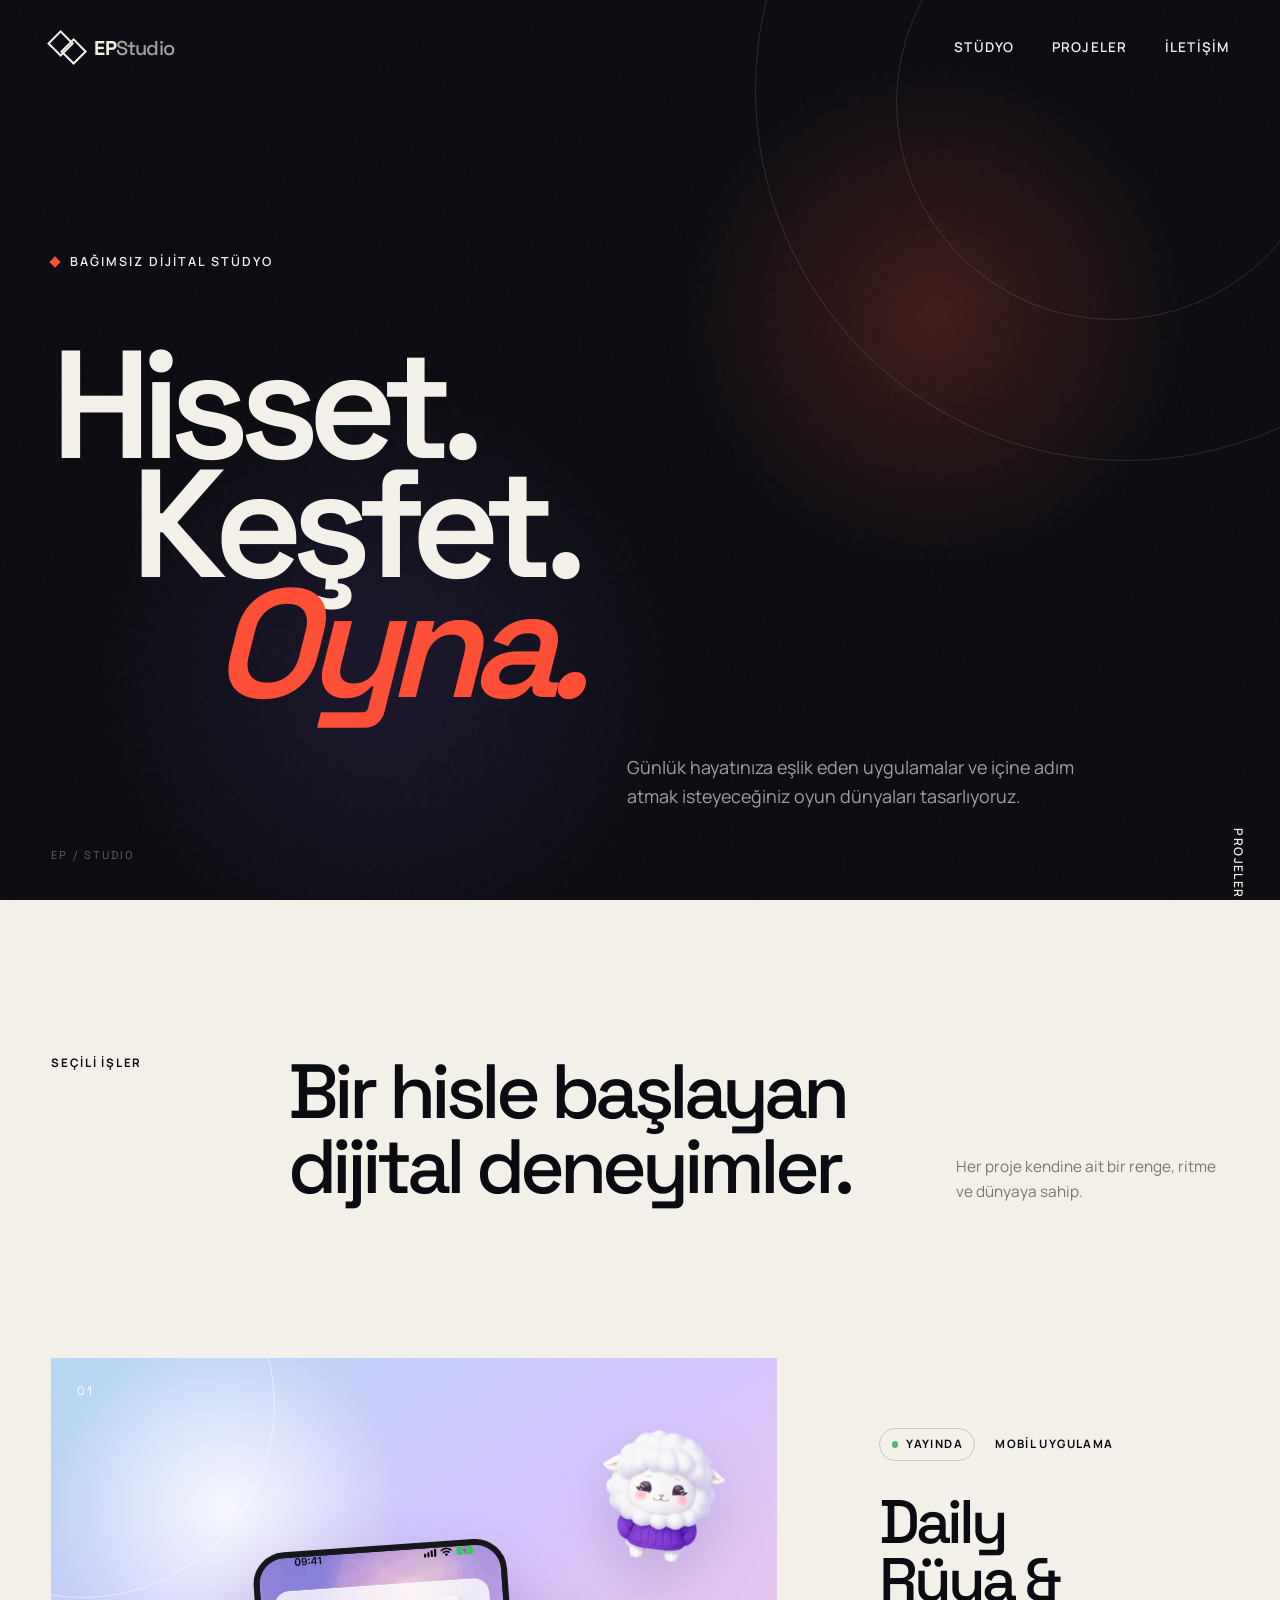
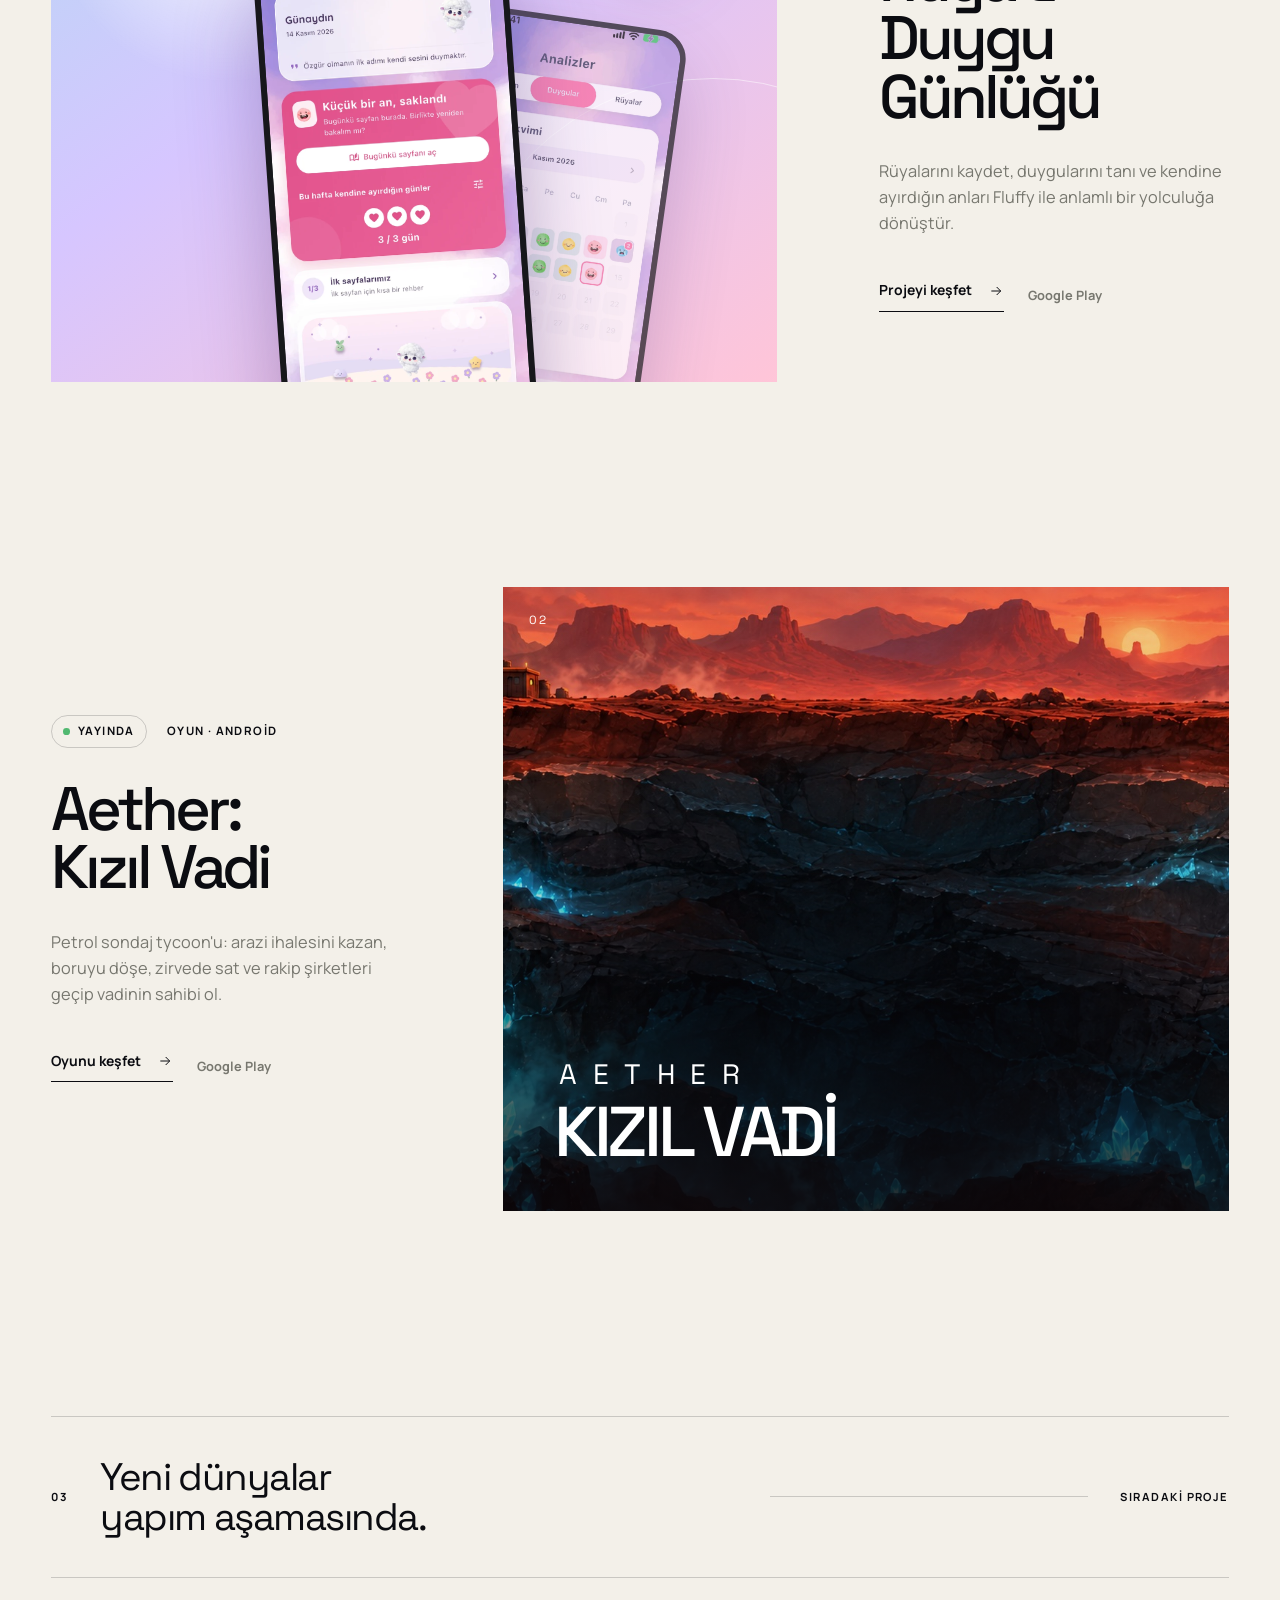
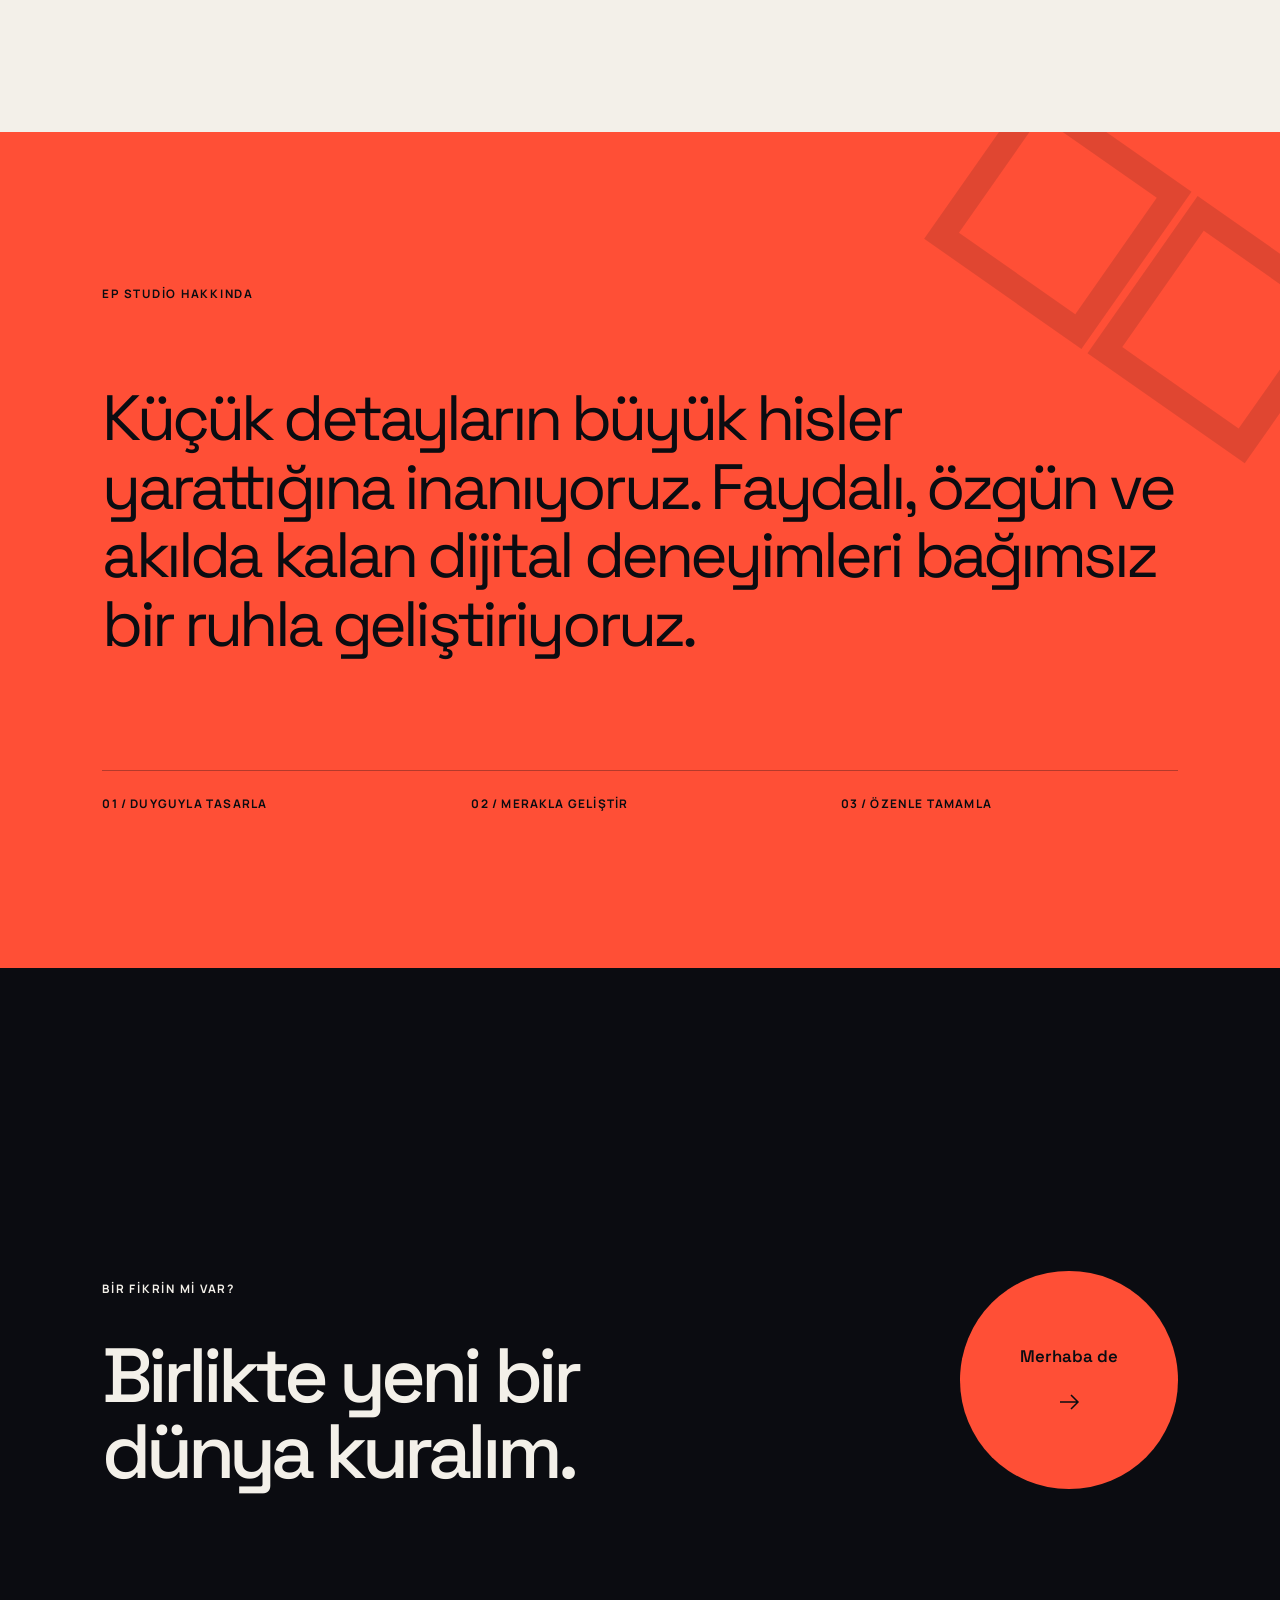
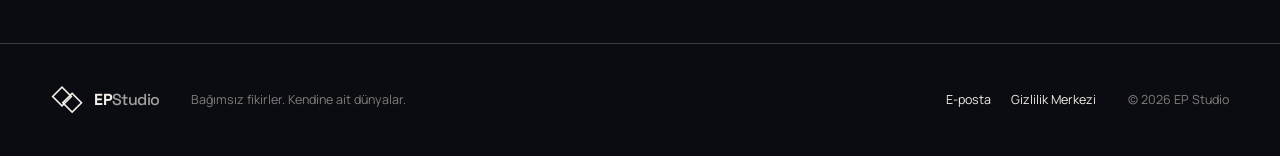
<file: index.html>
<!doctype html>
<html lang="tr">
  <head>
    <meta charset="UTF-8" />
    <meta name="viewport" content="width=device-width, initial-scale=1" />
    <meta name="theme-color" content="#08090d" />
    <meta name="description" content="EP Studio; duygulara dokunan uygulamalar ve keşfedilecek yeni dünyalar tasarlayan bağımsız bir dijital stüdyo." />
    <title>EP Studio — Hisset. Keşfet. Oyna.</title>
    <link rel="canonical" href="https://epstudios.com.tr/" />
    <meta property="og:type" content="website" />
    <meta property="og:site_name" content="EP Studio" />
    <meta property="og:locale" content="tr_TR" />
    <meta property="og:title" content="EP Studio — Hisset. Keşfet. Oyna." />
    <meta property="og:description" content="Duygulara dokunan uygulamalar ve keşfedilecek yeni dünyalar tasarlayan bağımsız bir dijital stüdyo." />
    <meta property="og:url" content="https://epstudios.com.tr/" />
    <meta property="og:image" content="https://epstudios.com.tr/images/daily/og-daily.jpg" />
    <meta name="twitter:card" content="summary_large_image" />
    <script type="application/ld+json">
      {"@context":"https://schema.org","@type":"Organization","name":"EP Studio","url":"https://epstudios.com.tr/","email":"epstudios.dev@gmail.com"}
    </script>
    <link rel="icon" type="image/svg+xml" href="./assets/favicon.svg" />
    <link rel="preconnect" href="https://fonts.googleapis.com" />
    <link rel="preconnect" href="https://fonts.gstatic.com" crossorigin />
    <link href="https://fonts.googleapis.com/css2?family=Manrope:wght@400;500;600;700;800&amp;family=Space+Grotesk:wght@500;600;700&amp;display=swap" rel="stylesheet" />
    <link rel="stylesheet" href="./assets/css/site.css?v=20261121" />
  </head>
  <body class="home-page">
    <a class="skip-link" href="#work">İçeriğe geç</a>

    <header class="site-header" data-header>
      <a class="brand" href="./" aria-label="EP Studio ana sayfa">
        <span class="brand-mark" aria-hidden="true"><i></i><i></i></span>
        <span>EP<span>Studio</span></span>
      </a>
      <button class="menu-button" type="button" aria-label="Menüyü aç" aria-expanded="false" data-menu-button>
        <span></span><span></span>
      </button>
      <nav class="site-nav" aria-label="Ana menü" data-nav>
        <a href="#studio">Stüdyo</a>
        <a href="#work">Projeler</a>
        <a href="#contact">İletişim</a>
      </nav>
    </header>

    <main>
      <section class="studio-hero" id="studio">
        <div class="hero-grain" aria-hidden="true"></div>
        <div class="hero-orbit orbit-one" aria-hidden="true"></div>
        <div class="hero-orbit orbit-two" aria-hidden="true"></div>
        <div class="hero-kicker reveal"><span></span>Bağımsız dijital stüdyo</div>

        <div class="hero-copy reveal">
          <h1>
            <span>Hisset.</span>
            <span>Keşfet.</span>
            <span class="accent-word">Oyna.</span>
          </h1>
          <p>Günlük hayatınıza eşlik eden uygulamalar ve içine adım atmak isteyeceğiniz oyun dünyaları tasarlıyoruz.</p>
        </div>

        <a class="scroll-cue" href="#work" aria-label="Projeleri gör">
          <span>Projelerimiz</span>
          <svg viewBox="0 0 24 24" aria-hidden="true"><path d="M12 4v15M6 13l6 6 6-6" /></svg>
        </a>
        <div class="hero-index" aria-hidden="true">EP / STUDIO</div>
      </section>

      <section class="work-section" id="work">
        <div class="section-intro reveal">
          <p class="eyebrow">Seçili işler</p>
          <h2>Bir hisle başlayan<br />dijital deneyimler.</h2>
          <p class="section-note">Her proje kendine ait bir renge, ritme ve dünyaya sahip.</p>
        </div>

        <div class="project-list">
          <article class="project project-dream reveal">
            <a class="project-visual" href="./uygulamalar/ruya-gunlugu/" aria-label="Daily — Rüya Günlüğü ve Duygu Takibi detaylarını gör">
              <div class="dream-backdrop"></div>
              <div class="dream-bloom dream-bloom-one"></div>
              <div class="dream-bloom dream-bloom-two"></div>
              <div class="phone-shell phone-back" aria-hidden="true"><img src="./images/daily/hero-analytics.webp" alt="" /></div>
              <div class="phone-shell phone-front"><img src="./images/daily/hero-home.webp" alt="Daily rüya ve duygu günlüğü uygulamasının ana ekranı" /></div>
              <img class="dream-mascot" src="./images/mascots/dream.png" alt="" aria-hidden="true" />
              <span class="project-number">01</span>
            </a>

            <div class="project-copy">
              <div class="project-meta">
                <span class="status status-live"><i></i>Yayında</span>
                <span>Mobil uygulama</span>
              </div>
              <h3>Daily<br />Rüya &amp; Duygu Günlüğü</h3>
              <p>Rüyalarını kaydet, duygularını tanı ve kendine ayırdığın anları Fluffy ile anlamlı bir yolculuğa dönüştür.</p>
              <div class="project-actions">
                <a class="text-link" href="./uygulamalar/ruya-gunlugu/">
                  Projeyi keşfet
                  <svg viewBox="0 0 24 24" aria-hidden="true"><path d="M5 12h14M13 6l6 6-6 6" /></svg>
                </a>
                <a class="store-link" href="https://play.google.com/store/apps/details?id=com.epstudios.emotionjourney" target="_blank" rel="noopener noreferrer">Google Play</a>
              </div>
            </div>
          </article>

          <article class="project project-aether reveal">
            <a class="project-visual" href="./oyunlar/aether-kizil-vadi/" aria-label="Aether: Kızıl Vadi oyun sayfasını gör">
              <img class="aether-art" src="./assets/images/aether-menu-background.jpg" alt="Aether: Kızıl Vadi oyununun sondaj kuleleri ve vadisi" />
              <div class="aether-overlay"></div>
              <div class="aether-title" aria-hidden="true"><small>AETHER</small><strong>KIZIL VADİ</strong></div>
              <span class="project-number">02</span>
            </a>

            <div class="project-copy">
              <div class="project-meta">
                <span class="status status-live"><i></i>Yayında</span>
                <span>Oyun · Android</span>
              </div>
              <h3>Aether:<br />Kızıl Vadi</h3>
              <p>Petrol sondaj tycoon'u: arazi ihalesini kazan, boruyu döşe, zirvede sat ve rakip şirketleri geçip vadinin sahibi ol.</p>
              <div class="project-actions">
                <a class="text-link" href="./oyunlar/aether-kizil-vadi/">
                  Oyunu keşfet
                  <svg viewBox="0 0 24 24" aria-hidden="true"><path d="M5 12h14M13 6l6 6-6 6" /></svg>
                </a>
                <a class="store-link" href="https://play.google.com/store/apps/details?id=com.epstudios.aethertycoon" target="_blank" rel="noopener noreferrer">Google Play</a>
              </div>
            </div>
          </article>
        </div>

        <div class="future-row reveal" aria-label="Gelecek projeler">
          <span>03</span>
          <p>Yeni dünyalar<br />yapım aşamasında.</p>
          <span class="future-line"></span>
          <span class="future-label">Sıradaki proje</span>
        </div>
      </section>

      <section class="manifesto-section">
        <div class="manifesto-mark" aria-hidden="true"><i></i><i></i></div>
        <p class="eyebrow reveal">EP Studio hakkında</p>
        <p class="manifesto-copy reveal">Küçük detayların büyük hisler yarattığına inanıyoruz. Faydalı, özgün ve akılda kalan dijital deneyimleri bağımsız bir ruhla geliştiriyoruz.</p>
        <div class="principles reveal">
          <span>01 / Duyguyla tasarla</span>
          <span>02 / Merakla geliştir</span>
          <span>03 / Özenle tamamla</span>
        </div>
      </section>

      <section class="contact-section" id="contact">
        <div class="contact-copy reveal">
          <p class="eyebrow">Bir fikrin mi var?</p>
          <h2>Birlikte yeni bir<br />dünya kuralım.</h2>
        </div>
        <a class="contact-button reveal" href="mailto:epstudios.dev@gmail.com">
          <span>Merhaba de</span>
          <svg viewBox="0 0 32 32" aria-hidden="true"><path d="M7 16h18M18 9l7 7-7 7" /></svg>
        </a>
      </section>
    </main>

    <footer class="site-footer">
      <a class="brand brand-footer" href="./" aria-label="EP Studio ana sayfa">
        <span class="brand-mark" aria-hidden="true"><i></i><i></i></span>
        <span>EP<span>Studio</span></span>
      </a>
      <p>Bağımsız fikirler. Kendine ait dünyalar.</p>
      <div class="footer-links">
        <a href="mailto:epstudios.dev@gmail.com">E-posta</a>
        <a href="./gizlilik/">Gizlilik Merkezi</a>
      </div>
      <span class="copyright">© <span data-year></span> EP Studio</span>
    </footer>

    <script src="./assets/js/site.js?v=20261121" defer></script>
  </body>
</html>
</file>
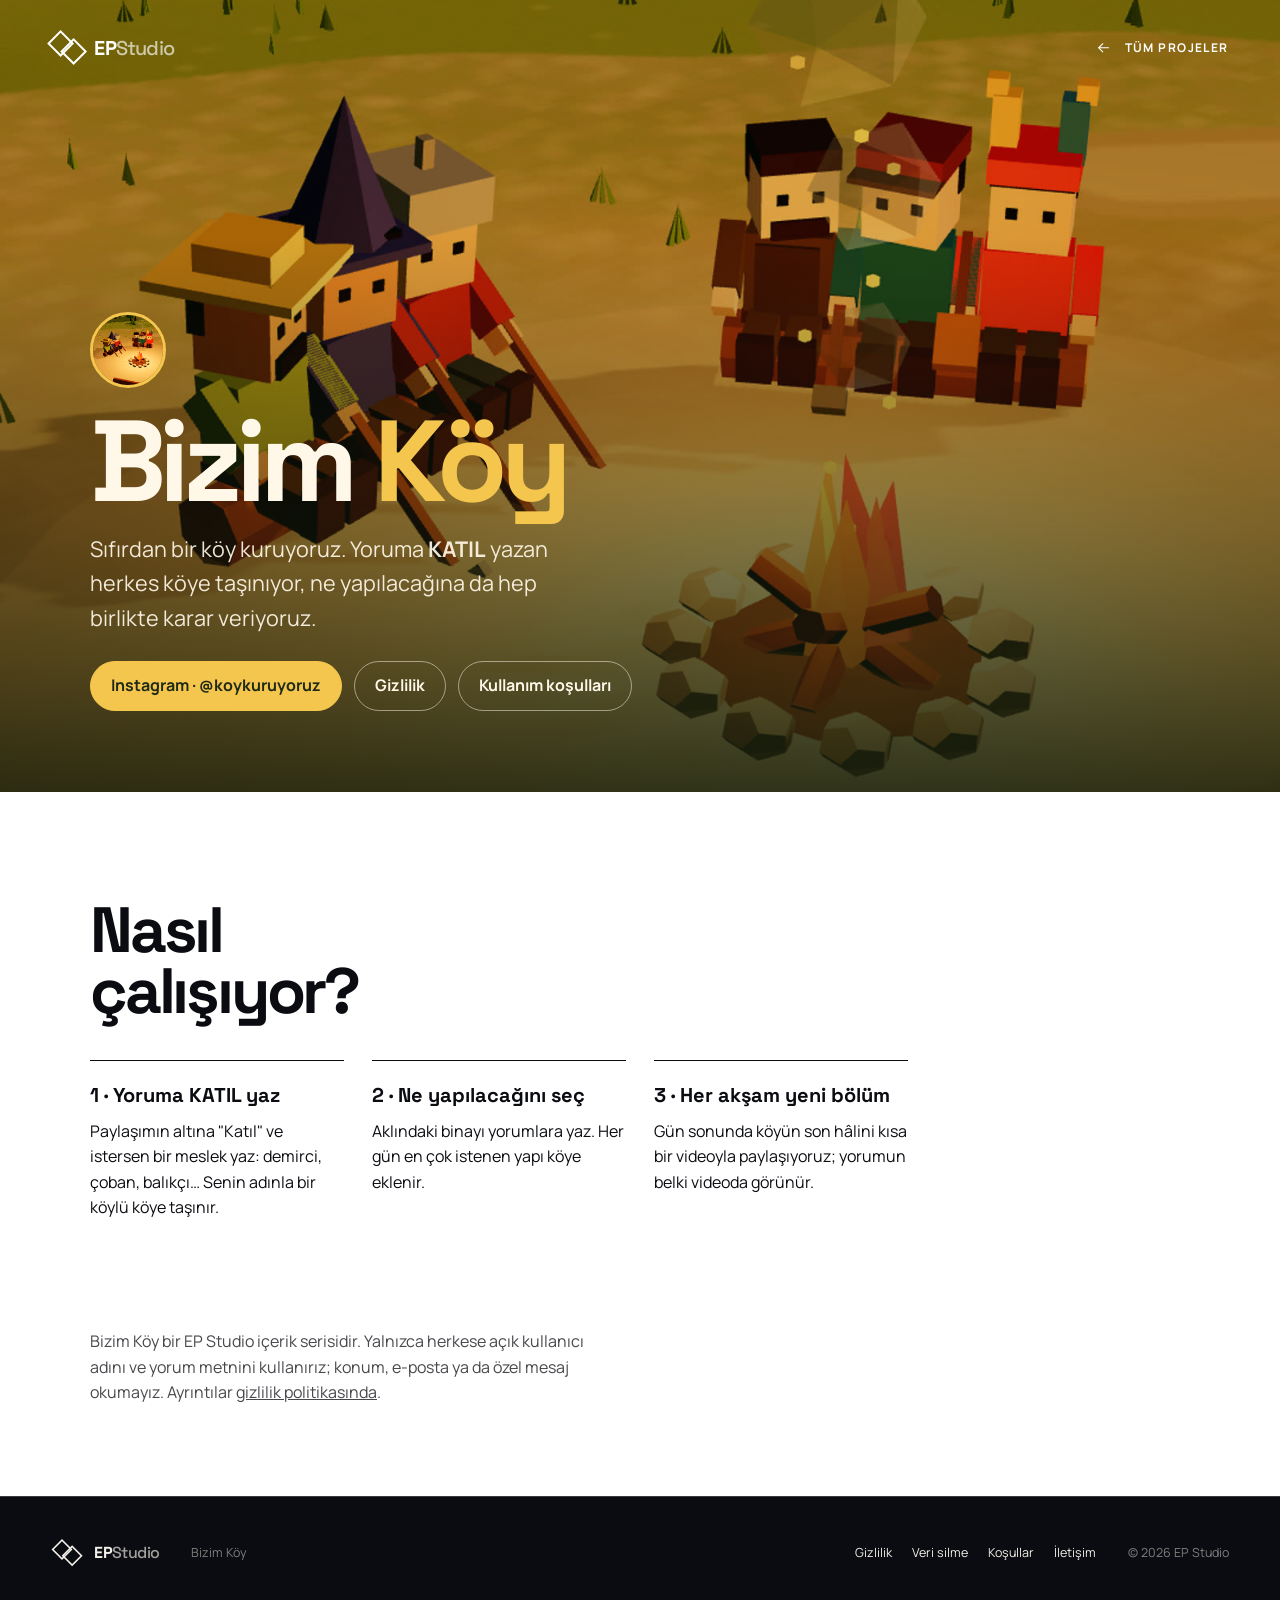
<file: bizim-koy/index.html>
<!doctype html>
<html lang="tr">
  <head>
    <meta charset="UTF-8" />
    <meta name="viewport" content="width=device-width, initial-scale=1" />
    <meta name="theme-color" content="#1f2a16" />
    <meta name="description" content="Bizim Köy — yorumlarla büyüyen bir köy. Yoruma KATIL yaz, köye taşın. EP Studio." />
    <title>Bizim Köy — Yorumlarla büyüyen köy | EP Studio</title>
    <link rel="icon" type="image/png" href="../assets/images/bizim-koy-icon.png" />
    <link rel="preconnect" href="https://fonts.googleapis.com" />
    <link rel="preconnect" href="https://fonts.gstatic.com" crossorigin />
    <link href="https://fonts.googleapis.com/css2?family=Manrope:wght@400;500;600;700;800&amp;family=Space+Grotesk:wght@500;600;700&amp;display=swap" rel="stylesheet" />
    <link rel="stylesheet" href="../assets/css/site.css?v=20261121" />
    <style>
      .koy-hero { position: relative; min-height: 88svh; display: grid; align-items: end; overflow: hidden; background: #1f2a16; color: #fff8e8; }
      .koy-hero img.koy-art { position: absolute; inset: 0; width: 100%; height: 100%; object-fit: cover; object-position: 50% 40%; }
      .koy-hero::after { content: ""; position: absolute; inset: 0; background: linear-gradient(180deg, rgba(20,28,12,.15) 30%, rgba(20,28,12,.88)); }
      .koy-copy { position: relative; z-index: 1; padding: 0 max(20px, calc((100vw - 1100px) / 2)) 9vh; max-width: 1200px; }
      .koy-copy .koy-icon { width: 76px; height: 76px; border-radius: 50%; border: 3px solid #f4c64e; margin-bottom: 22px; }
      .koy-copy h1 { font-family: var(--display); font-size: clamp(3.4rem, 9vw, 8rem); letter-spacing: -.06em; line-height: .9; margin: 0; }
      .koy-copy h1 span { color: #f4c64e; }
      .koy-copy p { font-size: clamp(1.05rem, 2vw, 1.35rem); max-width: 36ch; margin-top: 18px; opacity: .92; }
      .koy-links { display: flex; flex-wrap: wrap; gap: 12px; margin-top: 26px; }
      .koy-links a { border: 1px solid rgba(255,248,232,.5); border-radius: 999px; padding: 11px 20px; font-weight: 700; color: inherit; text-decoration: none; }
      .koy-links a:first-child { background: #f4c64e; border-color: #f4c64e; color: #1f2a16; }
      .koy-how { padding: 12vh max(20px, calc((100vw - 1100px) / 2)); display: grid; gap: 28px; grid-template-columns: repeat(auto-fit, minmax(240px, 1fr)); }
      .koy-how h2 { grid-column: 1 / -1; font-family: var(--display); font-size: clamp(2.2rem, 5vw, 4rem); letter-spacing: -.05em; line-height: .95; margin: 0 0 10px; }
      .koy-how article { border-top: 1px solid currentColor; padding-top: 18px; }
      .koy-how article b { display: block; font-family: var(--display); font-size: 1.25rem; margin-bottom: 8px; }
      .koy-note { padding: 0 max(20px, calc((100vw - 1100px) / 2)) 10vh; opacity: .75; max-width: 70ch; }
    </style>
  </head>
  <body class="detail-page">
    <a class="skip-link" href="#content">İçeriğe geç</a>
    <header class="site-header detail-header" data-header>
      <a class="brand" href="../" aria-label="EP Studio ana sayfa">
        <span class="brand-mark" aria-hidden="true"><i></i><i></i></span>
        <span>EP<span>Studio</span></span>
      </a>
      <a class="back-link" href="../">
        <svg viewBox="0 0 24 24" aria-hidden="true"><path d="M19 12H5m6-6-6 6 6 6" /></svg>
        Tüm projeler
      </a>
    </header>

    <main id="content">
      <section class="koy-hero">
        <img class="koy-art" src="../assets/images/bizim-koy-hero.jpg" alt="Ormanın ortasında kamp ateşi ve etrafında oturan köylüler" />
        <div class="koy-copy">
          <img class="koy-icon" src="../assets/images/bizim-koy-icon.png" alt="Bizim Köy ikonu" />
          <h1>Bizim <span>Köy</span></h1>
          <p>Sıfırdan bir köy kuruyoruz. Yoruma <b>KATIL</b> yazan herkes köye taşınıyor, ne yapılacağına da hep birlikte karar veriyoruz.</p>
          <div class="koy-links">
            <a href="https://www.instagram.com/koykuruyoruz/">Instagram · @koykuruyoruz</a>
            <a href="gizlilik/">Gizlilik</a>
            <a href="kosullar/">Kullanım koşulları</a>
          </div>
        </div>
      </section>

      <section class="koy-how">
        <h2>Nasıl<br />çalışıyor?</h2>
        <article><b>1 · Yoruma KATIL yaz</b>Paylaşımın altına "Katıl" ve istersen bir meslek yaz: demirci, çoban, balıkçı… Senin adınla bir köylü köye taşınır.</article>
        <article><b>2 · Ne yapılacağını seç</b>Aklındaki binayı yorumlara yaz. Her gün en çok istenen yapı köye eklenir.</article>
        <article><b>3 · Her akşam yeni bölüm</b>Gün sonunda köyün son hâlini kısa bir videoyla paylaşıyoruz; yorumun belki videoda görünür.</article>
      </section>
      <p class="koy-note">Bizim Köy bir EP Studio içerik serisidir. Yalnızca herkese açık kullanıcı adını ve yorum metnini kullanırız; konum, e-posta ya da özel mesaj okumayız. Ayrıntılar <a href="gizlilik/">gizlilik politikasında</a>.</p>
    </main>

    <footer class="site-footer detail-footer">
      <a class="brand brand-footer" href="../" aria-label="EP Studio ana sayfa">
        <span class="brand-mark" aria-hidden="true"><i></i><i></i></span>
        <span>EP<span>Studio</span></span>
      </a>
      <p>Bizim Köy</p>
      <div class="footer-links"><a href="gizlilik/">Gizlilik</a><a href="gizlilik/#veri-silme">Veri silme</a><a href="kosullar/">Koşullar</a><a href="mailto:epstudios.dev@gmail.com">İletişim</a></div>
      <span class="copyright">© <span data-year></span> EP Studio</span>
    </footer>
    <script src="../assets/js/site.js?v=20261121" defer></script>
  </body>
</html>
</file>
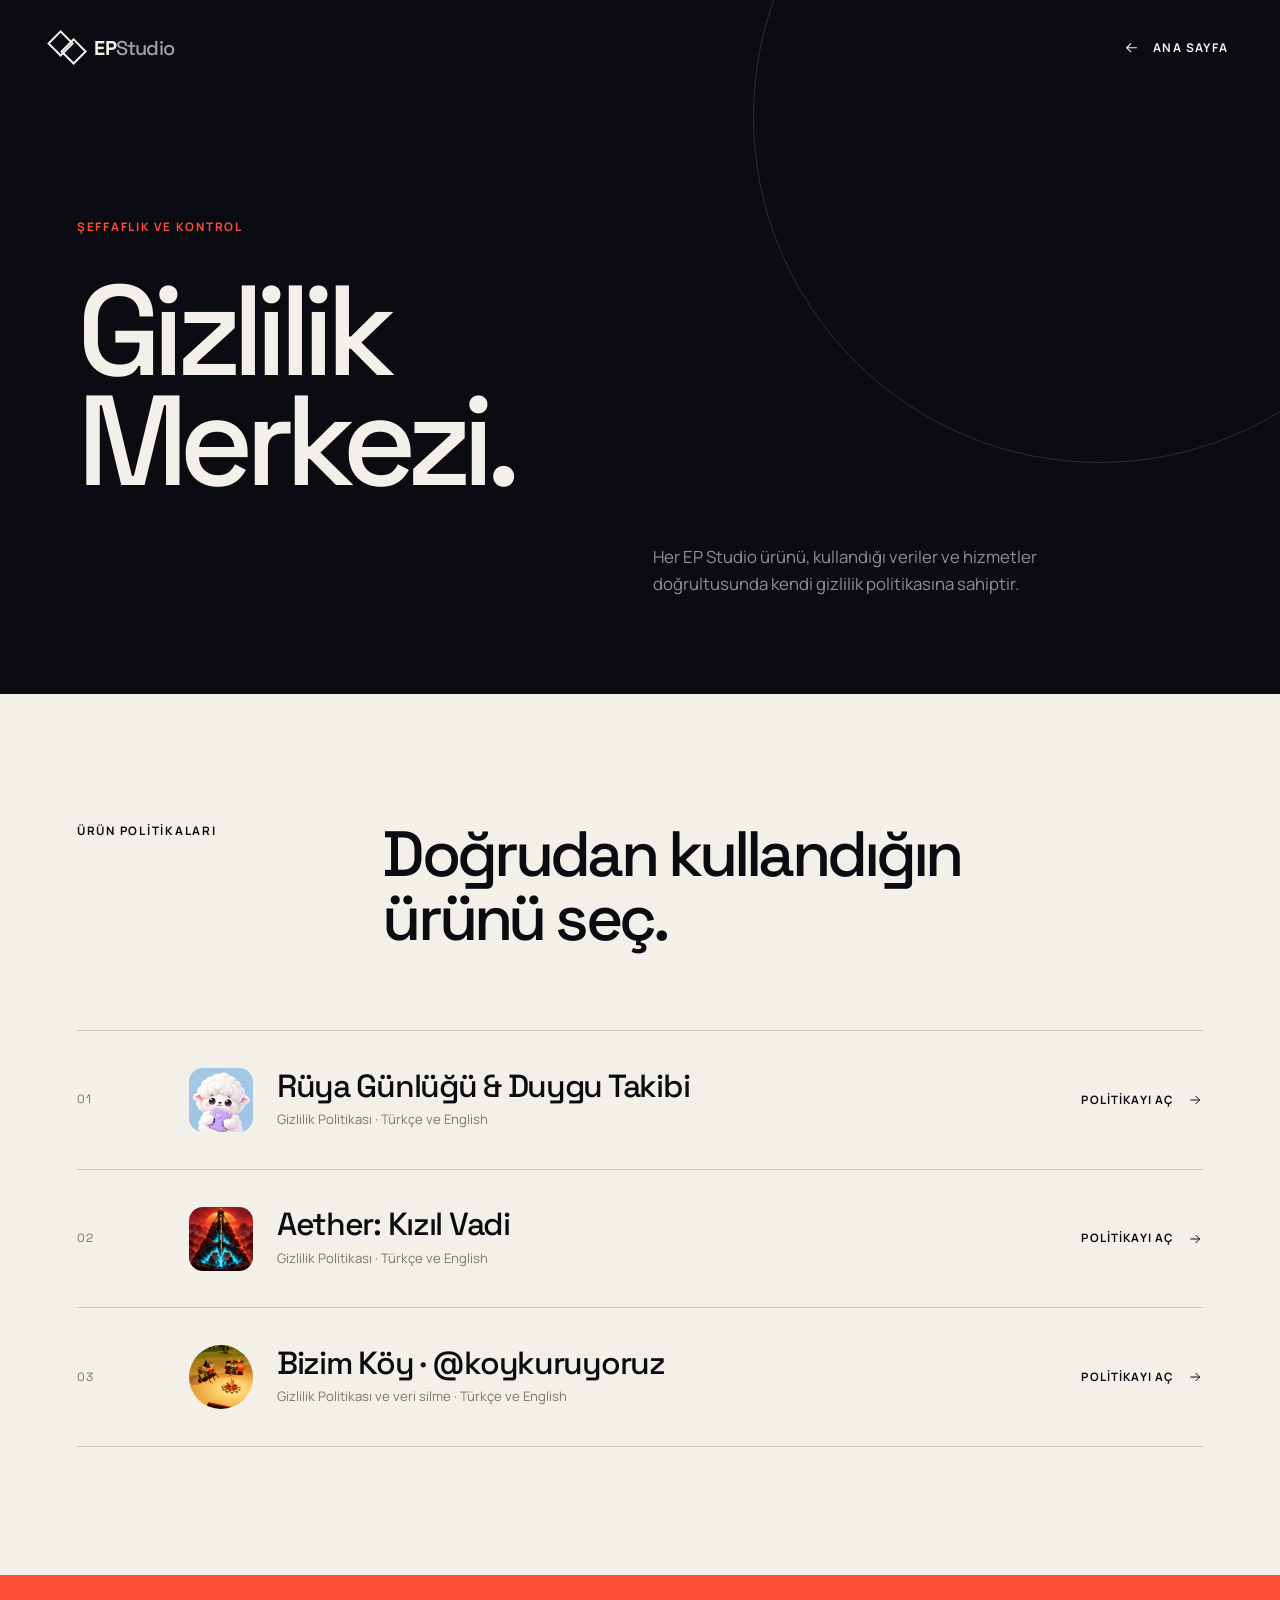
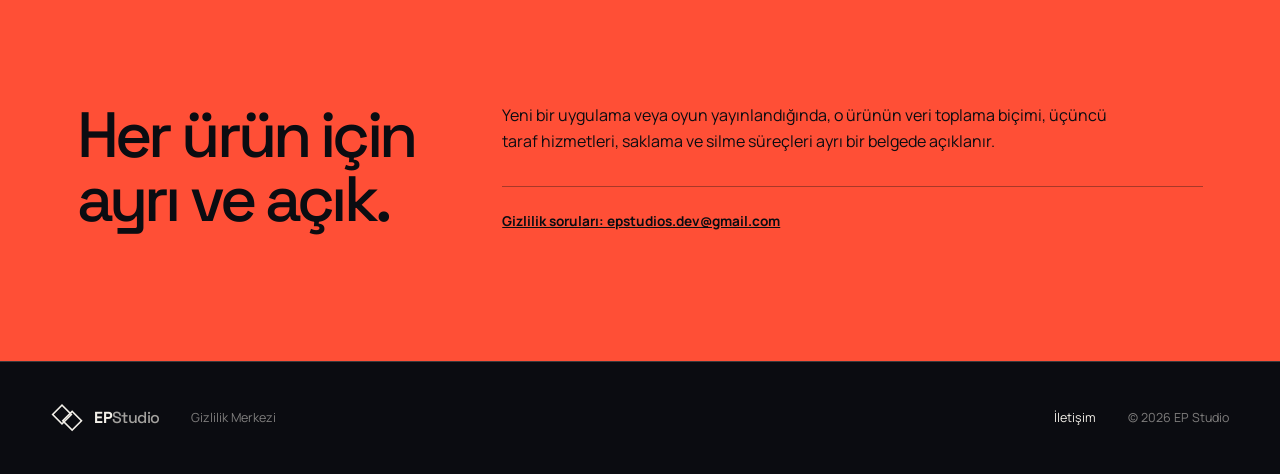
<file: gizlilik/index.html>
<!doctype html>
<html lang="tr">
  <head>
    <meta charset="UTF-8" />
    <meta name="viewport" content="width=device-width, initial-scale=1" />
    <meta name="theme-color" content="#0b0c11" />
    <meta name="description" content="EP Studio uygulama ve oyunlarına ait gizlilik politikaları." />
    <title>Gizlilik Merkezi — EP Studio</title>
    <link rel="icon" type="image/svg+xml" href="../assets/favicon.svg" />
    <link rel="preconnect" href="https://fonts.googleapis.com" />
    <link rel="preconnect" href="https://fonts.gstatic.com" crossorigin />
    <link href="https://fonts.googleapis.com/css2?family=Manrope:wght@400;500;600;700;800&amp;family=Space+Grotesk:wght@500;600;700&amp;display=swap" rel="stylesheet" />
    <link rel="stylesheet" href="../assets/css/site.css?v=20261121" />
  </head>
  <body class="privacy-center">
    <a class="skip-link" href="#policies">İçeriğe geç</a>
    <header class="site-header" data-header>
      <a class="brand" href="../" aria-label="EP Studio ana sayfa">
        <span class="brand-mark" aria-hidden="true"><i></i><i></i></span>
        <span>EP<span>Studio</span></span>
      </a>
      <a class="back-link" href="../">
        <svg viewBox="0 0 24 24" aria-hidden="true"><path d="M19 12H5m6-6-6 6 6 6" /></svg>
        Ana sayfa
      </a>
    </header>

    <main>
      <section class="privacy-hero">
        <p class="eyebrow reveal">Şeffaflık ve kontrol</p>
        <h1 class="reveal">Gizlilik<br />Merkezi.</h1>
        <p class="reveal">Her EP Studio ürünü, kullandığı veriler ve hizmetler doğrultusunda kendi gizlilik politikasına sahiptir.</p>
      </section>

      <section class="privacy-list" id="policies">
        <div class="privacy-list-head reveal">
          <p class="eyebrow">Ürün politikaları</p>
          <h2>Doğrudan kullandığın<br />ürünü seç.</h2>
        </div>

        <a class="policy-card reveal" href="../privacy-policy/">
          <span class="policy-card-number">01</span>
          <span class="policy-card-main">
            <img src="../images/app-icon.png" alt="" aria-hidden="true" />
            <span>
              <h3>Rüya Günlüğü &amp; Duygu Takibi</h3>
              <p>Gizlilik Politikası · Türkçe ve English</p>
            </span>
          </span>
          <span class="policy-card-action">
            Politikayı aç
            <svg viewBox="0 0 24 24" aria-hidden="true"><path d="M5 12h14M13 6l6 6-6 6" /></svg>
          </span>
        </a>

        <a class="policy-card reveal" href="../oyunlar/aether-kizil-vadi/privacy-policy/">
          <span class="policy-card-number">02</span>
          <span class="policy-card-main">
            <img src="../assets/images/aether-icon.png" alt="" aria-hidden="true" style="border-radius: 14px;" />
            <span>
              <h3>Aether: Kızıl Vadi</h3>
              <p>Gizlilik Politikası · Türkçe ve English</p>
            </span>
          </span>
          <span class="policy-card-action">
            Politikayı aç
            <svg viewBox="0 0 24 24" aria-hidden="true"><path d="M5 12h14M13 6l6 6-6 6" /></svg>
          </span>
        </a>

        <a class="policy-card reveal" href="../bizim-koy/gizlilik/">
          <span class="policy-card-number">03</span>
          <span class="policy-card-main">
            <img src="../assets/images/bizim-koy-icon.png" alt="" aria-hidden="true" style="border-radius: 50%;" />
            <span>
              <h3>Bizim Köy · @koykuruyoruz</h3>
              <p>Gizlilik Politikası ve veri silme · Türkçe ve English</p>
            </span>
          </span>
          <span class="policy-card-action">
            Politikayı aç
            <svg viewBox="0 0 24 24" aria-hidden="true"><path d="M5 12h14M13 6l6 6-6 6" /></svg>
          </span>
        </a>
      </section>

      <section class="privacy-guidance">
        <h2 class="reveal">Her ürün için<br />ayrı ve açık.</h2>
        <div class="privacy-guidance-copy reveal">
          <p>Yeni bir uygulama veya oyun yayınlandığında, o ürünün veri toplama biçimi, üçüncü taraf hizmetleri, saklama ve silme süreçleri ayrı bir belgede açıklanır.</p>
          <a class="privacy-contact" href="mailto:epstudios.dev@gmail.com">Gizlilik soruları: epstudios.dev@gmail.com</a>
        </div>
      </section>
    </main>

    <footer class="site-footer">
      <a class="brand brand-footer" href="../" aria-label="EP Studio ana sayfa">
        <span class="brand-mark" aria-hidden="true"><i></i><i></i></span>
        <span>EP<span>Studio</span></span>
      </a>
      <p>Gizlilik Merkezi</p>
      <div class="footer-links"><a href="mailto:epstudios.dev@gmail.com">İletişim</a></div>
      <span class="copyright">© <span data-year></span> EP Studio</span>
    </footer>
    <script src="../assets/js/site.js?v=20261121" defer></script>
  </body>
</html>
</file>
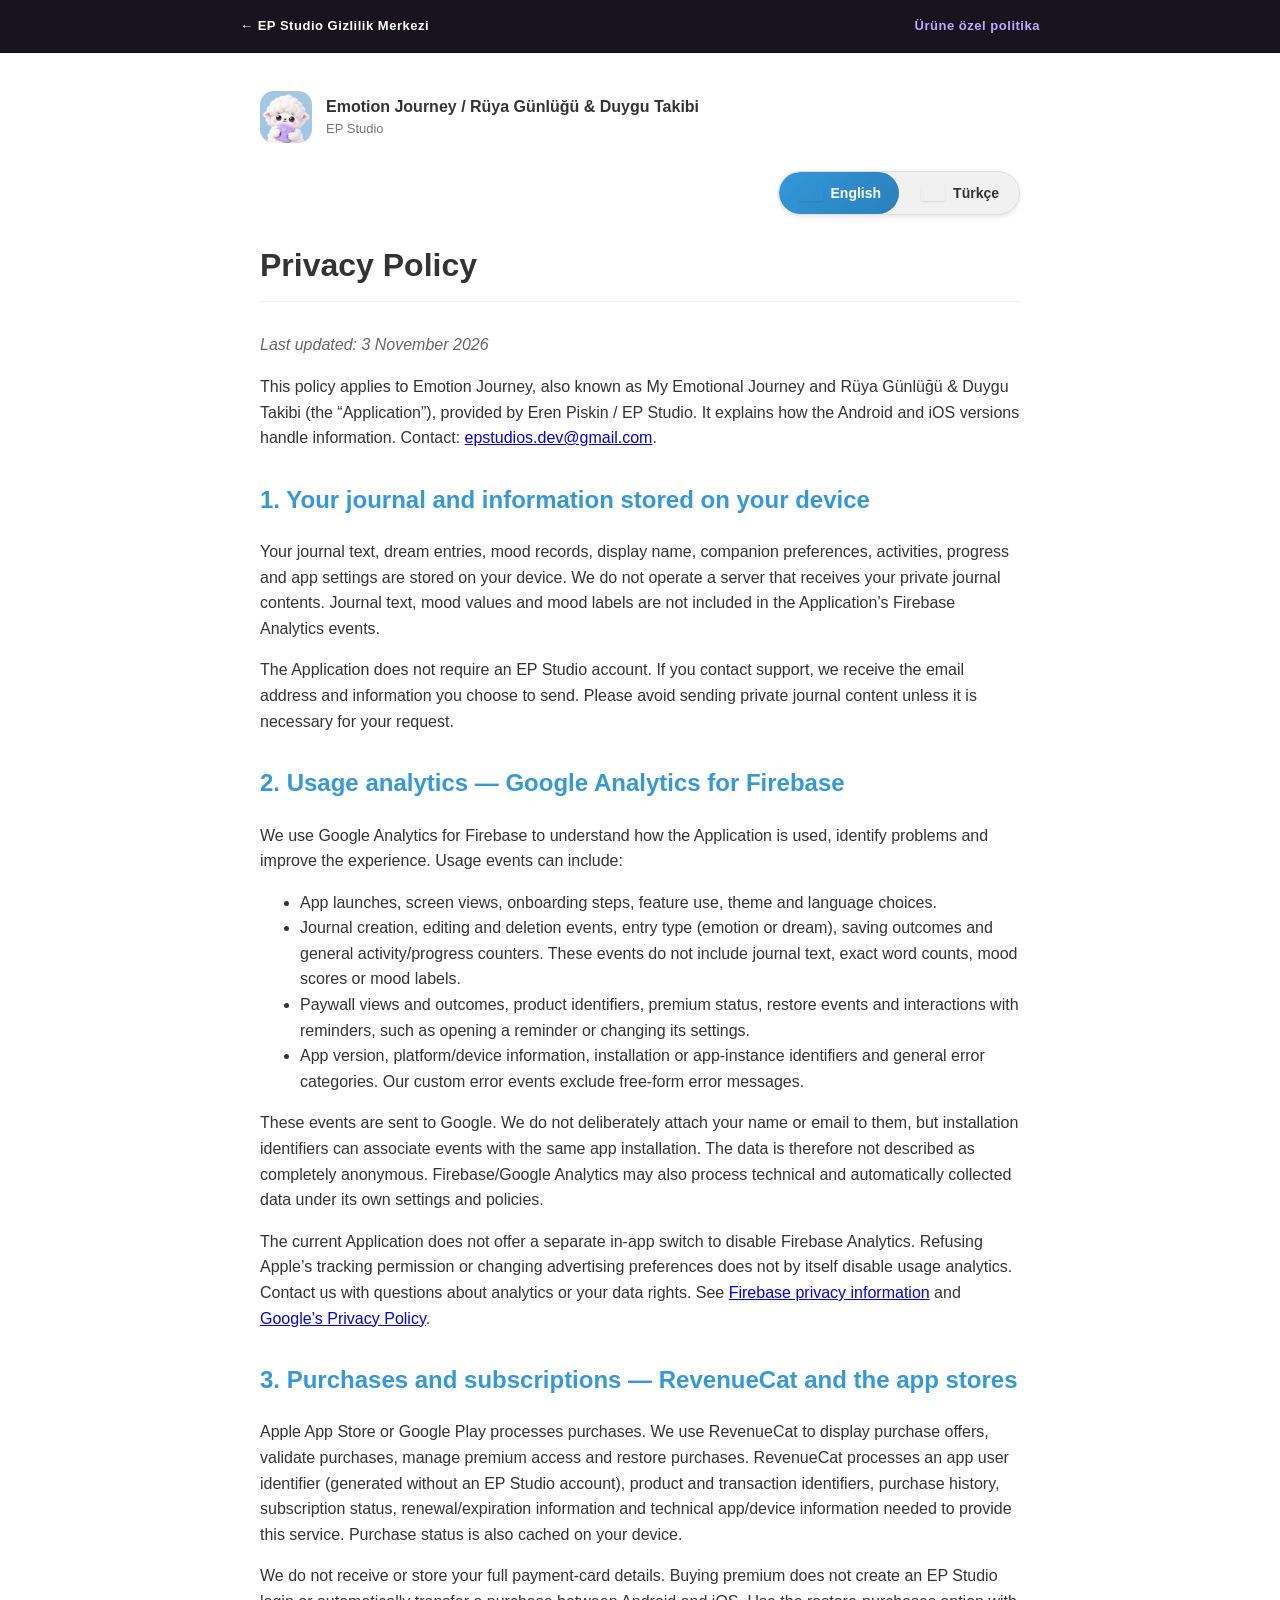
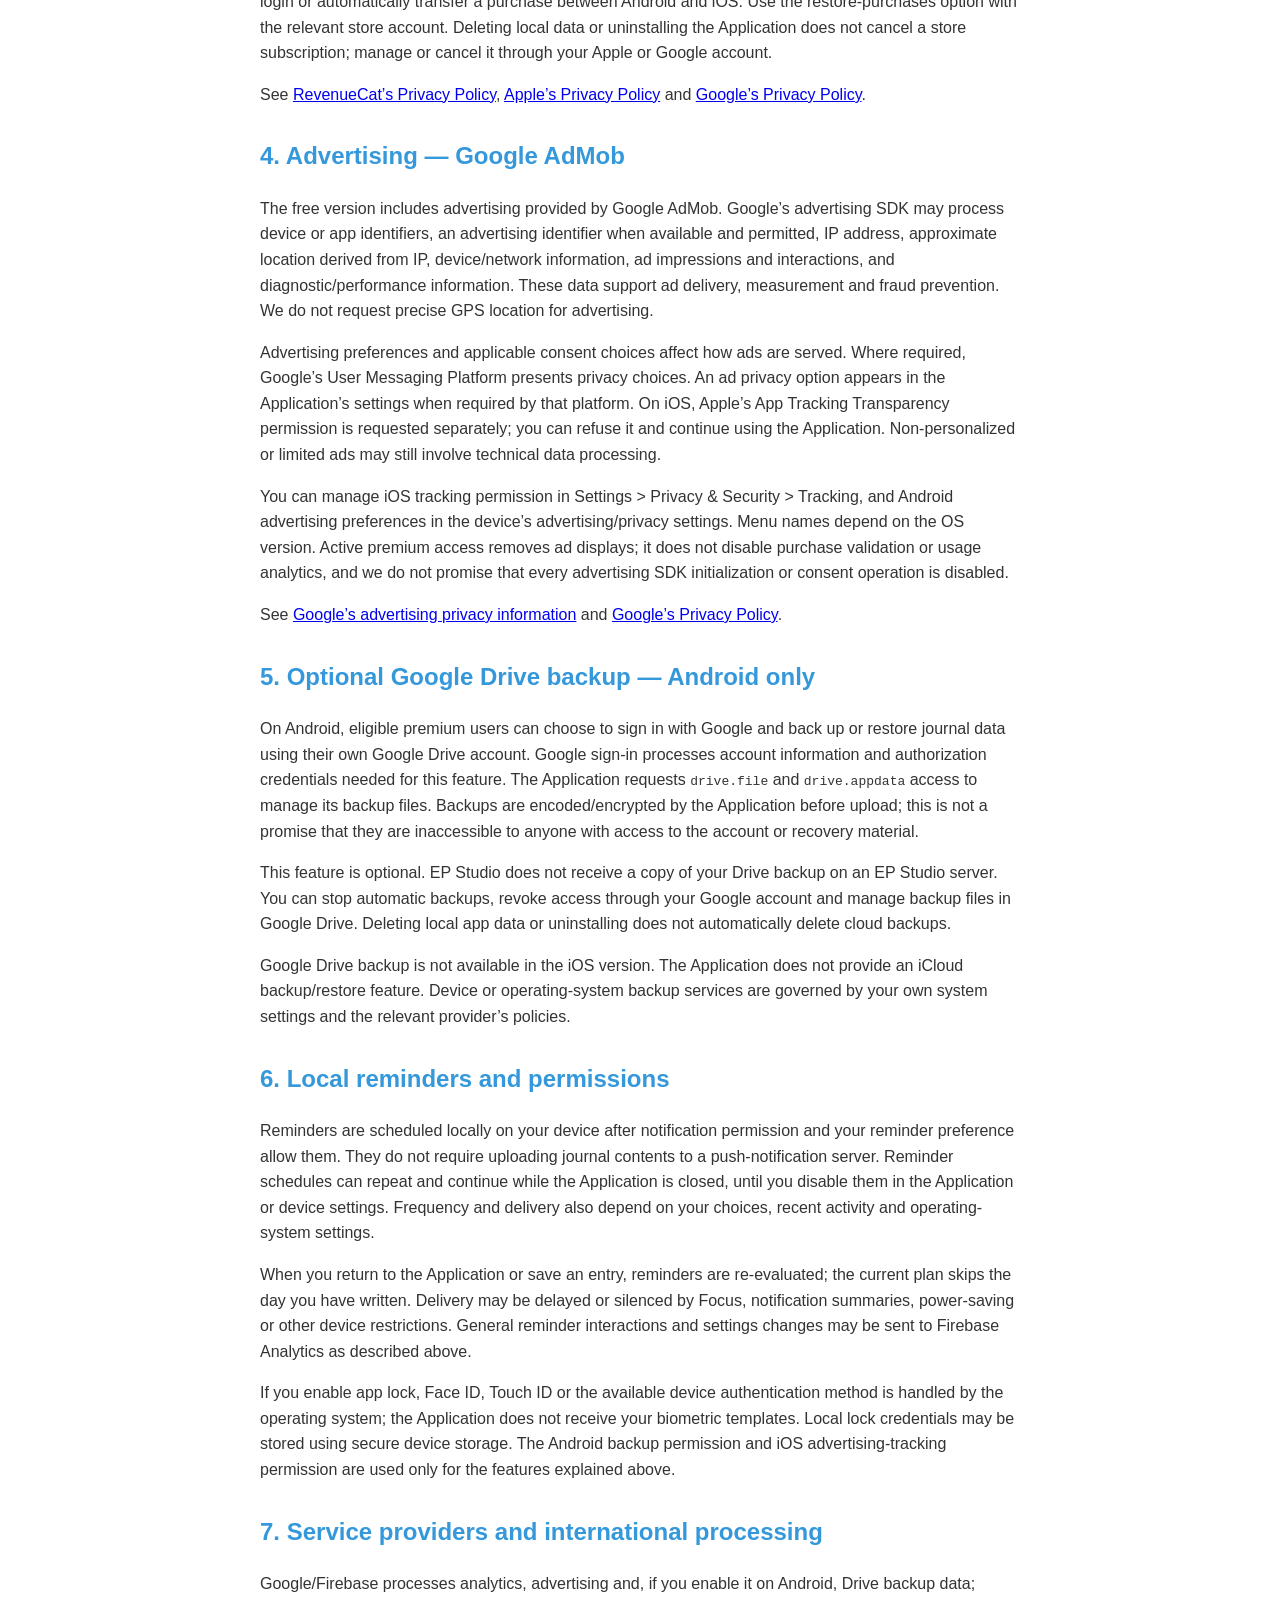
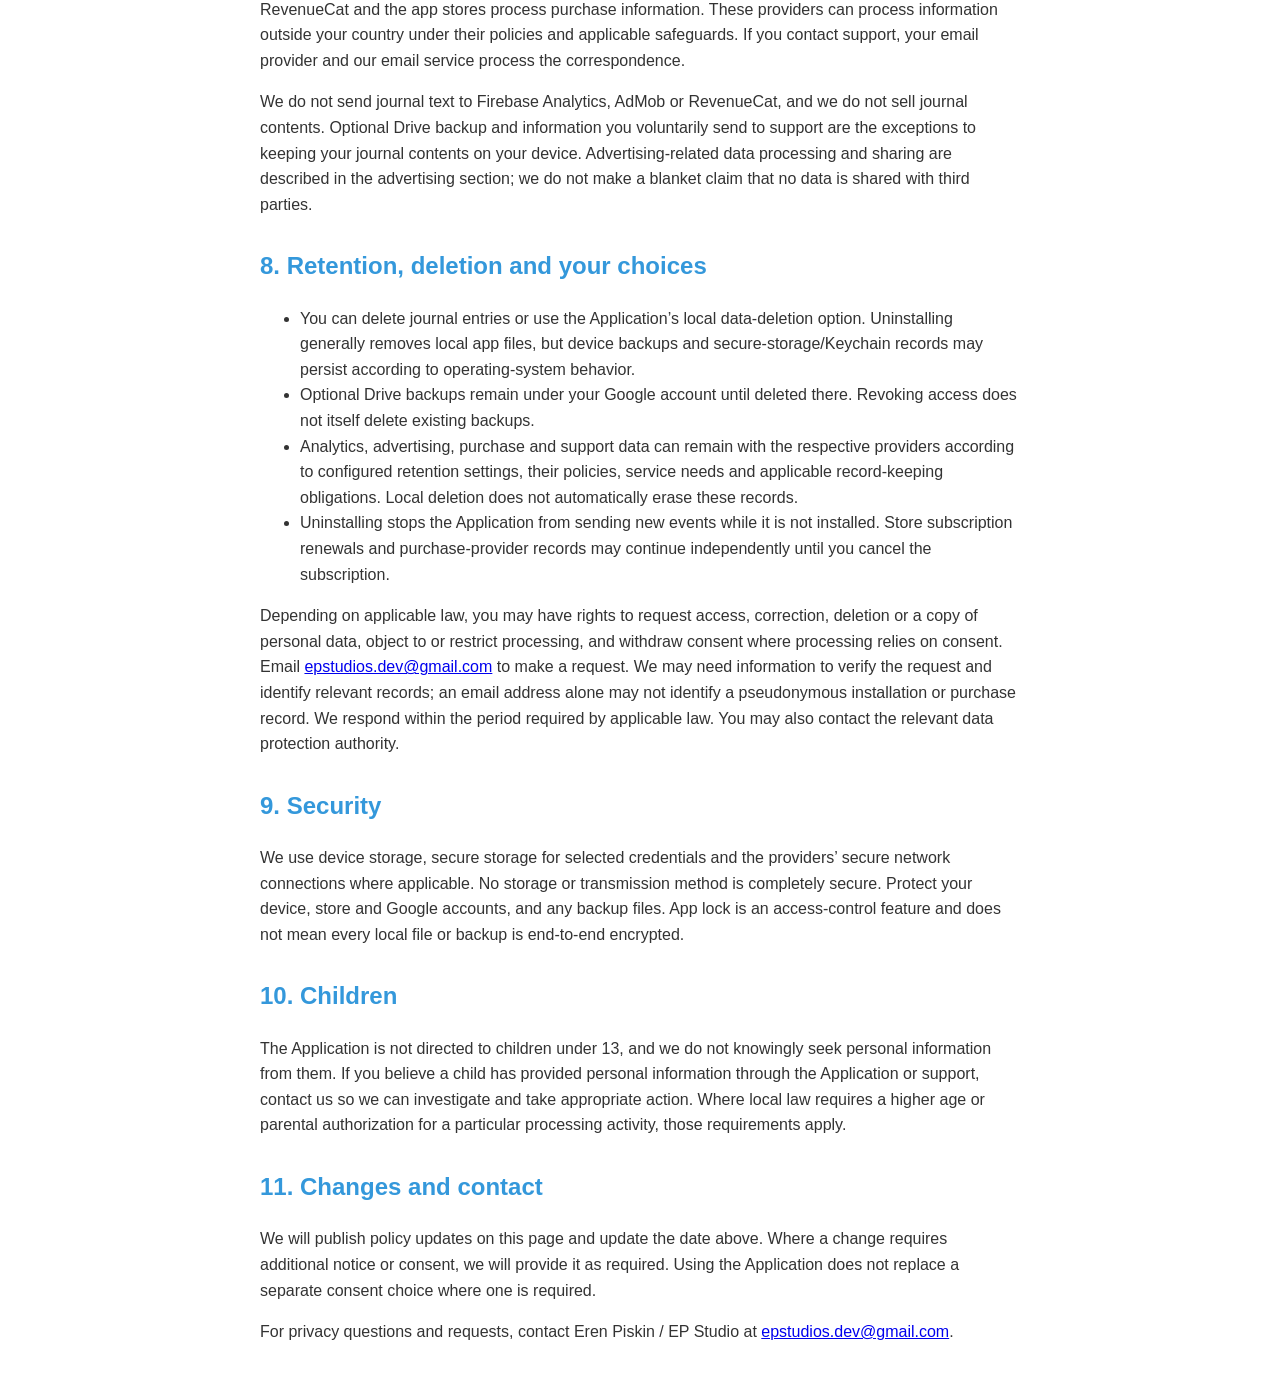
<file: privacy-policy/index.html>
<!DOCTYPE html>
<html lang="en">
<head>
    <meta charset="utf-8">
    <meta name="viewport" content="width=device-width, initial-scale=1">
    <title>Privacy Policy — Emotion Journey / Rüya Günlüğü &amp; Duygu Takibi</title>
    <meta name="description" content="Rüya Günlüğü &amp; Duygu Takibi application privacy policy in English and Turkish.">
    <link rel="icon" type="image/png" href="../images/app-icon.png">
    <style>
        * {
            box-sizing: border-box;
        }
        body {
            font-family: Arial, sans-serif;
            margin: 0;
            padding: 0;
            color: #333;
            line-height: 1.6;
        }
        .policy-topbar {
            align-items: center;
            background: #17141e;
            color: #fff;
            display: flex;
            font-size: 13px;
            font-weight: 700;
            justify-content: space-between;
            letter-spacing: .04em;
            padding: 16px max(20px, calc((100vw - 800px) / 2));
            text-decoration: none;
        }
        .policy-topbar span:last-child {
            color: #bca9ff;
        }
        .container {
            max-width: 800px;
            margin: 0 auto;
            padding: 20px;
        }
        .policy-product {
            align-items: center;
            display: flex;
            gap: 14px;
            margin: 18px 0 28px;
        }
        .policy-product img {
            border-radius: 14px;
            height: 52px;
            width: 52px;
        }
        .policy-product strong,
        .policy-product span {
            display: block;
        }
        .policy-product span {
            color: #777;
            font-size: 13px;
        }
        h1 {
            color: #333;
            border-bottom: 1px solid #eee;
            padding-bottom: 10px;
        }
        h2 {
            color: #3498db;
            margin-top: 30px;
        }
        p {
            margin-bottom: 15px;
        }
        ul {
            margin-bottom: 15px;
        }
        li ul {
            margin-top: 10px;
        }
        .highlight {
            background-color: #f8f9fa;
            padding: 15px;
            border-left: 4px solid #3498db;
            margin-bottom: 15px;
        }
        .updated-date {
            font-style: italic;
            color: #666;
            margin-top: 30px;
        }
        
        /* Improved Language switcher styles */
        .language-switcher {
            display: flex;
            justify-content: flex-end;
            margin-bottom: 25px;
        }
        
        .language-toggle {
            display: flex;
            position: relative;
            background-color: #f1f1f1;
            border-radius: 30px;
            box-shadow: 0 2px 5px rgba(0,0,0,0.1);
            overflow: hidden;
            border: 1px solid #e0e0e0;
        }
        
        .language-toggle label {
            display: flex;
            align-items: center;
            justify-content: center;
            padding: 10px 20px;
            font-size: 14px;
            font-weight: 600;
            cursor: pointer;
            position: relative;
            z-index: 1;
            transition: color 0.3s ease;
            min-width: 90px;
            user-select: none;
        }
        
       .lang-flag {
    display: inline-block;
    margin-right: 8px;
    height: 16px;
    width: 24px;
    background-size: cover;
    background-position: center;
    border-radius: 2px;
    box-shadow: 0 1px 2px rgba(0,0,0,0.1);
}

/* Yeni PNG bayrak görselleri */
.en-flag {
    background-image: url('https://flagcdn.com/w40/gb.png'); /* İngiltere bayrağı (UK English) */
}

.tr-flag {
    background-image: url('https://flagcdn.com/w40/tr.png'); /* Türkiye bayrağı */
}
        
        #language-en:checked ~ .slider {
            transform: translateX(0);
        }
        
        #language-tr:checked ~ .slider {
            transform: translateX(100%);
        }
        
        #language-en:checked ~ label[for="language-en"] {
            color: white;
        }
        
        #language-tr:checked ~ label[for="language-tr"] {
            color: white;
        }
        
        .slider {
            position: absolute;
            height: 100%;
            width: 50%;
            background-image: linear-gradient(135deg, #3498db, #2980b9);
            border-radius: 30px;
            transition: transform 0.3s cubic-bezier(0.645, 0.045, 0.355, 1);
            z-index: 0;
        }
        
        input[type="radio"] {
            position: absolute;
            width: 1px;
            height: 1px;
            opacity: 0;
        }
        input[type="radio"]:focus-visible ~ label {
            outline: 2px solid #17141e;
            outline-offset: -3px;
        }
        code {
            overflow-wrap: anywhere;
        }
        a {
            overflow-wrap: anywhere;
        }
        
        /* Language content */
        .tr-content {
            display: none;
        }
        .en-content {
            display: block;
        }
    </style>
</head>
<body>
    <a class="policy-topbar" href="../gizlilik/">
        <span>← EP Studio Gizlilik Merkezi</span>
        <span>Ürüne özel politika</span>
    </a>
    <div class="container">
        <div class="policy-product">
            <img src="../images/app-icon.png" alt="Rüya Günlüğü ve Duygu Takibi uygulama ikonu">
            <div>
                <strong>Emotion Journey / Rüya Günlüğü &amp; Duygu Takibi</strong>
                <span>EP Studio</span>
            </div>
        </div>
        <div class="language-switcher">
            <div class="language-toggle">
                <input type="radio" id="language-en" name="language" checked onchange="toggleLanguage('en')">
                <input type="radio" id="language-tr" name="language" onchange="toggleLanguage('tr')">
                <div class="slider"></div>
                <label for="language-en"><span class="lang-flag en-flag"></span>English</label>
                <label for="language-tr"><span class="lang-flag tr-flag"></span>Türkçe</label>
            </div>
        </div>

        <!-- ENGLISH VERSION -->
        <div class="en-content" lang="en">
            <h1>Privacy Policy</h1>
            <p class="updated-date">Last updated: 3 November 2026</p>
            <p>This policy applies to Emotion Journey, also known as My Emotional Journey and Rüya Günlüğü &amp; Duygu Takibi (the “Application”), provided by Eren Piskin / EP Studio. It explains how the Android and iOS versions handle information. Contact: <a href="mailto:epstudios.dev@gmail.com">epstudios.dev@gmail.com</a>.</p>

            <h2>1. Your journal and information stored on your device</h2>
            <p>Your journal text, dream entries, mood records, display name, companion preferences, activities, progress and app settings are stored on your device. We do not operate a server that receives your private journal contents. Journal text, mood values and mood labels are not included in the Application’s Firebase Analytics events.</p>
            <p>The Application does not require an EP Studio account. If you contact support, we receive the email address and information you choose to send. Please avoid sending private journal content unless it is necessary for your request.</p>

            <h2>2. Usage analytics — Google Analytics for Firebase</h2>
            <p>We use Google Analytics for Firebase to understand how the Application is used, identify problems and improve the experience. Usage events can include:</p>
            <ul>
            <li>App launches, screen views, onboarding steps, feature use, theme and language choices.</li>
            <li>Journal creation, editing and deletion events, entry type (emotion or dream), saving outcomes and general activity/progress counters. These events do not include journal text, exact word counts, mood scores or mood labels.</li>
            <li>Paywall views and outcomes, product identifiers, premium status, restore events and interactions with reminders, such as opening a reminder or changing its settings.</li>
            <li>App version, platform/device information, installation or app-instance identifiers and general error categories. Our custom error events exclude free-form error messages.</li>
            </ul>
            <p>These events are sent to Google. We do not deliberately attach your name or email to them, but installation identifiers can associate events with the same app installation. The data is therefore not described as completely anonymous. Firebase/Google Analytics may also process technical and automatically collected data under its own settings and policies.</p>
            <p>The current Application does not offer a separate in-app switch to disable Firebase Analytics. Refusing Apple’s tracking permission or changing advertising preferences does not by itself disable usage analytics. Contact us with questions about analytics or your data rights. See <a href="https://firebase.google.com/support/privacy" target="_blank" rel="noopener noreferrer">Firebase privacy information</a> and <a href="https://policies.google.com/privacy" target="_blank" rel="noopener noreferrer">Google’s Privacy Policy</a>.</p>

            <h2>3. Purchases and subscriptions — RevenueCat and the app stores</h2>
            <p>Apple App Store or Google Play processes purchases. We use RevenueCat to display purchase offers, validate purchases, manage premium access and restore purchases. RevenueCat processes an app user identifier (generated without an EP Studio account), product and transaction identifiers, purchase history, subscription status, renewal/expiration information and technical app/device information needed to provide this service. Purchase status is also cached on your device.</p>
            <p>We do not receive or store your full payment-card details. Buying premium does not create an EP Studio login or automatically transfer a purchase between Android and iOS. Use the restore-purchases option with the relevant store account. Deleting local data or uninstalling the Application does not cancel a store subscription; manage or cancel it through your Apple or Google account.</p>
            <p>See <a href="https://www.revenuecat.com/privacy" target="_blank" rel="noopener noreferrer">RevenueCat’s Privacy Policy</a>, <a href="https://www.apple.com/legal/privacy/" target="_blank" rel="noopener noreferrer">Apple’s Privacy Policy</a> and <a href="https://policies.google.com/privacy" target="_blank" rel="noopener noreferrer">Google’s Privacy Policy</a>.</p>

            <h2>4. Advertising — Google AdMob</h2>
            <p>The free version includes advertising provided by Google AdMob. Google’s advertising SDK may process device or app identifiers, an advertising identifier when available and permitted, IP address, approximate location derived from IP, device/network information, ad impressions and interactions, and diagnostic/performance information. These data support ad delivery, measurement and fraud prevention. We do not request precise GPS location for advertising.</p>
            <p>Advertising preferences and applicable consent choices affect how ads are served. Where required, Google’s User Messaging Platform presents privacy choices. An ad privacy option appears in the Application’s settings when required by that platform. On iOS, Apple’s App Tracking Transparency permission is requested separately; you can refuse it and continue using the Application. Non-personalized or limited ads may still involve technical data processing.</p>
            <p>You can manage iOS tracking permission in Settings &gt; Privacy &amp; Security &gt; Tracking, and Android advertising preferences in the device’s advertising/privacy settings. Menu names depend on the OS version. Active premium access removes ad displays; it does not disable purchase validation or usage analytics, and we do not promise that every advertising SDK initialization or consent operation is disabled.</p>
            <p>See <a href="https://policies.google.com/technologies/ads" target="_blank" rel="noopener noreferrer">Google’s advertising privacy information</a> and <a href="https://policies.google.com/privacy" target="_blank" rel="noopener noreferrer">Google’s Privacy Policy</a>.</p>

            <h2>5. Optional Google Drive backup — Android only</h2>
            <p>On Android, eligible premium users can choose to sign in with Google and back up or restore journal data using their own Google Drive account. Google sign-in processes account information and authorization credentials needed for this feature. The Application requests <code>drive.file</code> and <code>drive.appdata</code> access to manage its backup files. Backups are encoded/encrypted by the Application before upload; this is not a promise that they are inaccessible to anyone with access to the account or recovery material.</p>
            <p>This feature is optional. EP Studio does not receive a copy of your Drive backup on an EP Studio server. You can stop automatic backups, revoke access through your Google account and manage backup files in Google Drive. Deleting local app data or uninstalling does not automatically delete cloud backups.</p>
            <p>Google Drive backup is not available in the iOS version. The Application does not provide an iCloud backup/restore feature. Device or operating-system backup services are governed by your own system settings and the relevant provider’s policies.</p>

            <h2>6. Local reminders and permissions</h2>
            <p>Reminders are scheduled locally on your device after notification permission and your reminder preference allow them. They do not require uploading journal contents to a push-notification server. Reminder schedules can repeat and continue while the Application is closed, until you disable them in the Application or device settings. Frequency and delivery also depend on your choices, recent activity and operating-system settings.</p>
            <p>When you return to the Application or save an entry, reminders are re-evaluated; the current plan skips the day you have written. Delivery may be delayed or silenced by Focus, notification summaries, power-saving or other device restrictions. General reminder interactions and settings changes may be sent to Firebase Analytics as described above.</p>
            <p>If you enable app lock, Face ID, Touch ID or the available device authentication method is handled by the operating system; the Application does not receive your biometric templates. Local lock credentials may be stored using secure device storage. The Android backup permission and iOS advertising-tracking permission are used only for the features explained above.</p>

            <h2>7. Service providers and international processing</h2>
            <p>Google/Firebase processes analytics, advertising and, if you enable it on Android, Drive backup data; RevenueCat and the app stores process purchase information. These providers can process information outside your country under their policies and applicable safeguards. If you contact support, your email provider and our email service process the correspondence.</p>
            <p>We do not send journal text to Firebase Analytics, AdMob or RevenueCat, and we do not sell journal contents. Optional Drive backup and information you voluntarily send to support are the exceptions to keeping your journal contents on your device. Advertising-related data processing and sharing are described in the advertising section; we do not make a blanket claim that no data is shared with third parties.</p>

            <h2>8. Retention, deletion and your choices</h2>
            <ul>
            <li>You can delete journal entries or use the Application’s local data-deletion option. Uninstalling generally removes local app files, but device backups and secure-storage/Keychain records may persist according to operating-system behavior.</li>
            <li>Optional Drive backups remain under your Google account until deleted there. Revoking access does not itself delete existing backups.</li>
            <li>Analytics, advertising, purchase and support data can remain with the respective providers according to configured retention settings, their policies, service needs and applicable record-keeping obligations. Local deletion does not automatically erase these records.</li>
            <li>Uninstalling stops the Application from sending new events while it is not installed. Store subscription renewals and purchase-provider records may continue independently until you cancel the subscription.</li>
            </ul>
            <p>Depending on applicable law, you may have rights to request access, correction, deletion or a copy of personal data, object to or restrict processing, and withdraw consent where processing relies on consent. Email <a href="mailto:epstudios.dev@gmail.com">epstudios.dev@gmail.com</a> to make a request. We may need information to verify the request and identify relevant records; an email address alone may not identify a pseudonymous installation or purchase record. We respond within the period required by applicable law. You may also contact the relevant data protection authority.</p>

            <h2>9. Security</h2>
            <p>We use device storage, secure storage for selected credentials and the providers’ secure network connections where applicable. No storage or transmission method is completely secure. Protect your device, store and Google accounts, and any backup files. App lock is an access-control feature and does not mean every local file or backup is end-to-end encrypted.</p>

            <h2>10. Children</h2>
            <p>The Application is not directed to children under 13, and we do not knowingly seek personal information from them. If you believe a child has provided personal information through the Application or support, contact us so we can investigate and take appropriate action. Where local law requires a higher age or parental authorization for a particular processing activity, those requirements apply.</p>

            <h2>11. Changes and contact</h2>
            <p>We will publish policy updates on this page and update the date above. Where a change requires additional notice or consent, we will provide it as required. Using the Application does not replace a separate consent choice where one is required.</p>
            <p>For privacy questions and requests, contact Eren Piskin / EP Studio at <a href="mailto:epstudios.dev@gmail.com">epstudios.dev@gmail.com</a>.</p>
        </div>

        <!-- TURKISH VERSION -->
        <div class="tr-content" lang="tr">
            <h1>Gizlilik Politikası</h1>
            <p class="updated-date">Son güncelleme: 3 Kasım 2026</p>
            <p>Bu politika, Eren Pişkin / EP Studio tarafından sunulan Emotion Journey, My Emotional Journey ve Rüya Günlüğü &amp; Duygu Takibi adlarıyla bilinen uygulama (“Uygulama”) için geçerlidir. Android ve iOS sürümlerinde bilgilerin nasıl işlendiğini açıklar. İletişim: <a href="mailto:epstudios.dev@gmail.com">epstudios.dev@gmail.com</a>.</p>

            <h2>1. Günlükleriniz ve cihazda saklanan bilgiler</h2>
            <p>Günlük metinleriniz, rüya kayıtlarınız, duygu durumu kayıtlarınız, görünen adınız, yol arkadaşı tercihleriniz, aktiviteleriniz, ilerlemeniz ve uygulama ayarlarınız cihazınızda saklanır. Özel günlük içeriklerinizi alan bir EP Studio sunucusu işletmiyoruz. Günlük metinleri, duygu puanları ve duygu etiketleri Uygulamanın Firebase Analytics olaylarına dahil edilmez.</p>
            <p>Uygulama bir EP Studio hesabı açmanızı gerektirmez. Destek için bize yazarsanız e-posta adresinizi ve göndermeyi seçtiğiniz bilgileri alırız. Talebiniz için gerekli olmadıkça özel günlük içeriğinizi göndermemenizi öneririz.</p>

            <h2>2. Kullanım analitiği — Google Analytics for Firebase</h2>
            <p>Uygulamanın kullanımını anlamak, sorunları belirlemek ve deneyimi iyileştirmek için Google Analytics for Firebase kullanıyoruz. Kullanım olayları şunları içerebilir:</p>
            <ul>
            <li>Uygulama açılışları, ekran görüntülemeleri, başlangıç adımları, özellik kullanımı, tema ve dil tercihleri.</li>
            <li>Günlük oluşturma, düzenleme ve silme olayları, kayıt türü (duygu veya rüya), kaydetme sonuçları ve genel kullanım/ilerleme sayaçları. Bu olaylar günlük metnini, kesin kelime sayısını, duygu puanlarını veya duygu etiketlerini içermez.</li>
            <li>Satın alma ekranının görüntülenmesi ve sonuçları, ürün kimlikleri, premium durumu, satın alma geri yükleme olayları ve hatırlatmayı açma ya da ayarlarını değiştirme gibi bildirim etkileşimleri.</li>
            <li>Uygulama sürümü, platform/cihaz bilgileri, kurulum veya uygulama örneği kimlikleri ve genel hata kategorileri. Kendi hata olaylarımızda serbest biçimli hata mesajları gönderilmez.</li>
            </ul>
            <p>Bu olaylar Google'a gönderilir. Olaylara adınızı veya e-postanızı bilerek eklemiyoruz; ancak kurulum kimlikleri aynı uygulama kurulumuna ait olayları ilişkilendirebilir. Bu nedenle verileri tamamen anonim olarak tanımlamıyoruz. Firebase/Google Analytics kendi ayarları ve politikaları kapsamında teknik ve otomatik toplanan verileri de işleyebilir.</p>
            <p>Uygulamanın mevcut sürümünde Firebase Analytics'i kapatan ayrı bir uygulama içi anahtar bulunmaz. Apple'ın takip iznini reddetmek veya reklam tercihlerini değiştirmek kullanım analitiğini kendiliğinden kapatmaz. Analitik veya veri haklarınızla ilgili sorularınız için bize ulaşabilirsiniz. <a href="https://firebase.google.com/support/privacy" target="_blank" rel="noopener noreferrer">Firebase gizlilik bilgileri</a> ve <a href="https://policies.google.com/privacy" target="_blank" rel="noopener noreferrer">Google Gizlilik Politikası</a>.</p>

            <h2>3. Satın almalar ve abonelikler — RevenueCat ve uygulama mağazaları</h2>
            <p>Ödemeleri Apple App Store veya Google Play işler. Satın alma tekliflerini göstermek, satın almaları doğrulamak, premium erişimini yönetmek ve satın almaları geri yüklemek için RevenueCat kullanıyoruz. RevenueCat; EP Studio hesabı olmadan üretilen uygulama kullanıcı kimliğini, ürün ve işlem kimliklerini, satın alma geçmişini, abonelik durumunu, yenilenme/bitiş bilgilerini ve hizmet için gerekli teknik uygulama/cihaz bilgilerini işler. Satın alma durumu cihazınızda da önbelleğe alınır.</p>
            <p>Tam ödeme kartı bilgilerinizi almaz veya saklamayız. Premium satın almak EP Studio hesabı oluşturmaz ve satın almayı Android ile iOS arasında otomatik taşımaz. İlgili mağaza hesabınızla satın almaları geri yükleme seçeneğini kullanabilirsiniz. Yerel verileri silmek veya Uygulamayı kaldırmak mağaza aboneliğinizi iptal etmez; aboneliğinizi Apple veya Google hesabınızdan yönetin veya iptal edin.</p>
            <p><a href="https://www.revenuecat.com/privacy" target="_blank" rel="noopener noreferrer">RevenueCat Gizlilik Politikası</a>, <a href="https://www.apple.com/legal/privacy/" target="_blank" rel="noopener noreferrer">Apple Gizlilik Politikası</a> ve <a href="https://policies.google.com/privacy" target="_blank" rel="noopener noreferrer">Google Gizlilik Politikası</a>.</p>

            <h2>4. Reklamlar — Google AdMob</h2>
            <p>Ücretsiz sürümde Google AdMob reklamları bulunur. Google'ın reklam SDK'sı; cihaz veya uygulama kimliklerini, mevcut ve izin verilmişse reklam kimliğini, IP adresini, IP'den çıkarılan yaklaşık konumu, cihaz/ağ bilgilerini, reklam gösterim ve etkileşimlerini ve tanı/performans bilgilerini işleyebilir. Bu bilgiler reklam sunumu, ölçüm ve sahtekarlığın önlenmesi için kullanılır. Reklamlar için kesin GPS konumu istemiyoruz.</p>
            <p>Reklam tercihleri ve geçerli izin seçimleri reklamların nasıl sunulacağını etkiler. Gerekli olduğunda Google'ın User Messaging Platform hizmeti gizlilik seçeneklerini gösterir. Bu platform gerektirdiğinde Uygulama ayarlarında reklam gizliliği seçeneği görünür. iOS'ta Apple'ın Uygulama Takibi Şeffaflığı (ATT) izni ayrıca istenir; reddederek Uygulamayı kullanmaya devam edebilirsiniz. Kişiselleştirilmemiş veya sınırlı reklamlar da teknik veri işlenmesini gerektirebilir.</p>
            <p>iOS takip iznini Ayarlar &gt; Gizlilik ve Güvenlik &gt; Takip bölümünden, Android reklam tercihlerini cihazın reklam/gizlilik ayarlarından yönetebilirsiniz. Menü adları işletim sistemi sürümüne göre değişebilir. Aktif premium erişimi reklam gösterimlerini kaldırır; satın alma doğrulamasını veya kullanım analitiğini kapatmaz. Reklam SDK'sının tüm başlatma ve izin işlemlerinin kapatıldığını taahhüt etmiyoruz.</p>
            <p><a href="https://policies.google.com/technologies/ads" target="_blank" rel="noopener noreferrer">Google reklam gizliliği bilgileri</a> ve <a href="https://policies.google.com/privacy" target="_blank" rel="noopener noreferrer">Google Gizlilik Politikası</a>.</p>

            <h2>5. İsteğe bağlı Google Drive yedekleme — yalnızca Android</h2>
            <p>Android'de uygun premium kullanıcıları Google ile giriş yapmayı seçerek günlük verilerini kendi Google Drive hesaplarına yedekleyebilir veya buradan geri yükleyebilir. Google ile giriş, bu özellik için gerekli hesap bilgileri ve yetkilendirme bilgilerini işler. Uygulama, yedek dosyalarını yönetmek için <code>drive.file</code> ve <code>drive.appdata</code> erişimi ister. Yedekler yüklenmeden önce Uygulama tarafından kodlanır/şifrelenir; bu, hesaba veya kurtarma bilgilerine erişimi olan herkesin yedeklere erişemeyeceği yönünde bir garanti değildir.</p>
            <p>Bu özellik isteğe bağlıdır. Drive yedeğinizin bir kopyası EP Studio sunucusuna gönderilmez. Otomatik yedeklemeyi durdurabilir, Google hesabınızdan erişimi kaldırabilir ve Google Drive'daki yedek dosyalarını yönetebilirsiniz. Yerel uygulama verilerini silmek veya Uygulamayı kaldırmak bulut yedeklerini otomatik silmez.</p>
            <p>iOS sürümünde Google Drive yedekleme bulunmaz. Uygulama bir iCloud yedekleme/geri yükleme özelliği sunmaz. Cihazın veya işletim sisteminin yedekleme hizmetleri, kendi sistem ayarlarınıza ve ilgili sağlayıcının politikalarına tabidir.</p>

            <h2>6. Yerel hatırlatmalar ve izinler</h2>
            <p>Bildirim izniniz ve hatırlatma tercihiniz uygun olduğunda hatırlatmalar cihazınızda yerel olarak planlanır. Günlük içeriğinin bir push bildirim sunucusuna yüklenmesini gerektirmez. Hatırlatmalar tekrarlanabilir ve siz Uygulama veya cihaz ayarlarından kapatana kadar Uygulama kapalıyken de devam edebilir. Sıklık ve teslim, tercihlerinize, yakın zamandaki kullanımınıza ve işletim sistemi ayarlarına da bağlıdır.</p>
            <p>Uygulamaya döndüğünüzde veya kayıt kaydettiğinizde hatırlatmalar yeniden değerlendirilir; mevcut plan yazı yazdığınız günü atlar. Odak modu, bildirim özetleri, pil tasarrufu veya diğer cihaz kısıtlamaları bildirimi geciktirebilir ya da sessize alabilir. Genel bildirim etkileşimleri ve ayar değişiklikleri yukarıda açıklandığı gibi Firebase Analytics'e gönderilebilir.</p>
            <p>Uygulama kilidini açarsanız Face ID, Touch ID veya kullanılabilen cihaz doğrulama yöntemi işletim sistemi tarafından yönetilir; Uygulama biyometrik şablonlarınızı almaz. Yerel kilit bilgileri cihazın güvenli depolamasında tutulabilir. Android yedekleme erişimi ve iOS reklam takip izni yalnızca yukarıda açıklanan özellikler için kullanılır.</p>

            <h2>7. Hizmet sağlayıcıları ve uluslararası işleme</h2>
            <p>Google/Firebase; analitik, reklam ve Android'de etkinleştirirseniz Drive yedekleme verilerini işler. RevenueCat ve uygulama mağazaları satın alma bilgilerini işler. Bu sağlayıcılar, kendi politikaları ve geçerli güvenceler kapsamında bilgileri ülkeniz dışında işleyebilir. Destek için bize yazarsanız e-posta sağlayıcınız ve bizim e-posta hizmetimiz yazışmayı işler.</p>
            <p>Günlük metinlerini Firebase Analytics, AdMob veya RevenueCat'e göndermeyiz ve günlük içeriklerini satmayız. İsteğe bağlı Drive yedeklemesi ve desteğe kendi isteğinizle gönderdiğiniz bilgiler, günlük içeriğinin cihazda kalmasının istisnalarıdır. Reklamla ilgili veri işleme ve paylaşımı reklamlar bölümünde açıklanmıştır; hiçbir verinin üçüncü taraflarla paylaşılmadığına ilişkin genel bir beyan vermiyoruz.</p>

            <h2>8. Saklama, silme ve tercihleriniz</h2>
            <ul>
            <li>Günlük kayıtlarını silebilir veya Uygulamanın yerel verileri silme seçeneğini kullanabilirsiniz. Uygulamayı kaldırmak genellikle yerel uygulama dosyalarını kaldırır; ancak cihaz yedekleri ve güvenli depolama/Keychain kayıtları işletim sisteminin davranışına göre kalabilir.</li>
            <li>İsteğe bağlı Drive yedekleri, oradan silinene kadar Google hesabınızda kalır. Erişimi kaldırmak mevcut yedekleri kendiliğinden silmez.</li>
            <li>Analitik, reklam, satın alma ve destek verileri; ayarlanmış saklama süreleri, ilgili sağlayıcının politikaları, hizmet ihtiyaçları ve geçerli kayıt tutma yükümlülükleri doğrultusunda saklanabilir. Yerel silme işlemi bu kayıtları otomatik silmez.</li>
            <li>Uygulamayı kaldırmak, kurulu olmadığı sürece Uygulamanın yeni olay göndermesini durdurur. Mağaza aboneliği yenilemeleri ve satın alma sağlayıcısının kayıtları, aboneliği iptal edene kadar bağımsız olarak devam edebilir.</li>
            </ul>
            <p>Geçerli hukuka bağlı olarak kişisel verilere erişim, düzeltme, silme veya bir kopyasını isteme, işlemeye itiraz etme veya işlemeyi kısıtlama ve işleme izne dayanıyorsa izni geri çekme haklarınız bulunabilir. Talep için <a href="mailto:epstudios.dev@gmail.com">epstudios.dev@gmail.com</a> adresine yazabilirsiniz. Talebinizi doğrulamak ve ilgili kayıtları bulmak için ek bilgi gerekebilir; tek başına bir e-posta adresi, takma kimlikli bir kurulumu veya satın alma kaydını belirlemeyebilir. Geçerli hukukun öngördüğü sürede yanıt veririz. İlgili veri koruma makamına da başvurabilirsiniz.</p>

            <h2>9. Güvenlik</h2>
            <p>Cihaz depolamasını, belirli kimlik bilgileri için güvenli depolamayı ve uygun yerlerde sağlayıcıların güvenli ağ bağlantılarını kullanıyoruz. Hiçbir depolama veya iletim yöntemi tamamen güvenli değildir. Cihazınızı, mağaza ve Google hesaplarınızı ve yedek dosyalarınızı koruyun. Uygulama kilidi bir erişim denetimi özelliğidir; tüm yerel dosyaların veya yedeklerin uçtan uca şifrelendiği anlamına gelmez.</p>

            <h2>10. Çocuklar</h2>
            <p>Uygulama 13 yaşın altındaki çocuklara yönelik değildir ve onlardan bilerek kişisel bilgi istemeyiz. Bir çocuğun Uygulama veya destek üzerinden kişisel bilgi sağladığını düşünüyorsanız, inceleyip uygun adımları atabilmemiz için bize ulaşın. Yerel hukuk belirli bir işleme faaliyeti için daha yüksek yaş veya ebeveyn izni gerektiriyorsa bu şartlar geçerlidir.</p>

            <h2>11. Değişiklikler ve iletişim</h2>
            <p>Politika güncellemelerini bu sayfada yayımlayıp yukarıdaki tarihi değiştireceğiz. Bir değişiklik ek bildirim veya izin gerektirirse bunu gerektiği şekilde sağlayacağız. Uygulamayı kullanmak, gerekli olan ayrı bir izin seçiminin yerine geçmez.</p>
            <p>Gizlilik soruları ve talepleriniz için Eren Pişkin / EP Studio'ya <a href="mailto:epstudios.dev@gmail.com">epstudios.dev@gmail.com</a> adresinden ulaşabilirsiniz.</p>
        </div>
    </div>

    <script>
        function toggleLanguage(lang) {
            const enContent = document.querySelector('.en-content');
            const trContent = document.querySelector('.tr-content');
            
            document.documentElement.lang = lang;
            if (lang === 'en') {
                enContent.style.display = 'block';
                trContent.style.display = 'none';
            } else {
                enContent.style.display = 'none';
                trContent.style.display = 'block';
            }
        }
    </script>
</body>
</html>
</file>
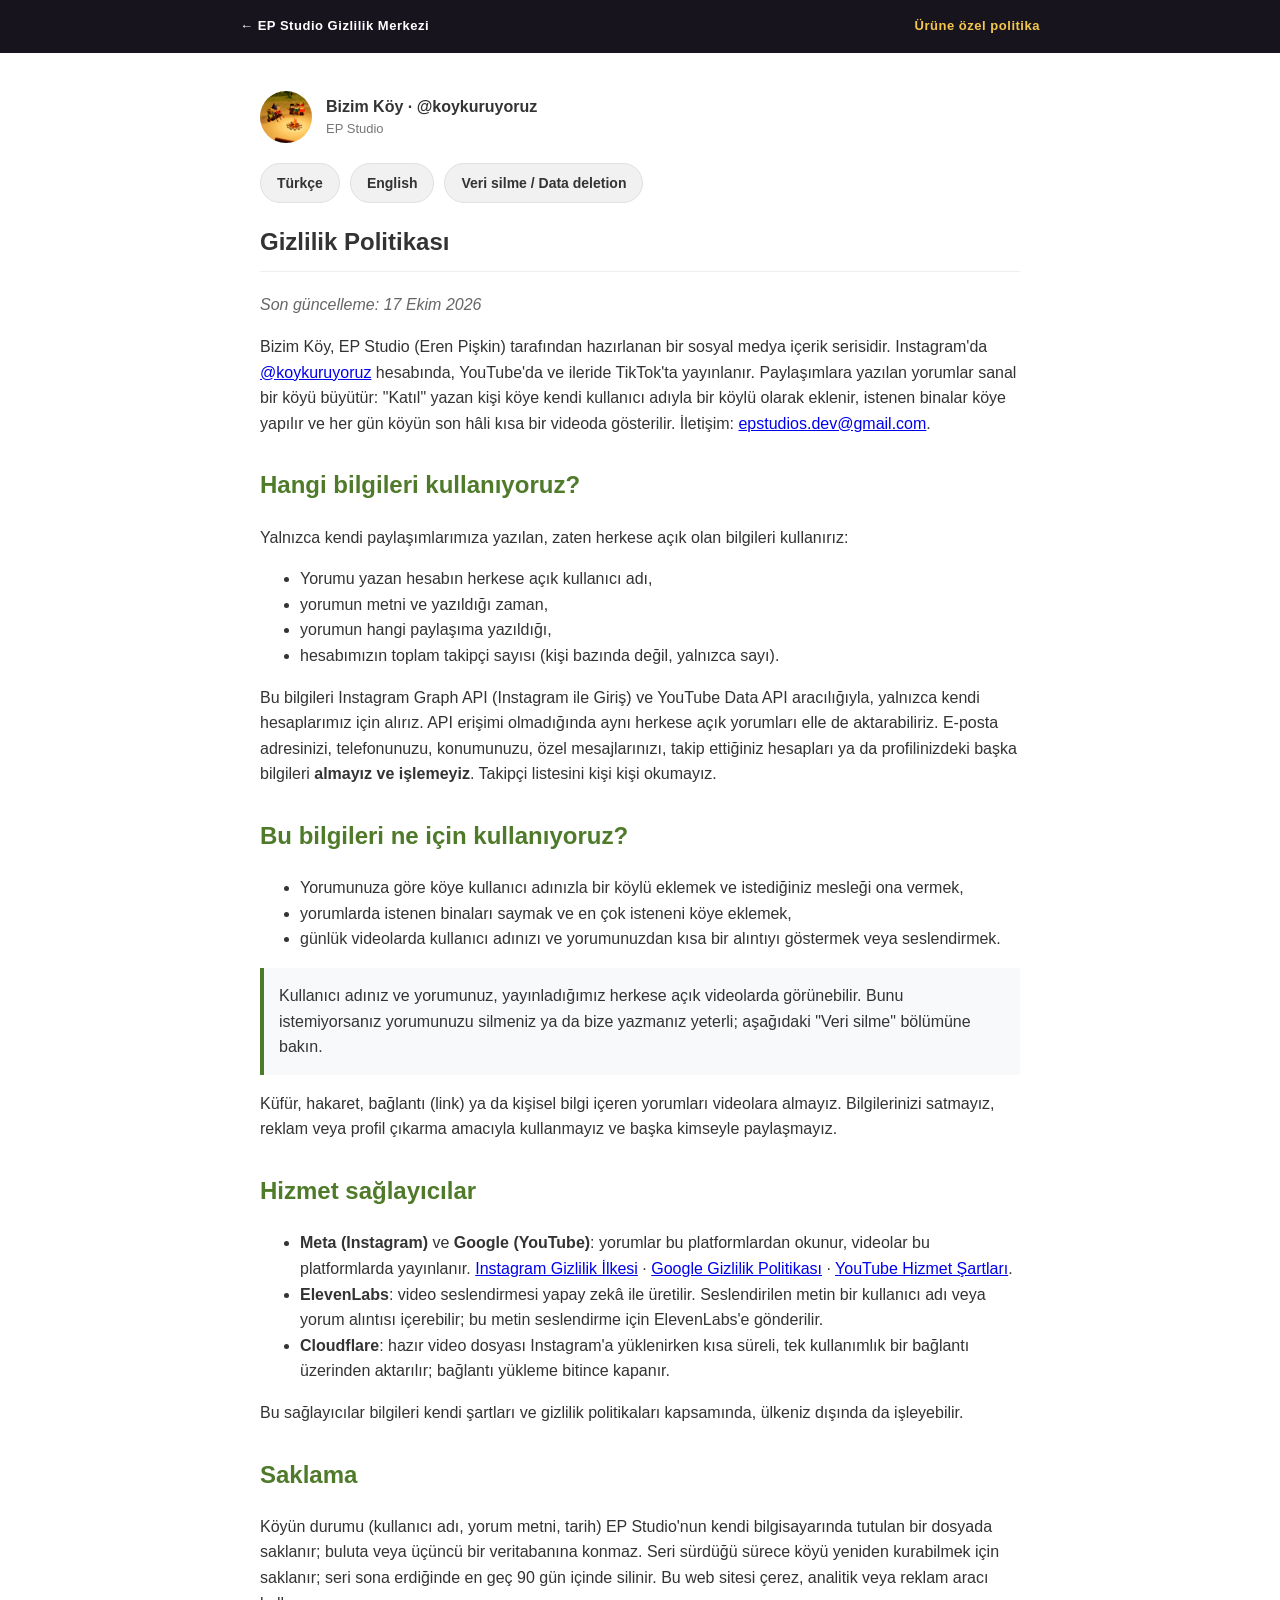
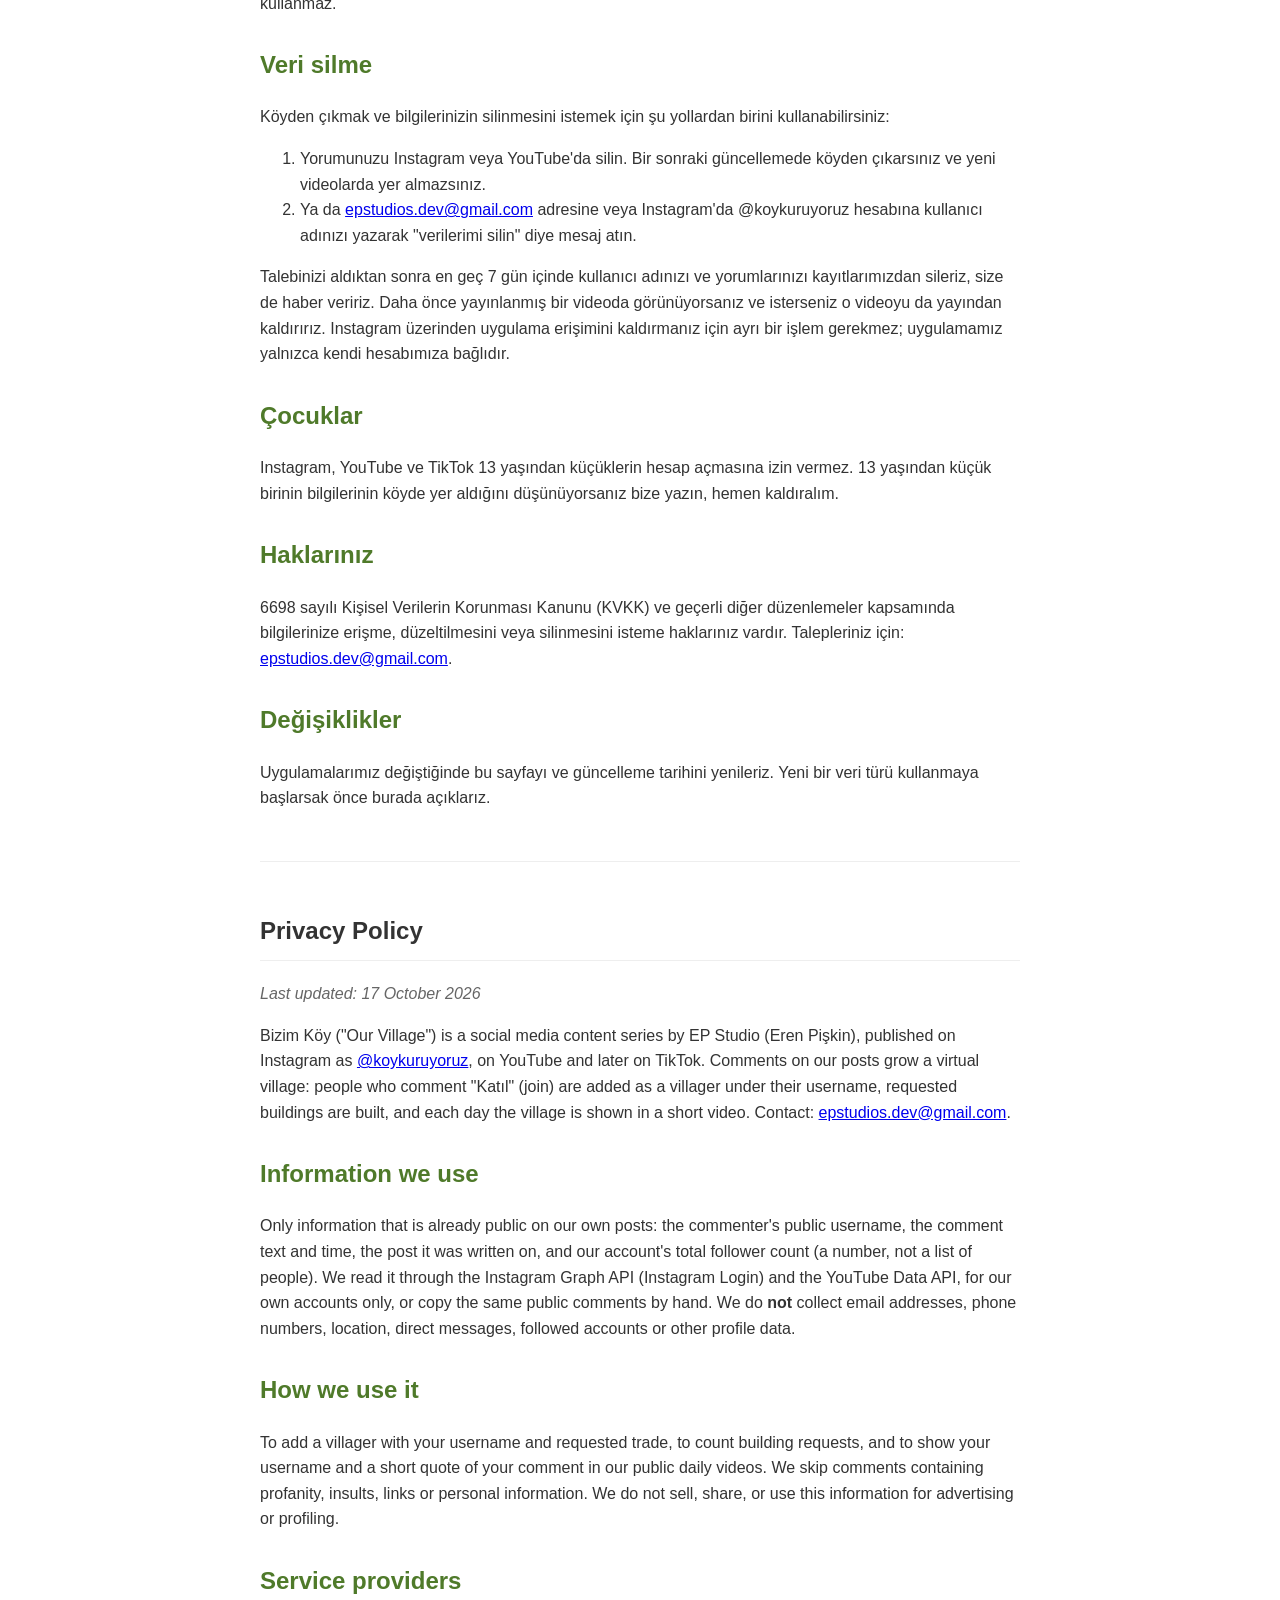
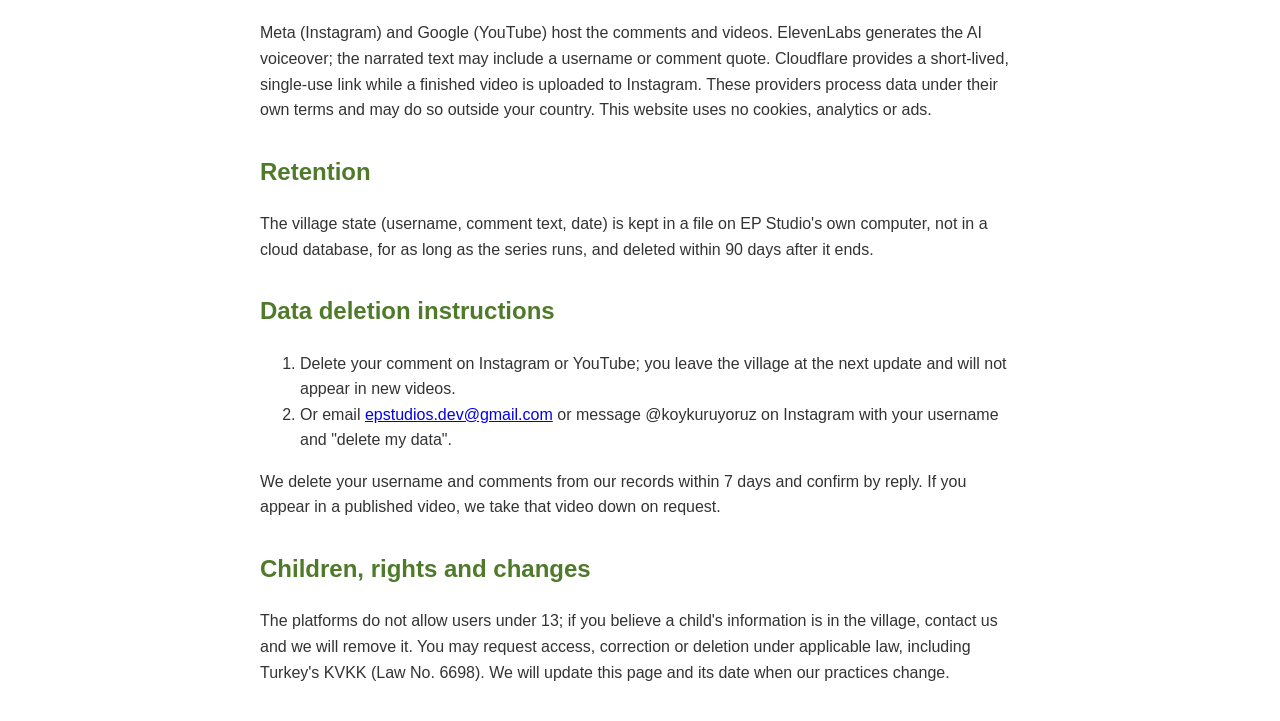
<file: bizim-koy/gizlilik/index.html>
<!DOCTYPE html>
<html lang="tr">
<head>
    <meta charset="utf-8">
    <meta name="viewport" content="width=device-width, initial-scale=1">
    <title>Gizlilik Politikası - Bizim Köy</title>
    <meta name="description" content="Bizim Köy (@koykuruyoruz) gizlilik politikası ve veri silme talimatları. Türkçe ve English.">
    <link rel="icon" type="image/png" href="../../assets/images/bizim-koy-icon.png">
    <style>
        * { box-sizing: border-box; }
        body { font-family: Arial, sans-serif; margin: 0; color: #333; line-height: 1.6; }
        .policy-topbar { align-items: center; background: #17141e; color: #fff; display: flex; font-size: 13px; font-weight: 700; justify-content: space-between; letter-spacing: .04em; padding: 16px max(20px, calc((100vw - 800px) / 2)); text-decoration: none; gap: 12px; }
        .policy-topbar span:last-child { color: #f4c64e; }
        .container { max-width: 800px; margin: 0 auto; padding: 20px; }
        .policy-product { align-items: center; display: flex; gap: 14px; margin: 18px 0 20px; }
        .policy-product img { border-radius: 50%; height: 52px; width: 52px; }
        .policy-product strong, .policy-product span { display: block; }
        .policy-product span { color: #777; font-size: 13px; }
        .jump { display: flex; gap: 10px; flex-wrap: wrap; margin-bottom: 10px; }
        .jump a { background: #f1f1f1; border: 1px solid #e0e0e0; border-radius: 30px; padding: 8px 16px; font-size: 14px; font-weight: 600; color: #333; text-decoration: none; }
        h1 { border-bottom: 1px solid #eee; padding-bottom: 10px; }
        h2 { color: #4f7a2a; margin-top: 30px; }
        .highlight { background: #f8f9fa; padding: 15px; border-left: 4px solid #4f7a2a; margin-bottom: 15px; }
        .updated-date { font-style: italic; color: #666; }
        hr { border: 0; border-top: 1px solid #eee; margin: 50px 0; }
        a { overflow-wrap: anywhere; }
    </style>
</head>
<body>
    <a class="policy-topbar" href="../../gizlilik/">
        <span>← EP Studio Gizlilik Merkezi</span>
        <span>Ürüne özel politika</span>
    </a>
    <div class="container">
        <div class="policy-product">
            <img src="../../assets/images/bizim-koy-icon.png" alt="Bizim Köy ikonu">
            <div>
                <strong>Bizim Köy · @koykuruyoruz</strong>
                <span>EP Studio</span>
            </div>
        </div>
        <nav class="jump" aria-label="Dil">
            <a href="#tr">Türkçe</a>
            <a href="#en">English</a>
            <a href="#veri-silme">Veri silme / Data deletion</a>
        </nav>

        <section id="tr" lang="tr">
            <h1>Gizlilik Politikası</h1>
            <p class="updated-date">Son güncelleme: 17 Ekim 2026</p>
            <p>Bizim Köy, EP Studio (Eren Pişkin) tarafından hazırlanan bir sosyal medya içerik serisidir. Instagram'da <a href="https://www.instagram.com/koykuruyoruz/">@koykuruyoruz</a> hesabında, YouTube'da ve ileride TikTok'ta yayınlanır. Paylaşımlara yazılan yorumlar sanal bir köyü büyütür: "Katıl" yazan kişi köye kendi kullanıcı adıyla bir köylü olarak eklenir, istenen binalar köye yapılır ve her gün köyün son hâli kısa bir videoda gösterilir. İletişim: <a href="mailto:epstudios.dev@gmail.com">epstudios.dev@gmail.com</a>.</p>

            <h2>Hangi bilgileri kullanıyoruz?</h2>
            <p>Yalnızca kendi paylaşımlarımıza yazılan, zaten herkese açık olan bilgileri kullanırız:</p>
            <ul>
                <li>Yorumu yazan hesabın herkese açık kullanıcı adı,</li>
                <li>yorumun metni ve yazıldığı zaman,</li>
                <li>yorumun hangi paylaşıma yazıldığı,</li>
                <li>hesabımızın toplam takipçi sayısı (kişi bazında değil, yalnızca sayı).</li>
            </ul>
            <p>Bu bilgileri Instagram Graph API (Instagram ile Giriş) ve YouTube Data API aracılığıyla, yalnızca kendi hesaplarımız için alırız. API erişimi olmadığında aynı herkese açık yorumları elle de aktarabiliriz. E-posta adresinizi, telefonunuzu, konumunuzu, özel mesajlarınızı, takip ettiğiniz hesapları ya da profilinizdeki başka bilgileri <strong>almayız ve işlemeyiz</strong>. Takipçi listesini kişi kişi okumayız.</p>

            <h2>Bu bilgileri ne için kullanıyoruz?</h2>
            <ul>
                <li>Yorumunuza göre köye kullanıcı adınızla bir köylü eklemek ve istediğiniz mesleği ona vermek,</li>
                <li>yorumlarda istenen binaları saymak ve en çok isteneni köye eklemek,</li>
                <li>günlük videolarda kullanıcı adınızı ve yorumunuzdan kısa bir alıntıyı göstermek veya seslendirmek.</li>
            </ul>
            <div class="highlight">Kullanıcı adınız ve yorumunuz, yayınladığımız herkese açık videolarda görünebilir. Bunu istemiyorsanız yorumunuzu silmeniz ya da bize yazmanız yeterli; aşağıdaki "Veri silme" bölümüne bakın.</div>
            <p>Küfür, hakaret, bağlantı (link) ya da kişisel bilgi içeren yorumları videolara almayız. Bilgilerinizi satmayız, reklam veya profil çıkarma amacıyla kullanmayız ve başka kimseyle paylaşmayız.</p>

            <h2>Hizmet sağlayıcılar</h2>
            <ul>
                <li><strong>Meta (Instagram)</strong> ve <strong>Google (YouTube)</strong>: yorumlar bu platformlardan okunur, videolar bu platformlarda yayınlanır. <a href="https://privacycenter.instagram.com/policy">Instagram Gizlilik İlkesi</a> · <a href="https://policies.google.com/privacy?hl=tr">Google Gizlilik Politikası</a> · <a href="https://www.youtube.com/t/terms">YouTube Hizmet Şartları</a>.</li>
                <li><strong>ElevenLabs</strong>: video seslendirmesi yapay zekâ ile üretilir. Seslendirilen metin bir kullanıcı adı veya yorum alıntısı içerebilir; bu metin seslendirme için ElevenLabs'e gönderilir.</li>
                <li><strong>Cloudflare</strong>: hazır video dosyası Instagram'a yüklenirken kısa süreli, tek kullanımlık bir bağlantı üzerinden aktarılır; bağlantı yükleme bitince kapanır.</li>
            </ul>
            <p>Bu sağlayıcılar bilgileri kendi şartları ve gizlilik politikaları kapsamında, ülkeniz dışında da işleyebilir.</p>

            <h2>Saklama</h2>
            <p>Köyün durumu (kullanıcı adı, yorum metni, tarih) EP Studio'nun kendi bilgisayarında tutulan bir dosyada saklanır; buluta veya üçüncü bir veritabanına konmaz. Seri sürdüğü sürece köyü yeniden kurabilmek için saklanır; seri sona erdiğinde en geç 90 gün içinde silinir. Bu web sitesi çerez, analitik veya reklam aracı kullanmaz.</p>

            <h2 id="veri-silme">Veri silme</h2>
            <p>Köyden çıkmak ve bilgilerinizin silinmesini istemek için şu yollardan birini kullanabilirsiniz:</p>
            <ol>
                <li>Yorumunuzu Instagram veya YouTube'da silin. Bir sonraki güncellemede köyden çıkarsınız ve yeni videolarda yer almazsınız.</li>
                <li>Ya da <a href="mailto:epstudios.dev@gmail.com?subject=Bizim%20K%C3%B6y%20veri%20silme">epstudios.dev@gmail.com</a> adresine veya Instagram'da @koykuruyoruz hesabına kullanıcı adınızı yazarak "verilerimi silin" diye mesaj atın.</li>
            </ol>
            <p>Talebinizi aldıktan sonra en geç 7 gün içinde kullanıcı adınızı ve yorumlarınızı kayıtlarımızdan sileriz, size de haber veririz. Daha önce yayınlanmış bir videoda görünüyorsanız ve isterseniz o videoyu da yayından kaldırırız. Instagram üzerinden uygulama erişimini kaldırmanız için ayrı bir işlem gerekmez; uygulamamız yalnızca kendi hesabımıza bağlıdır.</p>

            <h2>Çocuklar</h2>
            <p>Instagram, YouTube ve TikTok 13 yaşından küçüklerin hesap açmasına izin vermez. 13 yaşından küçük birinin bilgilerinin köyde yer aldığını düşünüyorsanız bize yazın, hemen kaldıralım.</p>

            <h2>Haklarınız</h2>
            <p>6698 sayılı Kişisel Verilerin Korunması Kanunu (KVKK) ve geçerli diğer düzenlemeler kapsamında bilgilerinize erişme, düzeltilmesini veya silinmesini isteme haklarınız vardır. Talepleriniz için: <a href="mailto:epstudios.dev@gmail.com">epstudios.dev@gmail.com</a>.</p>

            <h2>Değişiklikler</h2>
            <p>Uygulamalarımız değiştiğinde bu sayfayı ve güncelleme tarihini yenileriz. Yeni bir veri türü kullanmaya başlarsak önce burada açıklarız.</p>
        </section>

        <hr>

        <section id="en" lang="en">
            <h1>Privacy Policy</h1>
            <p class="updated-date">Last updated: 17 October 2026</p>
            <p>Bizim Köy ("Our Village") is a social media content series by EP Studio (Eren Pişkin), published on Instagram as <a href="https://www.instagram.com/koykuruyoruz/">@koykuruyoruz</a>, on YouTube and later on TikTok. Comments on our posts grow a virtual village: people who comment "Katıl" (join) are added as a villager under their username, requested buildings are built, and each day the village is shown in a short video. Contact: <a href="mailto:epstudios.dev@gmail.com">epstudios.dev@gmail.com</a>.</p>

            <h2>Information we use</h2>
            <p>Only information that is already public on our own posts: the commenter's public username, the comment text and time, the post it was written on, and our account's total follower count (a number, not a list of people). We read it through the Instagram Graph API (Instagram Login) and the YouTube Data API, for our own accounts only, or copy the same public comments by hand. We do <strong>not</strong> collect email addresses, phone numbers, location, direct messages, followed accounts or other profile data.</p>

            <h2>How we use it</h2>
            <p>To add a villager with your username and requested trade, to count building requests, and to show your username and a short quote of your comment in our public daily videos. We skip comments containing profanity, insults, links or personal information. We do not sell, share, or use this information for advertising or profiling.</p>

            <h2>Service providers</h2>
            <p>Meta (Instagram) and Google (YouTube) host the comments and videos. ElevenLabs generates the AI voiceover; the narrated text may include a username or comment quote. Cloudflare provides a short-lived, single-use link while a finished video is uploaded to Instagram. These providers process data under their own terms and may do so outside your country. This website uses no cookies, analytics or ads.</p>

            <h2>Retention</h2>
            <p>The village state (username, comment text, date) is kept in a file on EP Studio's own computer, not in a cloud database, for as long as the series runs, and deleted within 90 days after it ends.</p>

            <h2 id="data-deletion">Data deletion instructions</h2>
            <ol>
                <li>Delete your comment on Instagram or YouTube; you leave the village at the next update and will not appear in new videos.</li>
                <li>Or email <a href="mailto:epstudios.dev@gmail.com?subject=Bizim%20K%C3%B6y%20data%20deletion">epstudios.dev@gmail.com</a> or message @koykuruyoruz on Instagram with your username and "delete my data".</li>
            </ol>
            <p>We delete your username and comments from our records within 7 days and confirm by reply. If you appear in a published video, we take that video down on request.</p>

            <h2>Children, rights and changes</h2>
            <p>The platforms do not allow users under 13; if you believe a child's information is in the village, contact us and we will remove it. You may request access, correction or deletion under applicable law, including Turkey's KVKK (Law No. 6698). We will update this page and its date when our practices change.</p>
        </section>
    </div>
</body>
</html>
</file>
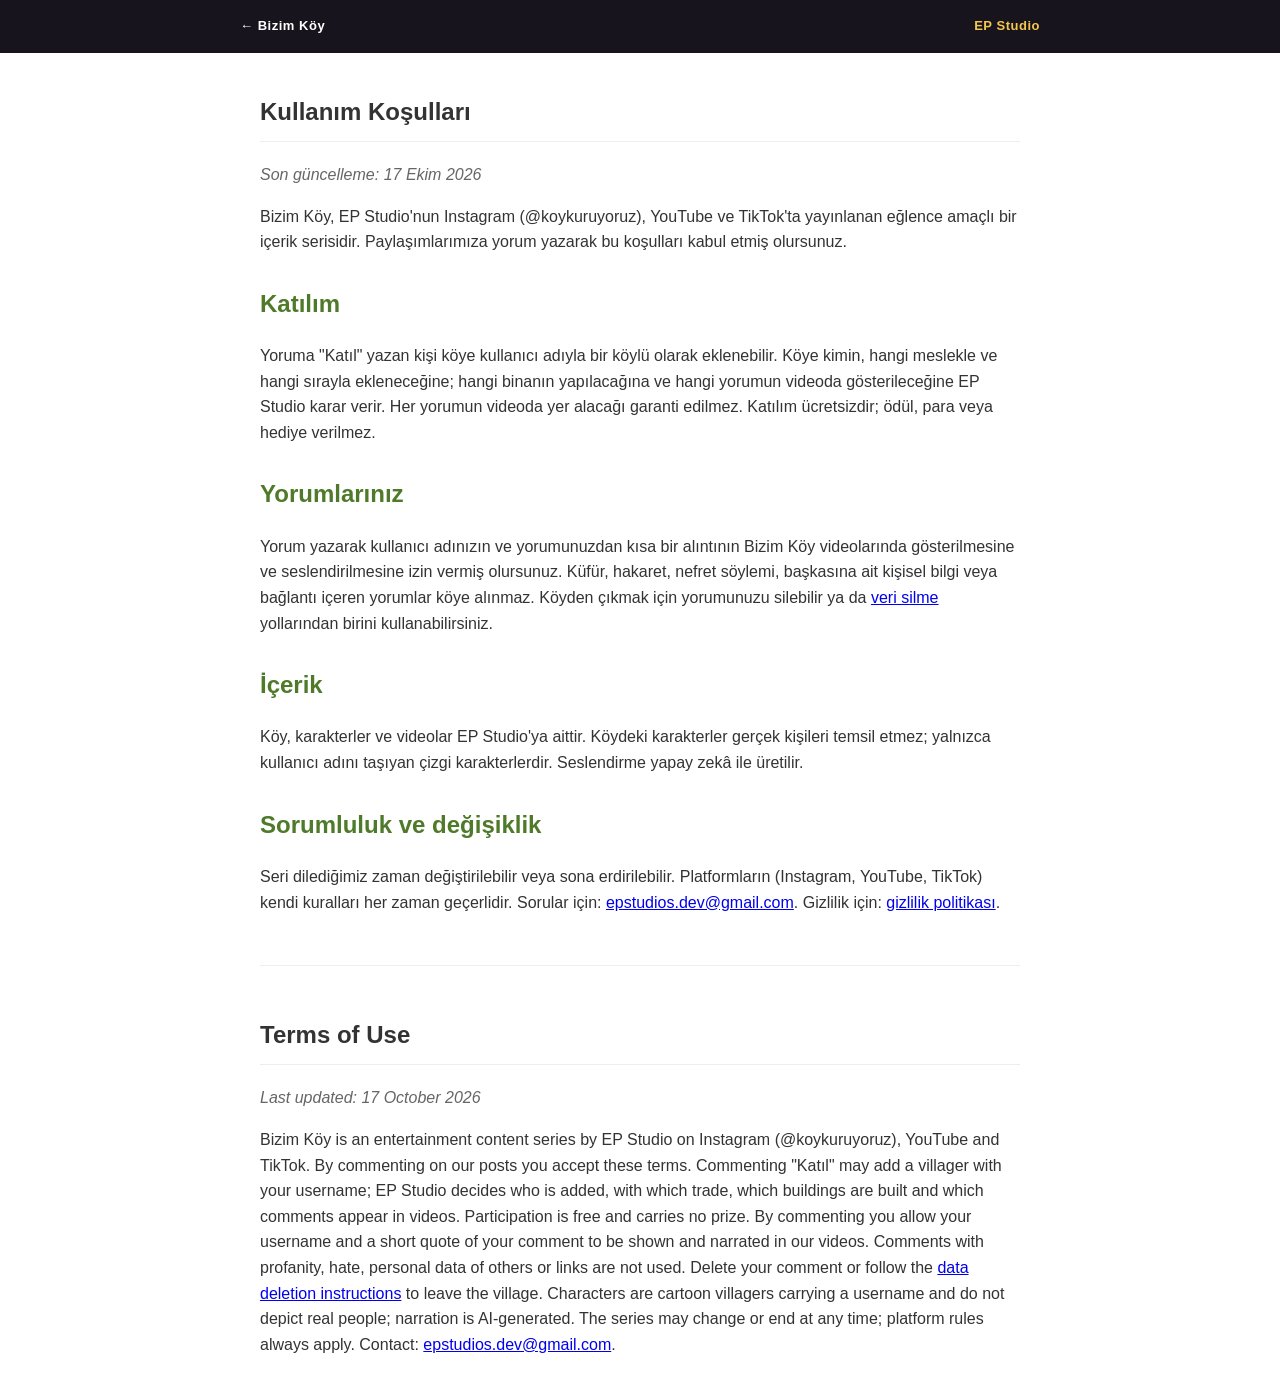
<file: bizim-koy/kosullar/index.html>
<!DOCTYPE html>
<html lang="tr">
<head>
    <meta charset="utf-8">
    <meta name="viewport" content="width=device-width, initial-scale=1">
    <title>Kullanım Koşulları - Bizim Köy</title>
    <meta name="description" content="Bizim Köy (@koykuruyoruz) kullanım koşulları. Türkçe ve English.">
    <link rel="icon" type="image/png" href="../../assets/images/bizim-koy-icon.png">
    <style>
        * { box-sizing: border-box; }
        body { font-family: Arial, sans-serif; margin: 0; color: #333; line-height: 1.6; }
        .policy-topbar { align-items: center; background: #17141e; color: #fff; display: flex; font-size: 13px; font-weight: 700; justify-content: space-between; letter-spacing: .04em; padding: 16px max(20px, calc((100vw - 800px) / 2)); text-decoration: none; gap: 12px; }
        .policy-topbar span:last-child { color: #f4c64e; }
        .container { max-width: 800px; margin: 0 auto; padding: 20px; }
        h1 { border-bottom: 1px solid #eee; padding-bottom: 10px; }
        h2 { color: #4f7a2a; margin-top: 30px; }
        .updated-date { font-style: italic; color: #666; }
        hr { border: 0; border-top: 1px solid #eee; margin: 50px 0; }
    </style>
</head>
<body>
    <a class="policy-topbar" href="../">
        <span>← Bizim Köy</span>
        <span>EP Studio</span>
    </a>
    <div class="container">
        <section lang="tr">
            <h1>Kullanım Koşulları</h1>
            <p class="updated-date">Son güncelleme: 17 Ekim 2026</p>
            <p>Bizim Köy, EP Studio'nun Instagram (@koykuruyoruz), YouTube ve TikTok'ta yayınlanan eğlence amaçlı bir içerik serisidir. Paylaşımlarımıza yorum yazarak bu koşulları kabul etmiş olursunuz.</p>
            <h2>Katılım</h2>
            <p>Yoruma "Katıl" yazan kişi köye kullanıcı adıyla bir köylü olarak eklenebilir. Köye kimin, hangi meslekle ve hangi sırayla ekleneceğine; hangi binanın yapılacağına ve hangi yorumun videoda gösterileceğine EP Studio karar verir. Her yorumun videoda yer alacağı garanti edilmez. Katılım ücretsizdir; ödül, para veya hediye verilmez.</p>
            <h2>Yorumlarınız</h2>
            <p>Yorum yazarak kullanıcı adınızın ve yorumunuzdan kısa bir alıntının Bizim Köy videolarında gösterilmesine ve seslendirilmesine izin vermiş olursunuz. Küfür, hakaret, nefret söylemi, başkasına ait kişisel bilgi veya bağlantı içeren yorumlar köye alınmaz. Köyden çıkmak için yorumunuzu silebilir ya da <a href="../gizlilik/#veri-silme">veri silme</a> yollarından birini kullanabilirsiniz.</p>
            <h2>İçerik</h2>
            <p>Köy, karakterler ve videolar EP Studio'ya aittir. Köydeki karakterler gerçek kişileri temsil etmez; yalnızca kullanıcı adını taşıyan çizgi karakterlerdir. Seslendirme yapay zekâ ile üretilir.</p>
            <h2>Sorumluluk ve değişiklik</h2>
            <p>Seri dilediğimiz zaman değiştirilebilir veya sona erdirilebilir. Platformların (Instagram, YouTube, TikTok) kendi kuralları her zaman geçerlidir. Sorular için: <a href="mailto:epstudios.dev@gmail.com">epstudios.dev@gmail.com</a>. Gizlilik için: <a href="../gizlilik/">gizlilik politikası</a>.</p>
        </section>
        <hr>
        <section lang="en">
            <h1>Terms of Use</h1>
            <p class="updated-date">Last updated: 17 October 2026</p>
            <p>Bizim Köy is an entertainment content series by EP Studio on Instagram (@koykuruyoruz), YouTube and TikTok. By commenting on our posts you accept these terms. Commenting "Katıl" may add a villager with your username; EP Studio decides who is added, with which trade, which buildings are built and which comments appear in videos. Participation is free and carries no prize. By commenting you allow your username and a short quote of your comment to be shown and narrated in our videos. Comments with profanity, hate, personal data of others or links are not used. Delete your comment or follow the <a href="../gizlilik/#data-deletion">data deletion instructions</a> to leave the village. Characters are cartoon villagers carrying a username and do not depict real people; narration is AI-generated. The series may change or end at any time; platform rules always apply. Contact: <a href="mailto:epstudios.dev@gmail.com">epstudios.dev@gmail.com</a>.</p>
        </section>
    </div>
</body>
</html>
</file>
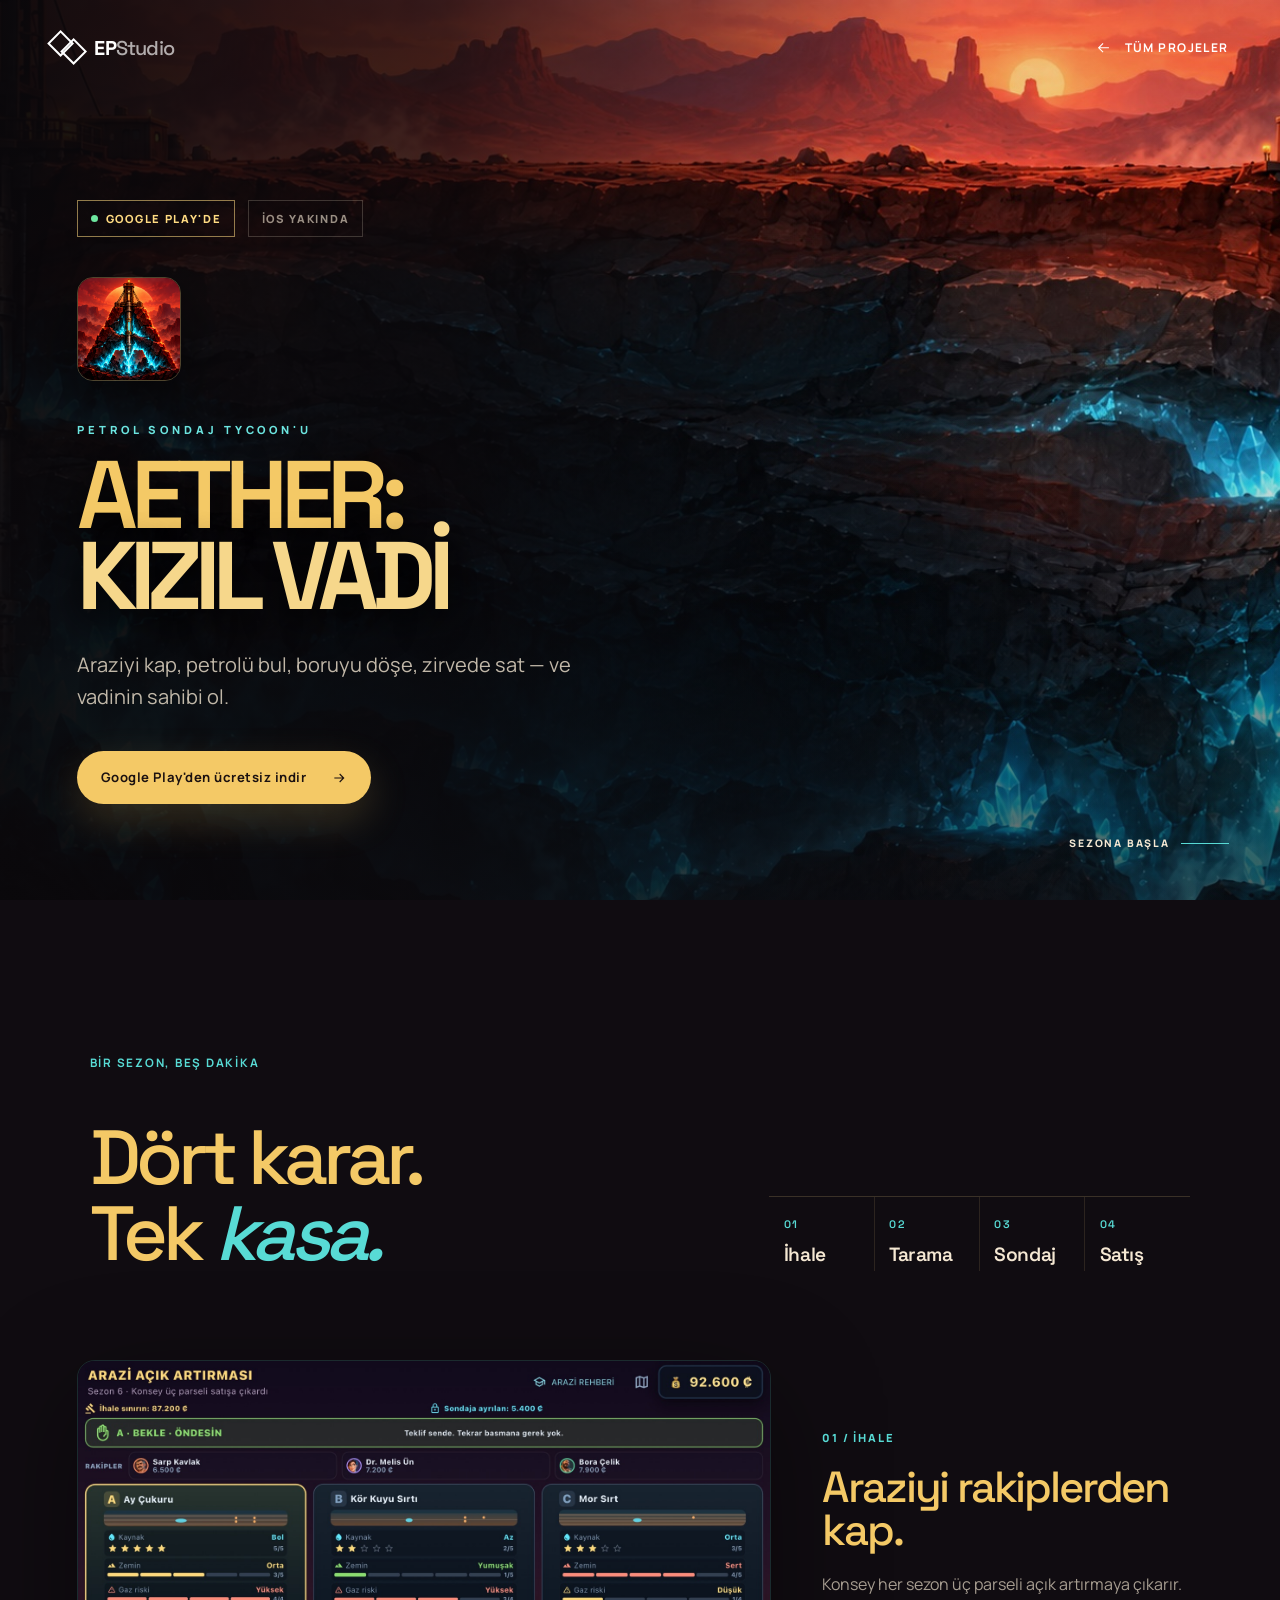
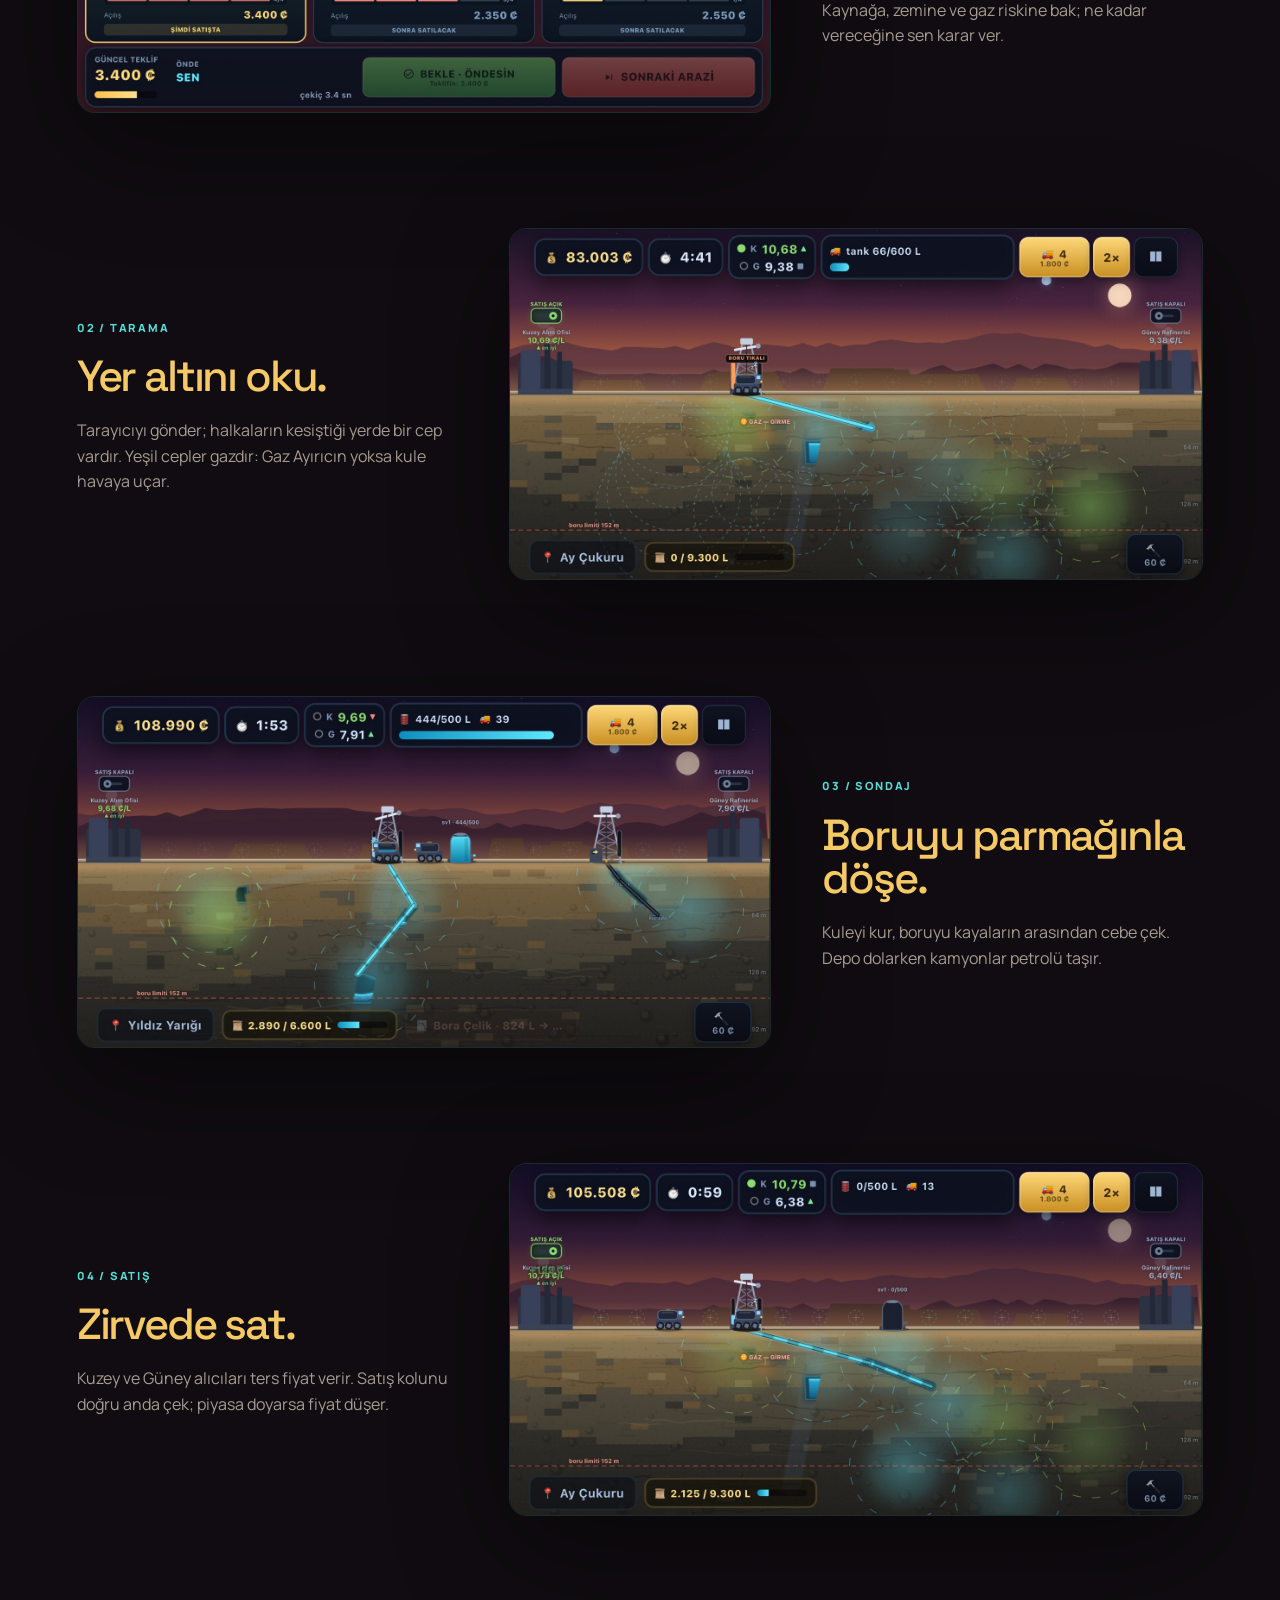
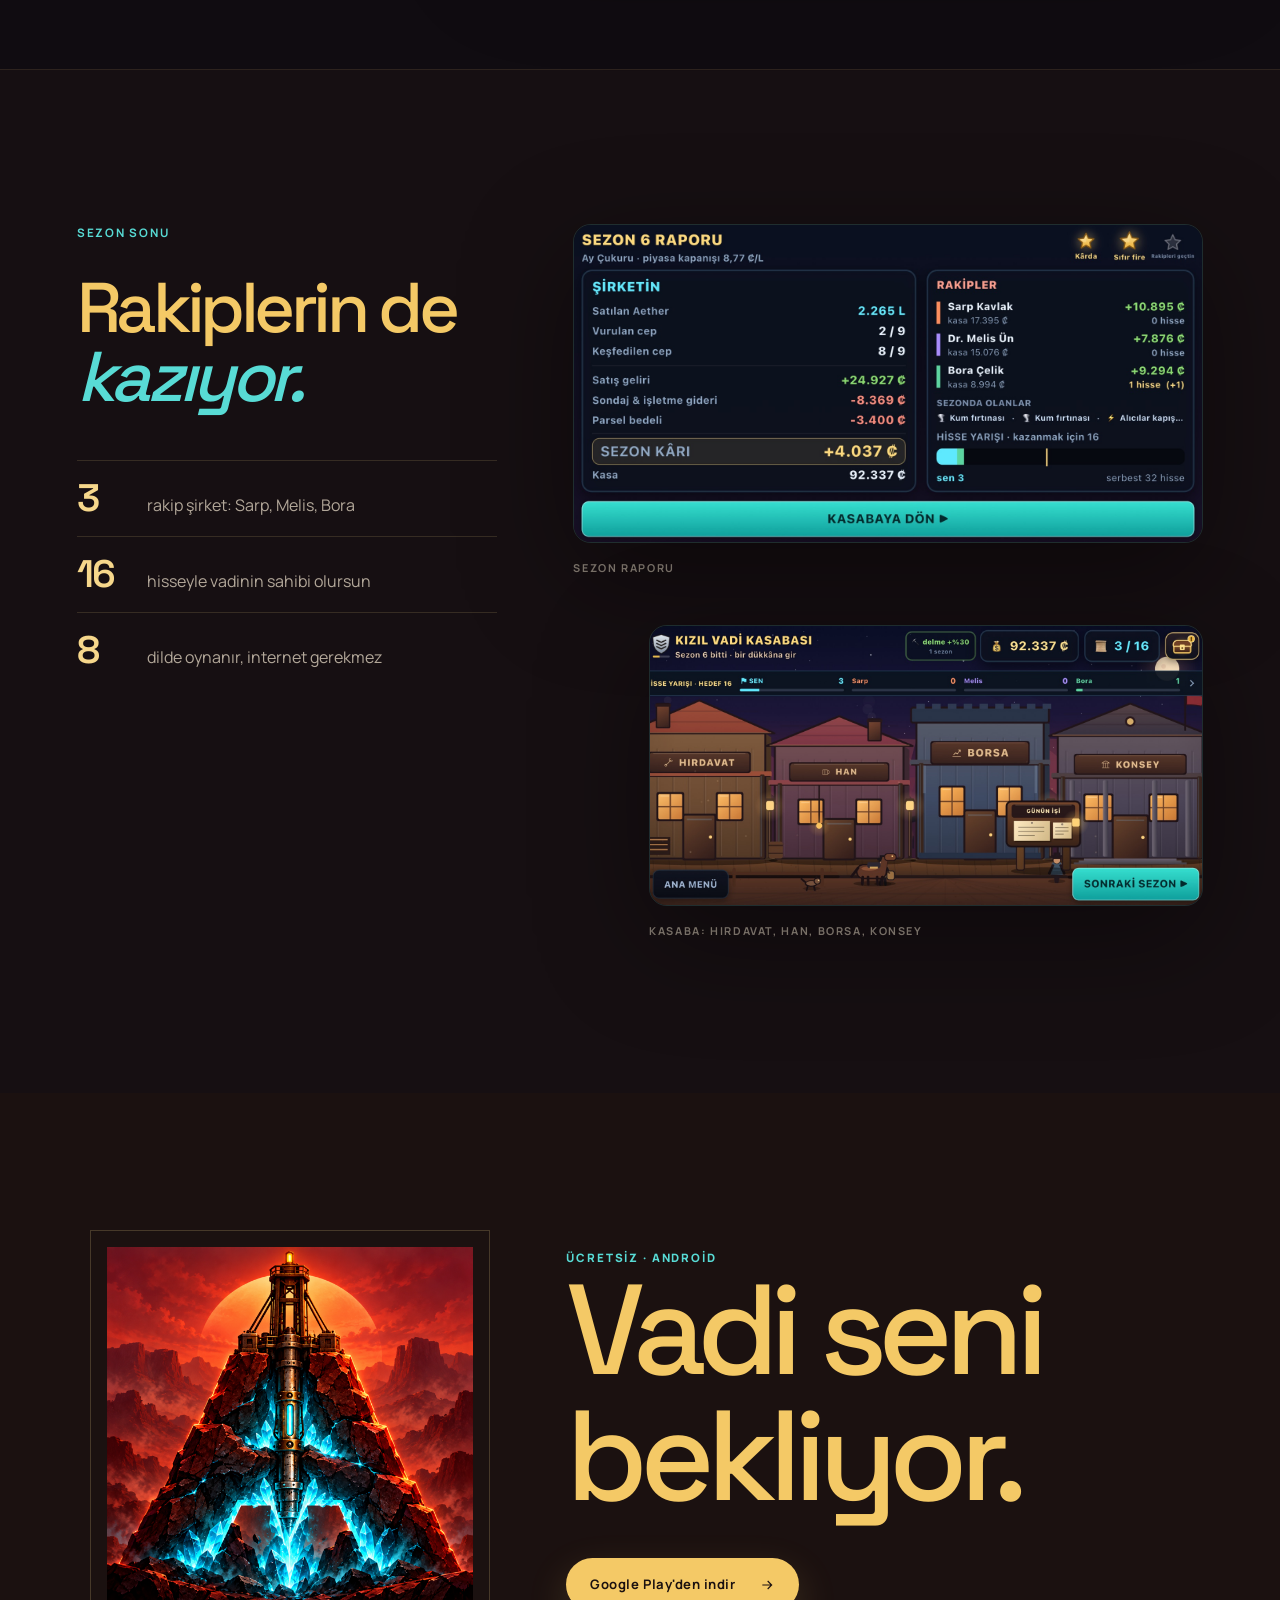
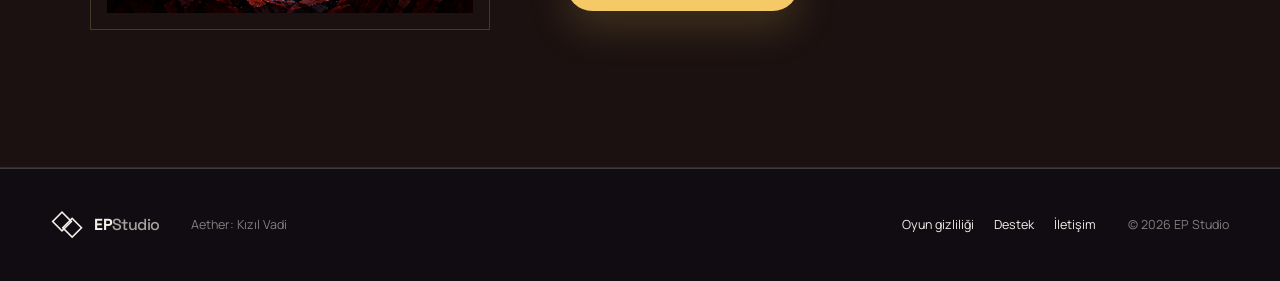
<file: oyunlar/aether-kizil-vadi/index.html>
<!doctype html>
<html lang="tr">
  <head>
    <meta charset="UTF-8" />
    <meta name="viewport" content="width=device-width, initial-scale=1" />
    <meta name="theme-color" content="#120d11" />
    <title>Aether: Kızıl Vadi — Petrol Sondaj Oyunu | EP Studio</title>
    <meta name="description" content="Aether: Kızıl Vadi bir petrol sondaj tycoon oyunu. Arazi ihalesini kazan, yer altını tara, boruyu döşe, zirvede sat ve rakip şirketleri geç. Google Play'de ücretsiz." />
    <link rel="canonical" href="https://epstudios.com.tr/oyunlar/aether-kizil-vadi/" />
    <link rel="icon" type="image/png" href="../../assets/images/aether-icon.png" />
    <link rel="apple-touch-icon" href="../../assets/images/aether-icon.png" />

    <meta property="og:type" content="website" />
    <meta property="og:site_name" content="EP Studio" />
    <meta property="og:locale" content="tr_TR" />
    <meta property="og:title" content="Aether: Kızıl Vadi — Petrol Sondaj Oyunu" />
    <meta property="og:description" content="Arazi ihalesini kazan, petrolü bul, boruyu döşe ve vadinin sahibi ol." />
    <meta property="og:url" content="https://epstudios.com.tr/oyunlar/aether-kizil-vadi/" />
    <meta property="og:image" content="https://epstudios.com.tr/assets/images/aether-pipes.jpg" />
    <meta property="og:image:width" content="1600" />
    <meta property="og:image:height" content="812" />
    <meta property="og:image:alt" content="Aether: Kızıl Vadi sondaj sahası: kuleler, boru hattı ve petrol cebi" />
    <meta name="twitter:card" content="summary_large_image" />
    <meta name="twitter:title" content="Aether: Kızıl Vadi — Petrol Sondaj Oyunu" />
    <meta name="twitter:description" content="Arazi ihalesini kazan, petrolü bul, boruyu döşe ve vadinin sahibi ol." />
    <meta name="twitter:image" content="https://epstudios.com.tr/assets/images/aether-pipes.jpg" />

    <script type="application/ld+json">
      {
        "@context": "https://schema.org",
        "@type": ["VideoGame", "MobileApplication"],
        "name": "Aether: Kızıl Vadi",
        "alternateName": ["Aether: Petrol Sondaj Oyunu", "Aether: Oil Drilling Tycoon"],
        "description": "Petrol sondaj tycoon oyunu: arazi ihalesi, yer altı taraması, boru döşeme, doğru anda satış ve rakip şirketlerle hisse yarışı.",
        "genre": ["Simulation", "Strategy", "Tycoon"],
        "gamePlatform": "Android",
        "operatingSystem": "Android",
        "applicationCategory": "GameApplication",
        "inLanguage": ["tr", "en", "de", "fr", "es", "it", "pt-BR", "ru"],
        "url": "https://epstudios.com.tr/oyunlar/aether-kizil-vadi/",
        "image": "https://epstudios.com.tr/assets/images/aether-icon.png",
        "screenshot": [
          "https://epstudios.com.tr/assets/images/aether-pipes.jpg",
          "https://epstudios.com.tr/assets/images/aether-auction.jpg",
          "https://epstudios.com.tr/assets/images/aether-scan.jpg",
          "https://epstudios.com.tr/assets/images/aether-town.jpg"
        ],
        "installUrl": "https://play.google.com/store/apps/details?id=com.epstudios.aethertycoon",
        "offers": { "@type": "Offer", "price": "0", "priceCurrency": "TRY" },
        "publisher": { "@type": "Organization", "name": "EP Studio", "url": "https://epstudios.com.tr/" }
      }
    </script>

    <link rel="preconnect" href="https://fonts.googleapis.com" />
    <link rel="preconnect" href="https://fonts.gstatic.com" crossorigin />
    <link href="https://fonts.googleapis.com/css2?family=Manrope:wght@400;500;600;700;800&amp;family=Space+Grotesk:wght@500;600;700&amp;display=swap" rel="stylesheet" />
    <link rel="stylesheet" href="../../assets/css/site.css?v=20261121" />
  </head>
  <body class="detail-page aether-detail">
    <a class="skip-link" href="#content">İçeriğe geç</a>
    <header class="site-header detail-header" data-header>
      <a class="brand" href="../../" aria-label="EP Studio ana sayfa">
        <span class="brand-mark" aria-hidden="true"><i></i><i></i></span>
        <span>EP<span>Studio</span></span>
      </a>
      <a class="back-link" href="../../">
        <svg viewBox="0 0 24 24" aria-hidden="true"><path d="M19 12H5m6-6-6 6 6 6" /></svg>
        Tüm projeler
      </a>
    </header>

    <main id="content">
      <section class="detail-hero aether-hero">
        <img class="aether-hero-art" src="../../assets/images/aether-menu-background.jpg" alt="" aria-hidden="true" />
        <div class="aether-hero-shade"></div>
        <div class="aether-hero-copy reveal">
          <div class="aether-badges">
            <span class="aether-live"><i></i>Google Play'de</span>
            <span class="aether-soon">iOS yakında</span>
          </div>
          <img src="../../assets/images/aether-icon.png" alt="Aether: Kızıl Vadi oyun ikonu" width="512" height="512" />
          <p class="aether-overline">Petrol sondaj tycoon'u</p>
          <h1>AETHER:<br /><strong>KIZIL VADİ</strong></h1>
          <p class="aether-tagline">Araziyi kap, petrolü bul, boruyu döşe, zirvede sat — ve vadinin sahibi ol.</p>
          <a class="detail-cta aether-cta" href="https://play.google.com/store/apps/details?id=com.epstudios.aethertycoon" target="_blank" rel="noopener noreferrer">
            Google Play'den ücretsiz indir
            <svg viewBox="0 0 24 24" aria-hidden="true"><path d="M5 12h14M13 6l6 6-6 6" /></svg>
          </a>
        </div>
        <a class="aether-scroll" href="#loop">SEZONA BAŞLA <span></span></a>
      </section>

      <section class="aether-teaser" id="loop">
        <div class="aether-teaser-copy reveal">
          <p class="eyebrow">Bir sezon, beş dakika</p>
          <h2>Dört karar.<br />Tek <em>kasa.</em></h2>
        </div>
        <ol class="aether-steps reveal" aria-label="Bir sezonun adımları">
          <li><span>01</span>İhale</li>
          <li><span>02</span>Tarama</li>
          <li><span>03</span>Sondaj</li>
          <li><span>04</span>Satış</li>
        </ol>
      </section>

      <section class="aether-loop" aria-label="Oynanış">
        <article class="aether-step reveal">
          <figure class="aether-shot"><img src="../../assets/images/aether-auction.jpg" alt="Arazi açık artırması: üç parselin kaynak, zemin ve gaz riski karşılaştırması" loading="lazy" width="1600" height="812" /></figure>
          <div class="aether-step-copy">
            <span>01 / İhale</span>
            <h3>Araziyi rakiplerden kap.</h3>
            <p>Konsey her sezon üç parseli açık artırmaya çıkarır. Kaynağa, zemine ve gaz riskine bak; ne kadar vereceğine sen karar ver.</p>
          </div>
        </article>
        <article class="aether-step reveal">
          <figure class="aether-shot"><img src="../../assets/images/aether-scan.jpg" alt="Sondaj sahası: tarama halkaları ve bulunan petrol cebi" loading="lazy" width="1600" height="812" /></figure>
          <div class="aether-step-copy">
            <span>02 / Tarama</span>
            <h3>Yer altını oku.</h3>
            <p>Tarayıcıyı gönder; halkaların kesiştiği yerde bir cep vardır. Yeşil cepler gazdır: Gaz Ayırıcın yoksa kule havaya uçar.</p>
          </div>
        </article>
        <article class="aether-step reveal">
          <figure class="aether-shot"><img src="../../assets/images/aether-pipes.jpg" alt="Kuleden cebe parmakla çizilen kırık boru hattı ve dolan depo" loading="lazy" width="1600" height="812" /></figure>
          <div class="aether-step-copy">
            <span>03 / Sondaj</span>
            <h3>Boruyu parmağınla döşe.</h3>
            <p>Kuleyi kur, boruyu kayaların arasından cebe çek. Depo dolarken kamyonlar petrolü taşır.</p>
          </div>
        </article>
        <article class="aether-step reveal">
          <figure class="aether-shot"><img src="../../assets/images/aether-sell.jpg" alt="İki alıcının ters yönde değişen fiyatları ve açık satış kolu" loading="lazy" width="1600" height="812" /></figure>
          <div class="aether-step-copy">
            <span>04 / Satış</span>
            <h3>Zirvede sat.</h3>
            <p>Kuzey ve Güney alıcıları ters fiyat verir. Satış kolunu doğru anda çek; piyasa doyarsa fiyat düşer.</p>
          </div>
        </article>
      </section>

      <section class="aether-valley">
        <div class="aether-valley-copy reveal">
          <p class="eyebrow">Sezon sonu</p>
          <h2>Rakiplerin de<br /><em>kazıyor.</em></h2>
          <ul class="aether-facts">
            <li><b>3</b><span>rakip şirket: Sarp, Melis, Bora</span></li>
            <li><b>16</b><span>hisseyle vadinin sahibi olursun</span></li>
            <li><b>8</b><span>dilde oynanır, internet gerekmez</span></li>
          </ul>
        </div>
        <div class="aether-valley-shots">
          <figure class="aether-shot reveal"><img src="../../assets/images/aether-report.jpg" alt="Sezon raporu: gelir, gider, kâr ve rakiplerin kazancı" loading="lazy" width="1600" height="812" /><figcaption>Sezon raporu</figcaption></figure>
          <figure class="aether-shot reveal"><img src="../../assets/images/aether-town.jpg" alt="Kızıl Vadi kasabası: hırdavat, han, borsa ve konsey" loading="lazy" width="1600" height="812" /><figcaption>Kasaba: hırdavat, han, borsa, konsey</figcaption></figure>
        </div>
      </section>

      <section class="aether-end">
        <div class="aether-end-icon reveal"><img src="../../assets/images/aether-icon.png" alt="" aria-hidden="true" width="512" height="512" /></div>
        <div class="reveal">
          <p>Ücretsiz · Android</p>
          <h2>Vadi seni<br />bekliyor.</h2>
          <a class="detail-cta aether-cta" href="https://play.google.com/store/apps/details?id=com.epstudios.aethertycoon" target="_blank" rel="noopener noreferrer">
            Google Play'den indir
            <svg viewBox="0 0 24 24" aria-hidden="true"><path d="M5 12h14M13 6l6 6-6 6" /></svg>
          </a>
        </div>
      </section>
    </main>

    <footer class="site-footer detail-footer aether-footer">
      <a class="brand brand-footer" href="../../" aria-label="EP Studio ana sayfa">
        <span class="brand-mark" aria-hidden="true"><i></i><i></i></span>
        <span>EP<span>Studio</span></span>
      </a>
      <p>Aether: Kızıl Vadi</p>
      <div class="footer-links"><a href="privacy-policy/">Oyun gizliliği</a><a href="support/">Destek</a><a href="mailto:epstudios.dev@gmail.com">İletişim</a></div>
      <span class="copyright">© <span data-year></span> EP Studio</span>
    </footer>
    <script src="../../assets/js/site.js?v=20261121" defer></script>
  </body>
</html>
</file>
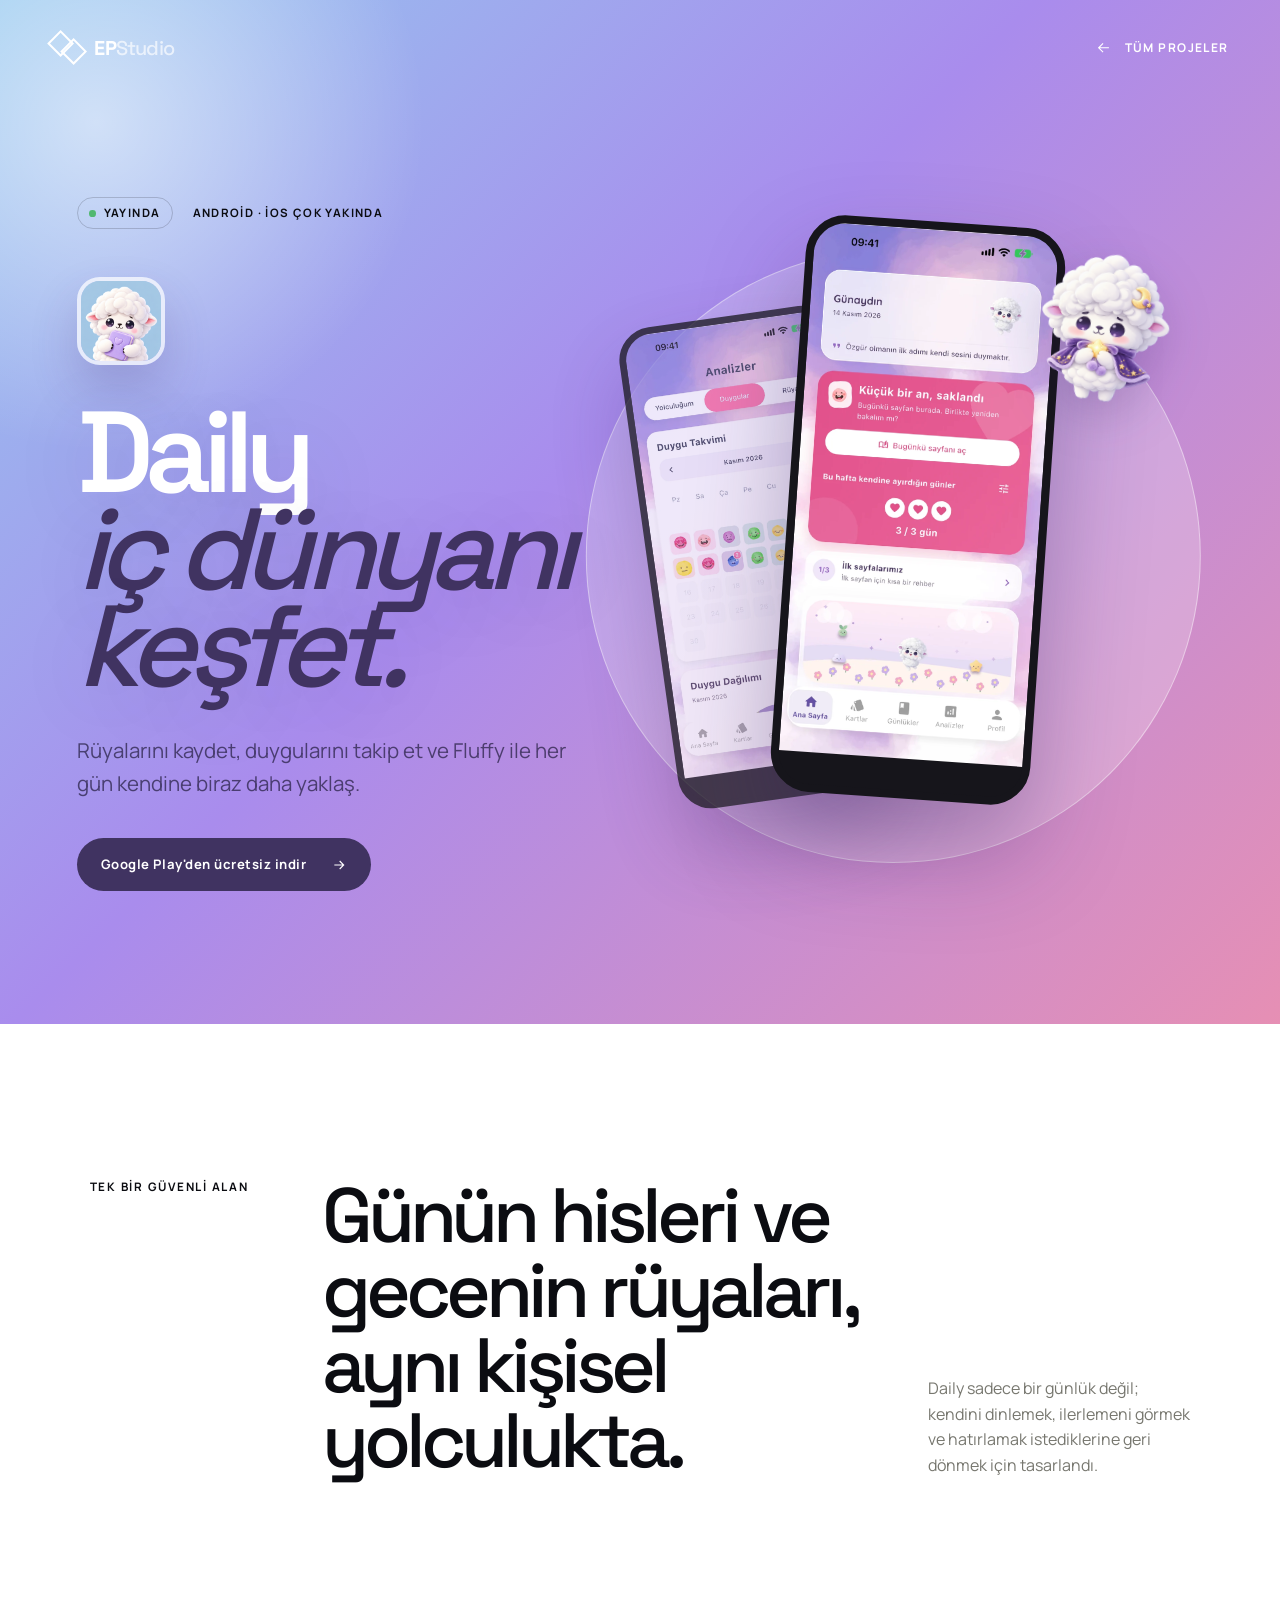
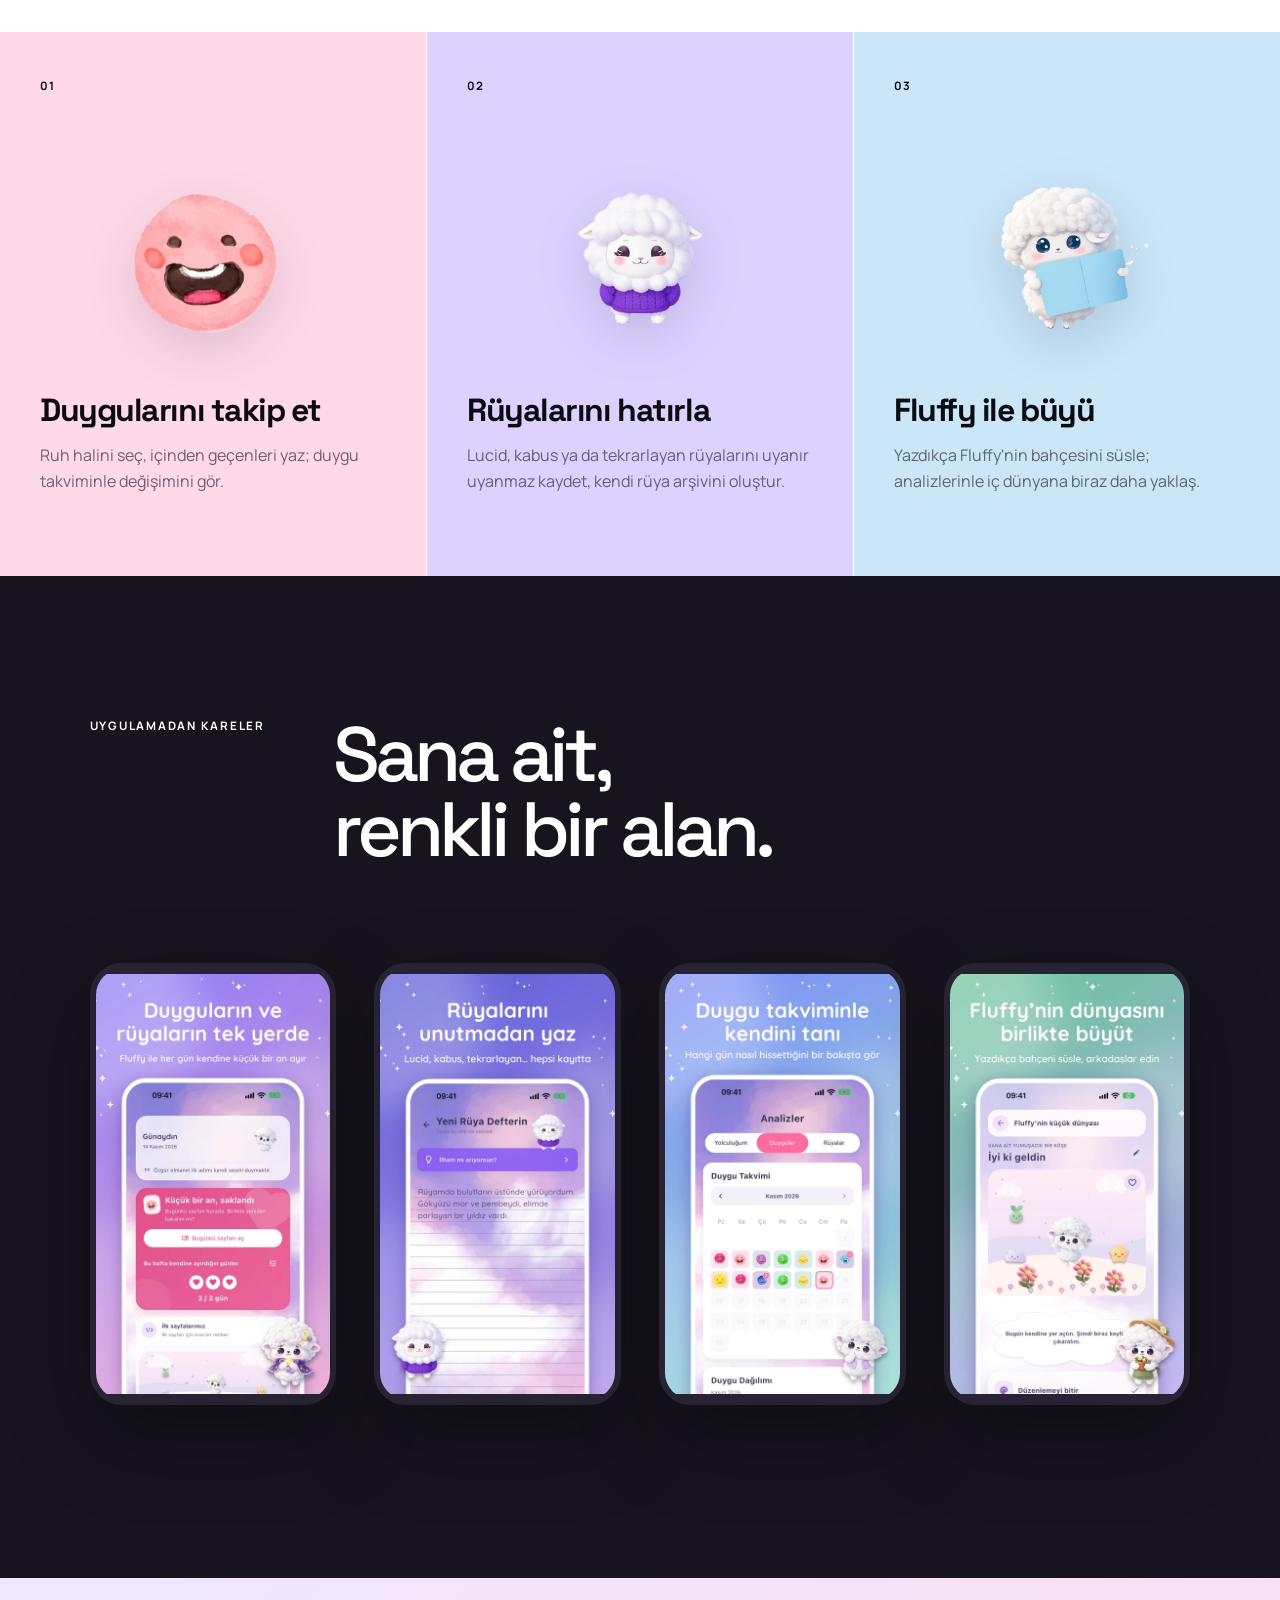
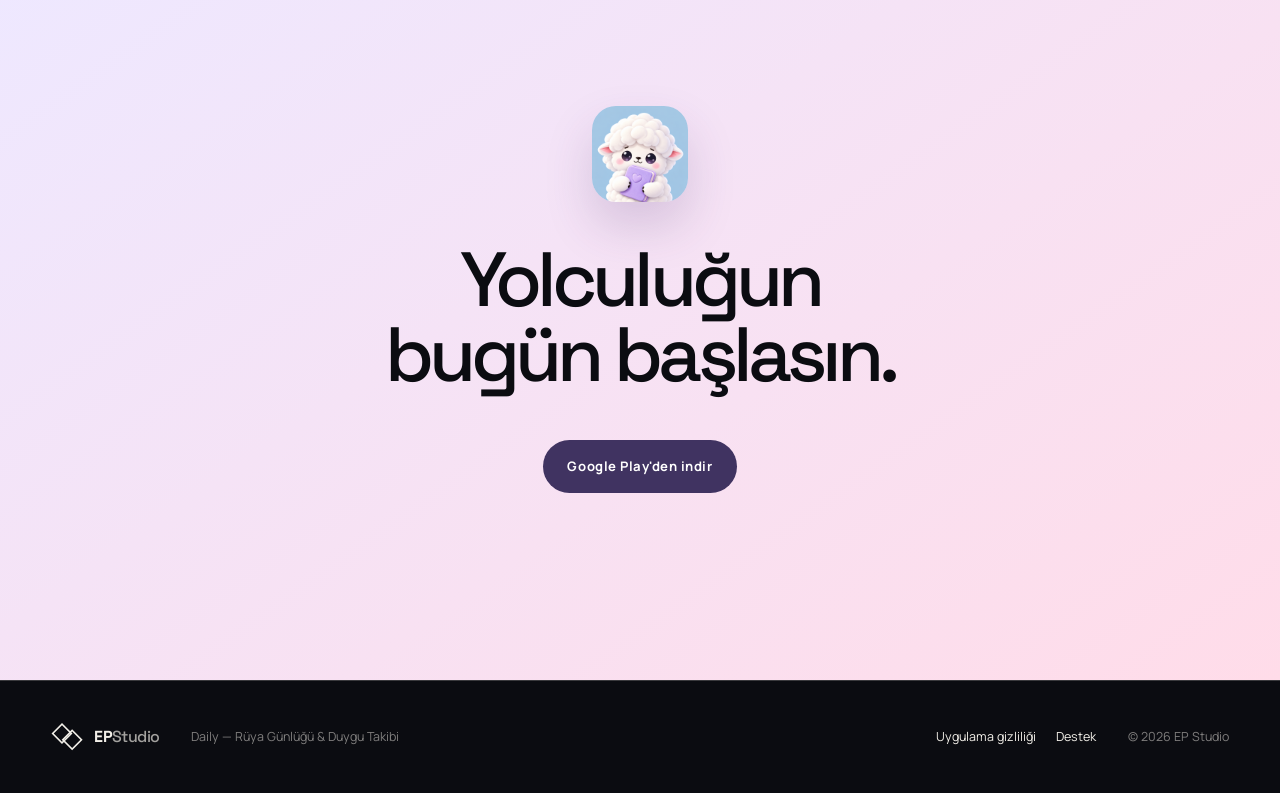
<file: uygulamalar/ruya-gunlugu/index.html>
<!doctype html>
<html lang="tr">
  <head>
    <meta charset="UTF-8" />
    <meta name="viewport" content="width=device-width, initial-scale=1" />
    <meta name="theme-color" content="#8970ed" />
    <title>Daily — Rüya Günlüğü &amp; Duygu Takibi | EP Studio</title>
    <meta name="description" content="Daily ile rüyalarını kaydet, duygularını takip et ve duygu takviminle kendini tanı. Fluffy ile her gün kendine küçük bir an ayır. Ücretsiz indir." />
    <link rel="canonical" href="https://epstudios.com.tr/uygulamalar/ruya-gunlugu/" />
    <link rel="icon" type="image/png" href="../../images/app-icon.png" />
    <link rel="apple-touch-icon" href="../../images/app-icon.png" />

    <meta property="og:type" content="website" />
    <meta property="og:site_name" content="EP Studio" />
    <meta property="og:locale" content="tr_TR" />
    <meta property="og:title" content="Daily — Rüya Günlüğü &amp; Duygu Takibi" />
    <meta property="og:description" content="Rüyalarını kaydet, duygularını takip et ve Fluffy ile kendine küçük bir an ayır." />
    <meta property="og:url" content="https://epstudios.com.tr/uygulamalar/ruya-gunlugu/" />
    <meta property="og:image" content="https://epstudios.com.tr/images/daily/og-daily.jpg" />
    <meta property="og:image:width" content="1200" />
    <meta property="og:image:height" content="630" />
    <meta property="og:image:alt" content="Daily uygulaması ve maskotu Fluffy" />
    <meta name="twitter:card" content="summary_large_image" />
    <meta name="twitter:title" content="Daily — Rüya Günlüğü &amp; Duygu Takibi" />
    <meta name="twitter:description" content="Rüyalarını kaydet, duygularını takip et ve Fluffy ile kendine küçük bir an ayır." />
    <meta name="twitter:image" content="https://epstudios.com.tr/images/daily/og-daily.jpg" />

    <script type="application/ld+json">
      {
        "@context": "https://schema.org",
        "@type": "MobileApplication",
        "name": "Daily — Rüya Günlüğü & Duygu Takibi",
        "alternateName": ["Daily: Dream & Mood Journal", "Rüya Günlüğü & Duygu Takibi"],
        "description": "Rüyalarını kaydet, duygularını takip et, duygu takvimi ve analizlerle kendini tanı. Fluffy ile bahçeni büyüt.",
        "operatingSystem": "Android",
        "applicationCategory": "LifestyleApplication",
        "inLanguage": ["tr", "en"],
        "url": "https://epstudios.com.tr/uygulamalar/ruya-gunlugu/",
        "image": "https://epstudios.com.tr/images/app-icon.png",
        "screenshot": [
          "https://epstudios.com.tr/images/daily/01-home.webp",
          "https://epstudios.com.tr/images/daily/03-dream.webp",
          "https://epstudios.com.tr/images/daily/07-calendar.webp",
          "https://epstudios.com.tr/images/daily/11-garden.webp"
        ],
        "installUrl": "https://play.google.com/store/apps/details?id=com.epstudios.emotionjourney",
        "offers": { "@type": "Offer", "price": "0", "priceCurrency": "TRY" },
        "publisher": { "@type": "Organization", "name": "EP Studio", "url": "https://epstudios.com.tr/" }
      }
    </script>

    <link rel="preconnect" href="https://fonts.googleapis.com" />
    <link rel="preconnect" href="https://fonts.gstatic.com" crossorigin />
    <link href="https://fonts.googleapis.com/css2?family=Manrope:wght@400;500;600;700;800&amp;family=Space+Grotesk:wght@500;600;700&amp;display=swap" rel="stylesheet" />
    <link rel="stylesheet" href="../../assets/css/site.css?v=20261121" />
  </head>
  <body class="detail-page dream-detail">
    <a class="skip-link" href="#content">İçeriğe geç</a>
    <header class="site-header detail-header" data-header>
      <a class="brand" href="../../" aria-label="EP Studio ana sayfa">
        <span class="brand-mark" aria-hidden="true"><i></i><i></i></span>
        <span>EP<span>Studio</span></span>
      </a>
      <a class="back-link" href="../../">
        <svg viewBox="0 0 24 24" aria-hidden="true"><path d="M19 12H5m6-6-6 6 6 6" /></svg>
        Tüm projeler
      </a>
    </header>

    <main id="content">
      <section class="detail-hero dream-hero">
        <div class="detail-hero-copy reveal">
          <div class="project-meta">
            <span class="status status-live"><i></i>Yayında</span>
            <span>Android · iOS çok yakında</span>
          </div>
          <img class="detail-app-icon" src="../../images/app-icon.png" alt="Daily uygulama ikonu: kitap tutan Fluffy" width="512" height="512" />
          <h1>Daily<br /><em>iç dünyanı keşfet.</em></h1>
          <p>Rüyalarını kaydet, duygularını takip et ve Fluffy ile her gün kendine biraz daha yaklaş.</p>
          <a class="detail-cta dream-cta" href="https://play.google.com/store/apps/details?id=com.epstudios.emotionjourney" target="_blank" rel="noopener noreferrer">
            Google Play'den ücretsiz indir
            <svg viewBox="0 0 24 24" aria-hidden="true"><path d="M5 12h14M13 6l6 6-6 6" /></svg>
          </a>
        </div>

        <div class="dream-device-stage reveal">
          <div class="dream-aura"></div>
          <div class="detail-phone phone-side"><img src="../../images/daily/hero-analytics.webp" alt="Daily duygu takvimi ekranı" width="720" height="1564" /></div>
          <div class="detail-phone phone-main"><img src="../../images/daily/hero-home.webp" alt="Daily ana ekranı: günün sayfası ve Fluffy'nin bahçesi" width="720" height="1564" /></div>
          <img class="detail-mascot" src="../../images/mascots/starlight.png" alt="" aria-hidden="true" />
        </div>
      </section>

      <section class="detail-intro">
        <p class="eyebrow reveal">Tek bir güvenli alan</p>
        <h2 class="reveal">Günün hisleri ve gecenin rüyaları, aynı kişisel yolculukta.</h2>
        <p class="detail-lead reveal">Daily sadece bir günlük değil; kendini dinlemek, ilerlemeni görmek ve hatırlamak istediklerine geri dönmek için tasarlandı.</p>
      </section>

      <section class="feature-grid" aria-label="Uygulama özellikleri">
        <article class="feature-card feature-pink reveal">
          <span>01</span>
          <img src="../../images/emojis/mutlu.png" alt="" aria-hidden="true" />
          <h3>Duygularını takip et</h3>
          <p>Ruh halini seç, içinden geçenleri yaz; duygu takviminle değişimini gör.</p>
        </article>
        <article class="feature-card feature-purple reveal">
          <span>02</span>
          <img src="../../images/mascots/dream.png" alt="" aria-hidden="true" />
          <h3>Rüyalarını hatırla</h3>
          <p>Lucid, kabus ya da tekrarlayan rüyalarını uyanır uyanmaz kaydet, kendi rüya arşivini oluştur.</p>
        </article>
        <article class="feature-card feature-blue reveal">
          <span>03</span>
          <img src="../../images/mascots/emotion.png" alt="" aria-hidden="true" />
          <h3>Fluffy ile büyü</h3>
          <p>Yazdıkça Fluffy'nin bahçesini süsle; analizlerinle iç dünyana biraz daha yaklaş.</p>
        </article>
      </section>

      <section class="screen-section" id="screens">
        <div class="screen-heading reveal">
          <p class="eyebrow">Uygulamadan kareler</p>
          <h2>Sana ait,<br />renkli bir alan.</h2>
        </div>
        <div class="screen-strip">
          <figure class="reveal"><img src="../../images/daily/01-home.webp" alt="Duyguların ve rüyaların tek yerde: Daily ana ekranı" loading="lazy" width="1536" height="2752" /></figure>
          <figure class="reveal"><img src="../../images/daily/03-dream.webp" alt="Rüyalarını unutmadan yaz: rüya günlüğü yazma ekranı" loading="lazy" width="1536" height="2752" /></figure>
          <figure class="reveal"><img src="../../images/daily/07-calendar.webp" alt="Duygu takviminle kendini tanı: aylık duygu takvimi" loading="lazy" width="1536" height="2752" /></figure>
          <figure class="reveal"><img src="../../images/daily/11-garden.webp" alt="Fluffy'nin dünyasını birlikte büyüt: bahçe ekranı" loading="lazy" width="1536" height="2752" /></figure>
        </div>
      </section>

      <section class="detail-end dream-end">
        <img src="../../images/app-icon.png" alt="" aria-hidden="true" />
        <h2>Yolculuğun<br />bugün başlasın.</h2>
        <a class="detail-cta dream-cta" href="https://play.google.com/store/apps/details?id=com.epstudios.emotionjourney" target="_blank" rel="noopener noreferrer">Google Play'den indir</a>
      </section>
    </main>

    <footer class="site-footer detail-footer">
      <a class="brand brand-footer" href="../../" aria-label="EP Studio ana sayfa">
        <span class="brand-mark" aria-hidden="true"><i></i><i></i></span>
        <span>EP<span>Studio</span></span>
      </a>
      <p>Daily — Rüya Günlüğü &amp; Duygu Takibi</p>
      <div class="footer-links">
        <a href="../../privacy-policy/">Uygulama gizliliği</a>
        <a href="mailto:epstudios.dev@gmail.com">Destek</a>
      </div>
      <span class="copyright">© <span data-year></span> EP Studio</span>
    </footer>
    <script src="../../assets/js/site.js?v=20261121" defer></script>
  </body>
</html>
</file>
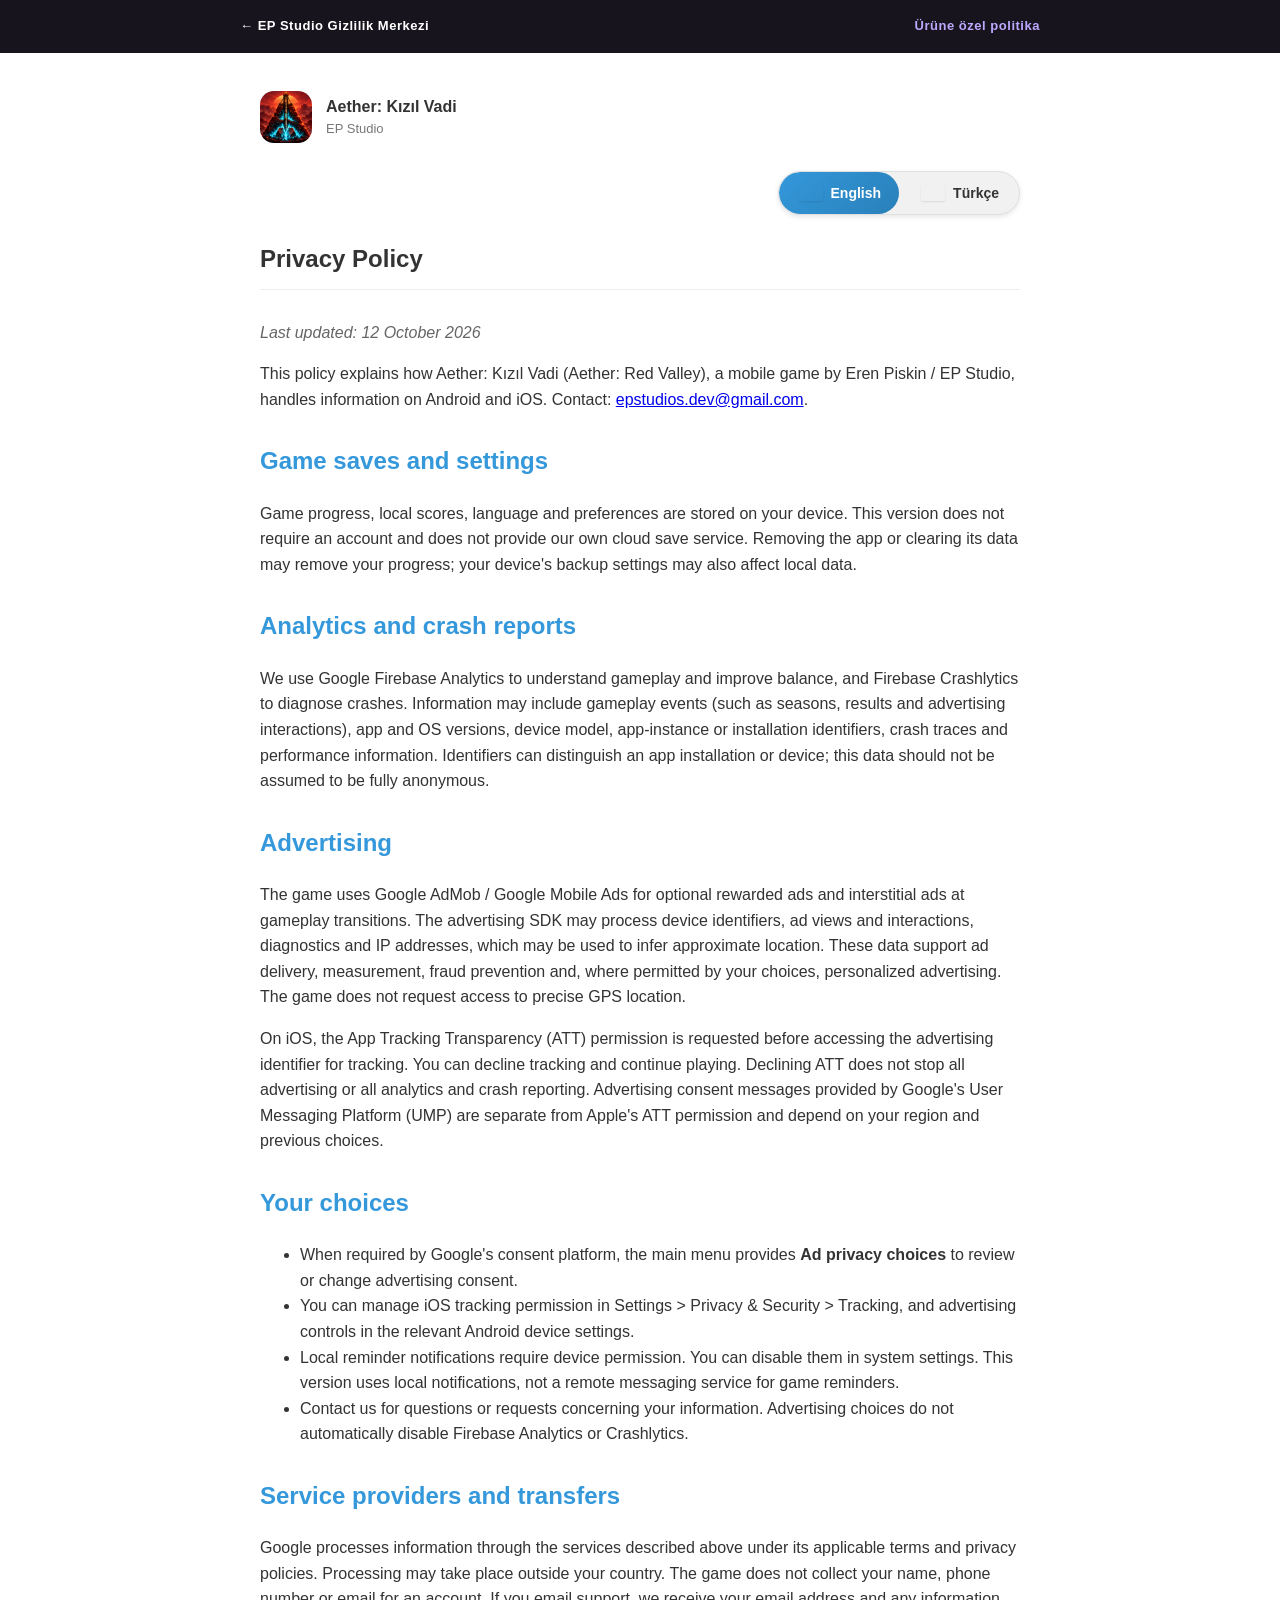
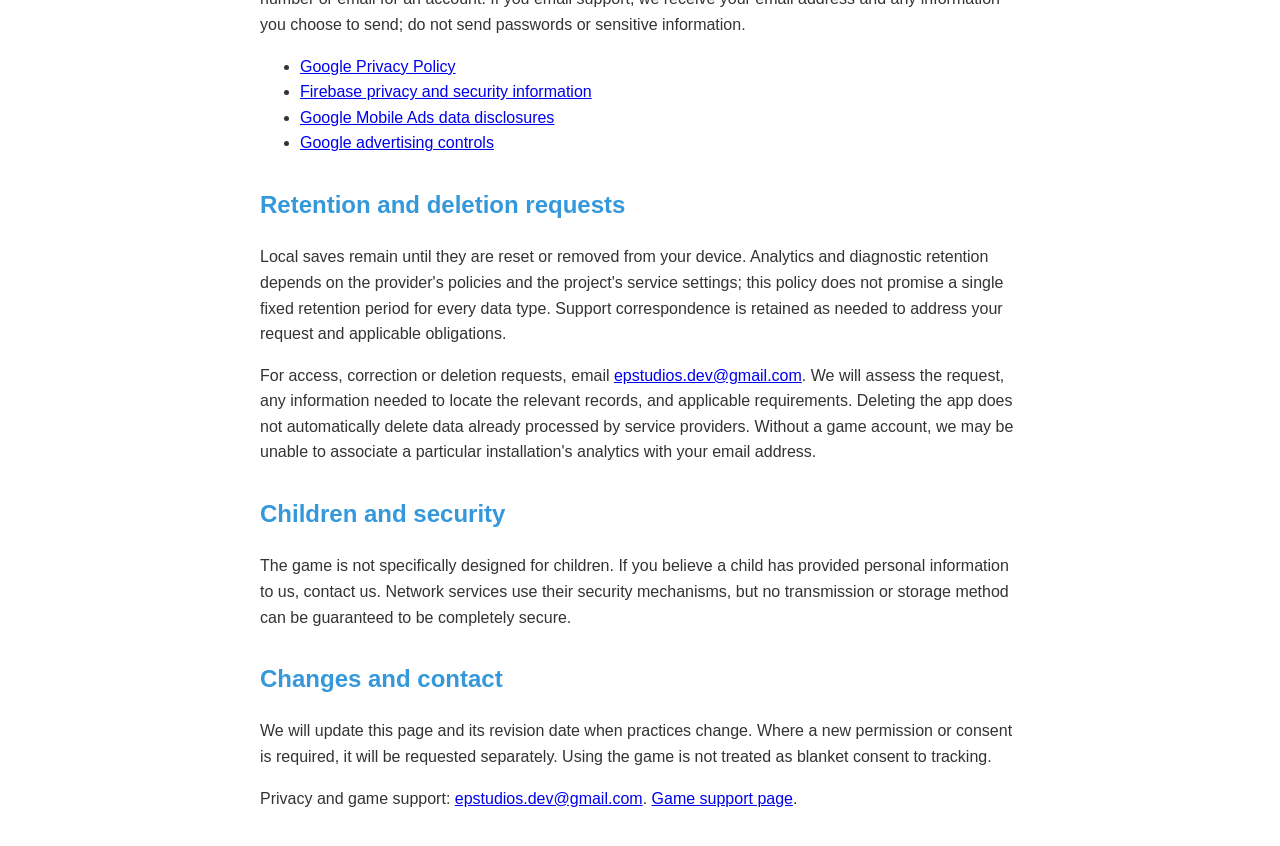
<file: oyunlar/aether-kizil-vadi/privacy-policy/index.html>
<!DOCTYPE html>
<html lang="en">
<head>
    <meta charset="utf-8">
    <meta name="viewport" content="width=device-width, initial-scale=1">
    <title>Privacy Policy - Aether: Kızıl Vadi</title>
    <meta name="description" content="Aether: Kızıl Vadi game privacy policy in English and Turkish.">
    <link rel="icon" type="image/png" href="../../../assets/images/aether-icon.png">
    <style>
        * {
            box-sizing: border-box;
        }
        body {
            font-family: Arial, sans-serif;
            margin: 0;
            padding: 0;
            color: #333;
            line-height: 1.6;
        }
        .policy-topbar {
            align-items: center;
            background: #17141e;
            color: #fff;
            display: flex;
            font-size: 13px;
            font-weight: 700;
            justify-content: space-between;
            letter-spacing: .04em;
            padding: 16px max(20px, calc((100vw - 800px) / 2));
            text-decoration: none;
        }
        .policy-topbar span:last-child {
            color: #bca9ff;
        }
        .container {
            max-width: 800px;
            margin: 0 auto;
            padding: 20px;
        }
        .policy-product {
            align-items: center;
            display: flex;
            gap: 14px;
            margin: 18px 0 28px;
        }
        .policy-product img {
            border-radius: 14px;
            height: 52px;
            width: 52px;
        }
        .policy-product strong,
        .policy-product span {
            display: block;
        }
        .policy-product span {
            color: #777;
            font-size: 13px;
        }
        h1 {
            color: #333;
            border-bottom: 1px solid #eee;
            padding-bottom: 10px;
        }
        h2 {
            color: #3498db;
            margin-top: 30px;
        }
        p {
            margin-bottom: 15px;
        }
        ul {
            margin-bottom: 15px;
        }
        li ul {
            margin-top: 10px;
        }
        .highlight {
            background-color: #f8f9fa;
            padding: 15px;
            border-left: 4px solid #3498db;
            margin-bottom: 15px;
        }
        .updated-date {
            font-style: italic;
            color: #666;
            margin-top: 30px;
        }
        
        .language-switcher {
            display: flex;
            justify-content: flex-end;
            margin-bottom: 25px;
        }
        
        .language-toggle {
            display: flex;
            position: relative;
            background-color: #f1f1f1;
            border-radius: 30px;
            box-shadow: 0 2px 5px rgba(0,0,0,0.1);
            overflow: hidden;
            border: 1px solid #e0e0e0;
        }
        
        .language-toggle label {
            display: flex;
            align-items: center;
            justify-content: center;
            padding: 10px 20px;
            font-size: 14px;
            font-weight: 600;
            cursor: pointer;
            position: relative;
            z-index: 1;
            transition: color 0.3s ease;
            min-width: 90px;
            user-select: none;
        }
        
        .lang-flag {
            display: inline-block;
            margin-right: 8px;
            height: 16px;
            width: 24px;
            background-size: cover;
            background-position: center;
            border-radius: 2px;
            box-shadow: 0 1px 2px rgba(0,0,0,0.1);
        }

        .en-flag {
            background-image: url('https://flagcdn.com/w40/gb.png');
        }

        .tr-flag {
            background-image: url('https://flagcdn.com/w40/tr.png');
        }
        
        #language-en:checked ~ .slider {
            transform: translateX(0);
        }
        
        #language-tr:checked ~ .slider {
            transform: translateX(100%);
        }
        
        #language-en:checked ~ label[for="language-en"] {
            color: white;
        }
        
        #language-tr:checked ~ label[for="language-tr"] {
            color: white;
        }
        
        .slider {
            position: absolute;
            height: 100%;
            width: 50%;
            background-image: linear-gradient(135deg, #3498db, #2980b9);
            border-radius: 30px;
            transition: transform 0.3s cubic-bezier(0.645, 0.045, 0.355, 1);
            z-index: 0;
        }
        
        input[type="radio"] {
            position: absolute;
            width: 1px;
            height: 1px;
            opacity: 0;
        }
        input[type="radio"]:focus-visible ~ label { outline: 2px solid #17141e; }
        a { overflow-wrap: anywhere; }
        @media (max-width: 480px) { .policy-topbar { gap: 12px; } }
        
        .tr-content {
            display: none;
        }
        .en-content {
            display: block;
        }
    </style>
    <noscript><style>.tr-content { display: block; }</style></noscript>
</head>
<body>
    <a class="policy-topbar" href="../../../gizlilik/">
        <span>← EP Studio Gizlilik Merkezi</span>
        <span>Ürüne özel politika</span>
    </a>
    <div class="container">
        <div class="policy-product">
            <img src="../../../assets/images/aether-icon.png" alt="Aether: Kızıl Vadi oyun ikonu">
            <div>
                <strong>Aether: Kızıl Vadi</strong>
                <span>EP Studio</span>
            </div>
        </div>
        <div class="language-switcher">
            <div class="language-toggle">
                <input type="radio" id="language-en" name="language" checked onclick="toggleLanguage('en')">
                <input type="radio" id="language-tr" name="language" onclick="toggleLanguage('tr')">
                <div class="slider"></div>
                <label for="language-en"><span class="lang-flag en-flag"></span>English</label>
                <label for="language-tr"><span class="lang-flag tr-flag"></span>Türkçe</label>
            </div>
        </div>

        <!-- ENGLISH VERSION -->
        <section class="en-content" lang="en" aria-label="Privacy policy in English">
            <h1>Privacy Policy</h1>
            <p class="updated-date">Last updated: 12 October 2026</p>
            <p>This policy explains how Aether: Kızıl Vadi (Aether: Red Valley), a mobile game by Eren Piskin / EP Studio, handles information on Android and iOS. Contact: <a href="mailto:epstudios.dev@gmail.com">epstudios.dev@gmail.com</a>.</p>

            <h2>Game saves and settings</h2>
            <p>Game progress, local scores, language and preferences are stored on your device. This version does not require an account and does not provide our own cloud save service. Removing the app or clearing its data may remove your progress; your device's backup settings may also affect local data.</p>

            <h2>Analytics and crash reports</h2>
            <p>We use Google Firebase Analytics to understand gameplay and improve balance, and Firebase Crashlytics to diagnose crashes. Information may include gameplay events (such as seasons, results and advertising interactions), app and OS versions, device model, app-instance or installation identifiers, crash traces and performance information. Identifiers can distinguish an app installation or device; this data should not be assumed to be fully anonymous.</p>

            <h2>Advertising</h2>
            <p>The game uses Google AdMob / Google Mobile Ads for optional rewarded ads and interstitial ads at gameplay transitions. The advertising SDK may process device identifiers, ad views and interactions, diagnostics and IP addresses, which may be used to infer approximate location. These data support ad delivery, measurement, fraud prevention and, where permitted by your choices, personalized advertising. The game does not request access to precise GPS location.</p>
            <p>On iOS, the App Tracking Transparency (ATT) permission is requested before accessing the advertising identifier for tracking. You can decline tracking and continue playing. Declining ATT does not stop all advertising or all analytics and crash reporting. Advertising consent messages provided by Google's User Messaging Platform (UMP) are separate from Apple's ATT permission and depend on your region and previous choices.</p>

            <h2>Your choices</h2>
            <ul>
                <li>When required by Google's consent platform, the main menu provides <strong>Ad privacy choices</strong> to review or change advertising consent.</li>
                <li>You can manage iOS tracking permission in Settings &gt; Privacy &amp; Security &gt; Tracking, and advertising controls in the relevant Android device settings.</li>
                <li>Local reminder notifications require device permission. You can disable them in system settings. This version uses local notifications, not a remote messaging service for game reminders.</li>
                <li>Contact us for questions or requests concerning your information. Advertising choices do not automatically disable Firebase Analytics or Crashlytics.</li>
            </ul>

            <h2>Service providers and transfers</h2>
            <p>Google processes information through the services described above under its applicable terms and privacy policies. Processing may take place outside your country. The game does not collect your name, phone number or email for an account. If you email support, we receive your email address and any information you choose to send; do not send passwords or sensitive information.</p>
            <ul>
                <li><a href="https://policies.google.com/privacy">Google Privacy Policy</a></li>
                <li><a href="https://firebase.google.com/support/privacy">Firebase privacy and security information</a></li>
                <li><a href="https://developers.google.com/admob/ios/privacy/data-disclosure">Google Mobile Ads data disclosures</a></li>
                <li><a href="https://support.google.com/ads/answer/2662922">Google advertising controls</a></li>
            </ul>

            <h2>Retention and deletion requests</h2>
            <p>Local saves remain until they are reset or removed from your device. Analytics and diagnostic retention depends on the provider's policies and the project's service settings; this policy does not promise a single fixed retention period for every data type. Support correspondence is retained as needed to address your request and applicable obligations.</p>
            <p>For access, correction or deletion requests, email <a href="mailto:epstudios.dev@gmail.com">epstudios.dev@gmail.com</a>. We will assess the request, any information needed to locate the relevant records, and applicable requirements. Deleting the app does not automatically delete data already processed by service providers. Without a game account, we may be unable to associate a particular installation's analytics with your email address.</p>

            <h2>Children and security</h2>
            <p>The game is not specifically designed for children. If you believe a child has provided personal information to us, contact us. Network services use their security mechanisms, but no transmission or storage method can be guaranteed to be completely secure.</p>

            <h2>Changes and contact</h2>
            <p>We will update this page and its revision date when practices change. Where a new permission or consent is required, it will be requested separately. Using the game is not treated as blanket consent to tracking.</p>
            <p>Privacy and game support: <a href="mailto:epstudios.dev@gmail.com">epstudios.dev@gmail.com</a>. <a href="../support/">Game support page</a>.</p>
        </section>

        <!-- TURKISH VERSION -->
        <section class="tr-content" lang="tr" aria-label="Türkçe gizlilik politikası">
            <h1>Gizlilik Politikası</h1>
            <p class="updated-date">Son güncelleme: 12 Ekim 2026</p>
            <p>Bu politika, Eren Pişkin / EP Studio tarafından geliştirilen Aether: Kızıl Vadi mobil oyununun Android ve iOS'ta bilgileri nasıl işlediğini açıklar. İletişim: <a href="mailto:epstudios.dev@gmail.com">epstudios.dev@gmail.com</a>.</p>

            <h2>Oyun kayıtları ve ayarlar</h2>
            <p>Oyun ilerlemesi, yerel skorlar, dil ve tercihler cihazınızda saklanır. Bu sürüm hesap gerektirmez ve kendi bulut kayıt hizmetimizi sunmaz. Uygulamayı veya verilerini silmek ilerlemenizi silebilir; cihazınızın yedekleme ayarları da yerel verileri etkileyebilir.</p>

            <h2>Analitik ve çökme raporları</h2>
            <p>Oynanışı anlamak ve oyun dengesini geliştirmek için Google Firebase Analytics, çökmeleri incelemek için Firebase Crashlytics kullanıyoruz. İşlenen bilgiler; sezonlar, sonuçlar ve reklam etkileşimleri gibi oyun olaylarını, uygulama ve işletim sistemi sürümlerini, cihaz modelini, uygulama örneği veya kurulum tanımlayıcılarını, hata izlerini ve performans bilgilerini içerebilir. Tanımlayıcılar bir kurulumu veya cihazı ayırt edebilir; bu veriler tamamen anonim kabul edilmemelidir.</p>

            <h2>Reklamlar</h2>
            <p>Oyun, isteğe bağlı ödüllü reklamlar ve oyun geçişlerindeki tam ekran reklamlar için Google AdMob / Google Mobile Ads kullanır. Reklam SDK'sı cihaz tanımlayıcılarını, reklam gösterim ve etkileşimlerini, tanılama bilgilerini ve yaklaşık konum çıkarımında kullanılabilen IP adresini işleyebilir. Bu bilgiler reklam sunumu, ölçüm, sahtecilik önleme ve tercihlerinizin izin verdiği durumlarda kişiselleştirilmiş reklamlar için kullanılır. Oyun hassas GPS konumuna erişim istemez.</p>
            <p>iOS'ta reklam tanımlayıcısına takip amacıyla erişmeden önce App Tracking Transparency (ATT) izni istenir. Takibi reddedip oyunu oynamaya devam edebilirsiniz. ATT'yi reddetmek bütün reklamları, analitiği veya çökme raporlamasını durdurmaz. Google User Messaging Platform (UMP) üzerinden sunulan reklam rıza mesajları, Apple ATT izninden ayrıdır ve bölgenize ve önceki tercihlerinize bağlıdır.</p>

            <h2>Tercihleriniz</h2>
            <ul>
                <li>Google'ın rıza platformu gerektirdiğinde ana menüdeki <strong>Reklam gizlilik tercihleri</strong> üzerinden reklam rızanızı görüntüleyebilir veya değiştirebilirsiniz.</li>
                <li>iOS takip iznini Ayarlar &gt; Gizlilik ve Güvenlik &gt; Takip bölümünden; reklam kontrollerini Android cihazınızın ilgili ayarlarından yönetebilirsiniz.</li>
                <li>Yerel hatırlatma bildirimleri cihaz izni gerektirir. Sistem ayarlarından kapatabilirsiniz. Bu sürüm, oyun hatırlatmaları için uzaktan mesajlaşma hizmeti yerine yerel bildirim kullanır.</li>
                <li>Bilgilerinizle ilgili soru veya talepler için bize ulaşabilirsiniz. Reklam tercihleri Firebase Analytics ve Crashlytics'i otomatik olarak kapatmaz.</li>
            </ul>

            <h2>Hizmet sağlayıcıları ve aktarım</h2>
            <p>Google, yukarıda belirtilen hizmetler üzerinden bilgileri kendi geçerli şartları ve gizlilik politikaları kapsamında işler. İşleme ülkeniz dışında gerçekleşebilir. Oyun, hesap açmak için adınızı, telefonunuzu veya e-postanızı toplamaz. Destek için e-posta gönderirseniz adresinizi ve göndermeyi seçtiğiniz bilgileri alırız; şifre veya hassas bilgi göndermeyin.</p>
            <ul>
                <li><a href="https://policies.google.com/privacy?hl=tr">Google Gizlilik Politikası</a></li>
                <li><a href="https://firebase.google.com/support/privacy">Firebase gizlilik ve güvenlik bilgileri</a></li>
                <li><a href="https://developers.google.com/admob/ios/privacy/data-disclosure">Google Mobile Ads veri açıklamaları</a></li>
                <li><a href="https://support.google.com/ads/answer/2662922?hl=tr">Google reklam kontrolleri</a></li>
            </ul>

            <h2>Saklama ve silme talepleri</h2>
            <p>Yerel kayıtlar sıfırlanana veya cihazdan silinene kadar kalır. Analitik ve tanılama verilerinin saklama süresi sağlayıcının politikalarına ve projenin hizmet ayarlarına bağlıdır; bu politika tüm veri türleri için tek bir sabit süre taahhüt etmez. Destek yazışmaları talebinizin karşılanması ve geçerli yükümlülükler için gerektiği sürece saklanır.</p>
            <p>Erişim, düzeltme veya silme taleplerini <a href="mailto:epstudios.dev@gmail.com">epstudios.dev@gmail.com</a> adresine gönderebilirsiniz. Talebi, ilgili kayıtları bulmak için gereken bilgileri ve geçerli gereklilikleri değerlendireceğiz. Uygulamayı silmek hizmet sağlayıcıların daha önce işlediği verileri otomatik olarak silmez. Oyun hesabı bulunmadığından belirli bir kurulumun analitiğini e-posta adresinizle eşleştiremeyebiliriz.</p>

            <h2>Çocuklar ve güvenlik</h2>
            <p>Oyun özellikle çocuklar için tasarlanmamıştır. Bir çocuğun bize kişisel bilgi sağladığını düşünüyorsanız iletişime geçin. Ağ hizmetleri kendi güvenlik mekanizmalarını kullanır; hiçbir iletim veya saklama yönteminin tamamen güvenli olduğu garanti edilemez.</p>

            <h2>Değişiklikler ve iletişim</h2>
            <p>Uygulamalarımız değiştiğinde bu sayfayı ve güncelleme tarihini yenileyeceğiz. Yeni bir izin veya rıza gerektiğinde ayrıca istenecektir. Oyunu kullanmanız takibe verilmiş genel bir rıza olarak kabul edilmez.</p>
            <p>Gizlilik ve oyun desteği: <a href="mailto:epstudios.dev@gmail.com">epstudios.dev@gmail.com</a>. <a href="../support/">Oyun destek sayfası</a>.</p>
        </section>
    </div>

    <script>
        function toggleLanguage(lang) {
            document.documentElement.lang = lang;
            const enContent = document.querySelector('.en-content');
            const trContent = document.querySelector('.tr-content');
            
            if (lang === 'en') {
                enContent.style.display = 'block';
                trContent.style.display = 'none';
            } else {
                enContent.style.display = 'none';
                trContent.style.display = 'block';
            }
        }
    </script>
</body>
</html>
</file>
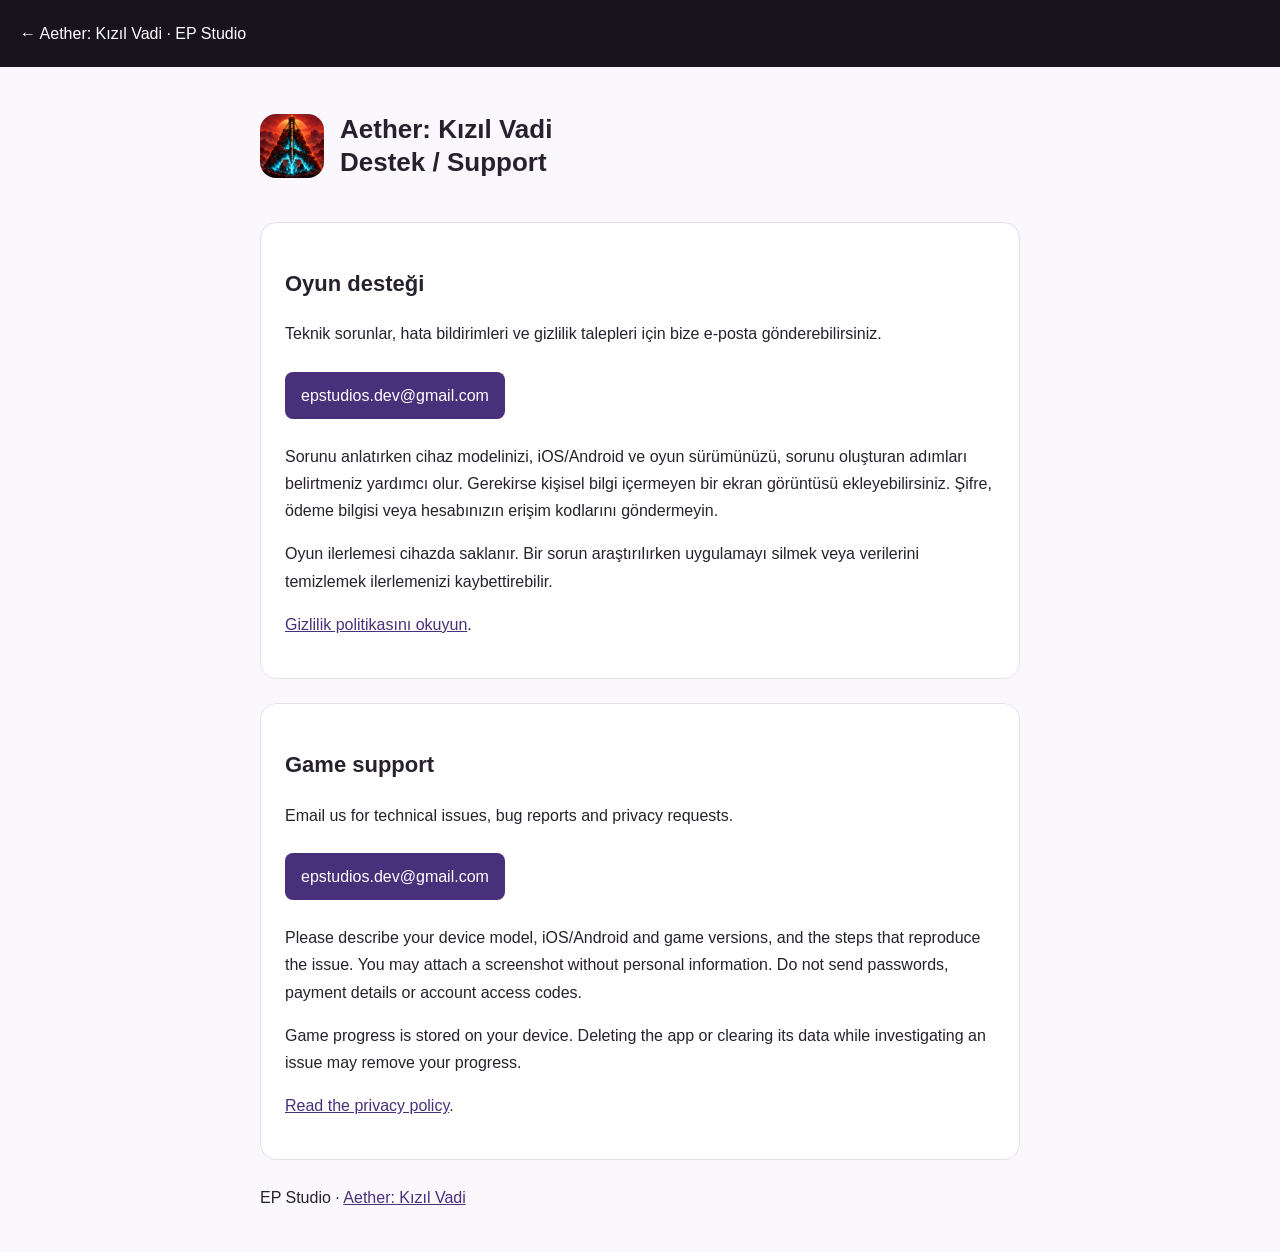
<file: oyunlar/aether-kizil-vadi/support/index.html>
<!doctype html>
<html lang="tr">
<head>
  <meta charset="utf-8">
  <meta name="viewport" content="width=device-width, initial-scale=1">
  <meta name="description" content="Aether: Kızıl Vadi / Red Valley oyun desteği ve iletişim bilgileri.">
  <title>Aether: Kızıl Vadi — Destek / Support | EP Studio</title>
  <link rel="icon" href="../../../assets/images/aether-icon.png">
  <style>
    * { box-sizing: border-box; }
    body { margin: 0; font: 16px/1.7 Arial, sans-serif; color: #26212d; background: #faf8fc; }
    header { background: #17141e; padding: 20px; }
    header a { color: white; text-decoration: none; }
    main { max-width: 800px; margin: auto; padding: 28px 20px 40px; }
    .product { display: flex; gap: 16px; align-items: center; }
    .product img { width: 64px; height: 64px; border-radius: 16px; }
    h1 { font-size: 26px; line-height: 1.3; }
    h2 { font-size: 22px; }
    a { color: #49307b; overflow-wrap: anywhere; }
    section { background: white; border: 1px solid #e6e0eb; border-radius: 16px; padding: 24px; margin-top: 24px; }
    .email { display: inline-block; margin: 8px 0; padding: 10px 16px; border-radius: 8px; color: white; background: #49307b; text-decoration: none; }
    footer { margin-top: 24px; }
  </style>
</head>
<body>
  <header><a href="../">← Aether: Kızıl Vadi · EP Studio</a></header>
  <main>
    <div class="product"><img src="../../../assets/images/aether-icon.png" alt="Aether oyun ikonu"><h1>Aether: Kızıl Vadi<br>Destek / Support</h1></div>
    <section lang="tr">
      <h2>Oyun desteği</h2>
      <p>Teknik sorunlar, hata bildirimleri ve gizlilik talepleri için bize e-posta gönderebilirsiniz.</p>
      <a class="email" href="mailto:epstudios.dev@gmail.com?subject=Aether%20Destek">epstudios.dev@gmail.com</a>
      <p>Sorunu anlatırken cihaz modelinizi, iOS/Android ve oyun sürümünüzü, sorunu oluşturan adımları belirtmeniz yardımcı olur. Gerekirse kişisel bilgi içermeyen bir ekran görüntüsü ekleyebilirsiniz. Şifre, ödeme bilgisi veya hesabınızın erişim kodlarını göndermeyin.</p>
      <p>Oyun ilerlemesi cihazda saklanır. Bir sorun araştırılırken uygulamayı silmek veya verilerini temizlemek ilerlemenizi kaybettirebilir.</p>
      <p><a href="../privacy-policy/">Gizlilik politikasını okuyun</a>.</p>
    </section>
    <section lang="en">
      <h2>Game support</h2>
      <p>Email us for technical issues, bug reports and privacy requests.</p>
      <a class="email" href="mailto:epstudios.dev@gmail.com?subject=Aether%20Support">epstudios.dev@gmail.com</a>
      <p>Please describe your device model, iOS/Android and game versions, and the steps that reproduce the issue. You may attach a screenshot without personal information. Do not send passwords, payment details or account access codes.</p>
      <p>Game progress is stored on your device. Deleting the app or clearing its data while investigating an issue may remove your progress.</p>
      <p><a href="../privacy-policy/">Read the privacy policy</a>.</p>
    </section>
    <footer>EP Studio · <a href="../">Aether: Kızıl Vadi</a></footer>
  </main>
</body>
</html>
</file>
<file: assets/css/site.css>
:root {
  --ink: #0b0c11;
  --paper: #f3f0e9;
  --muted: #77776f;
  --line: rgba(11, 12, 17, 0.18);
  --night-line: rgba(243, 240, 233, 0.2);
  --orange: #ff4f36;
  --display: 'Space Grotesk', sans-serif;
  --body: 'Manrope', sans-serif;
}

* { box-sizing: border-box; margin: 0; padding: 0; }
html { scroll-behavior: smooth; }
body { background: var(--paper); color: var(--ink); font-family: var(--body); font-size: 1rem; line-height: 1.6; overflow-x: hidden; }
body.menu-open { overflow: hidden; }
a { color: inherit; }
img { display: block; max-width: 100%; }
button, a { -webkit-tap-highlight-color: transparent; }

.skip-link { background: #fff; color: #000; left: 1rem; padding: .75rem 1rem; position: fixed; top: 1rem; transform: translateY(-160%); z-index: 1000; }
.skip-link:focus { transform: translateY(0); }

.site-header { align-items: center; color: var(--paper); display: flex; height: 6rem; justify-content: space-between; left: 0; padding: 0 4vw; position: fixed; right: 0; top: 0; transition: background-color 240ms ease, height 240ms ease, border-color 240ms ease; z-index: 100; }
.site-header.is-scrolled { backdrop-filter: blur(18px); background: rgba(8, 9, 13, .86); border-bottom: 1px solid rgba(255,255,255,.08); height: 4.6rem; }
.brand { align-items: center; display: inline-flex; font-family: var(--display); font-size: 1.25rem; font-weight: 700; gap: .7rem; letter-spacing: -.04em; text-decoration: none; }
.brand > span:last-child > span { font-weight: 500; opacity: .66; }
.brand-mark { display: inline-block; height: 2rem; position: relative; width: 2rem; }
.brand-mark i { border: 2px solid currentColor; display: block; height: 1.2rem; position: absolute; transform: rotate(45deg); width: 1.2rem; }
.brand-mark i:first-child { left: 0; top: .15rem; }
.brand-mark i:last-child { bottom: .15rem; right: 0; }
.site-nav { align-items: center; display: flex; gap: clamp(1.5rem, 3vw, 3.5rem); }
.site-nav a { font-size: .84rem; font-weight: 600; letter-spacing: .08em; position: relative; text-decoration: none; text-transform: uppercase; }
.site-nav a::after { background: currentColor; bottom: -.35rem; content: ''; height: 1px; left: 0; position: absolute; transform: scaleX(0); transform-origin: right; transition: transform 200ms ease; width: 100%; }
.site-nav a:hover::after, .site-nav a:focus-visible::after { transform: scaleX(1); transform-origin: left; }
.menu-button { background: none; border: 0; color: currentColor; display: none; height: 2.75rem; position: relative; width: 2.75rem; z-index: 110; }
.menu-button span { background: currentColor; height: 1px; left: .55rem; position: absolute; transition: transform 200ms ease, top 200ms ease; width: 1.65rem; }
.menu-button span:first-child { top: 1rem; }
.menu-button span:last-child { top: 1.65rem; }

.studio-hero { align-items: flex-end; background: radial-gradient(circle at 73% 35%, rgba(255,79,54,.22), transparent 23%), radial-gradient(circle at 30% 75%, rgba(141,105,255,.12), transparent 26%), var(--ink); color: var(--paper); display: flex; min-height: 100svh; overflow: hidden; padding: clamp(9rem,15vw,14rem) 4vw clamp(4rem,7vw,7rem); position: relative; }
.hero-grain { background-image: url("data:image/svg+xml,%3Csvg viewBox='0 0 180 180' xmlns='http://www.w3.org/2000/svg'%3E%3Cfilter id='n'%3E%3CfeTurbulence type='fractalNoise' baseFrequency='.8' numOctaves='4' stitchTiles='stitch'/%3E%3C/filter%3E%3Crect width='100%25' height='100%25' filter='url(%23n)' opacity='.45'/%3E%3C/svg%3E"); inset: 0; opacity: .045; pointer-events: none; position: absolute; }
.hero-orbit { border: 1px solid rgba(243,240,233,.13); border-radius: 50%; pointer-events: none; position: absolute; }
.orbit-one { height: 58vw; right: -17vw; top: -22vw; width: 58vw; }
.orbit-two { height: 34vw; right: -4vw; top: -9vw; width: 34vw; }
.hero-kicker { align-items: center; display: flex; font-size: .78rem; font-weight: 600; gap: .7rem; left: 4vw; letter-spacing: .16em; position: absolute; text-transform: uppercase; top: 28%; }
.hero-kicker span { background: var(--orange); height: .5rem; transform: rotate(45deg); width: .5rem; }
.hero-copy { max-width: 82rem; position: relative; z-index: 2; }
.hero-copy h1 { font-family: var(--display); font-size: clamp(4rem,12vw,11rem); font-weight: 600; letter-spacing: -.075em; line-height: .78; }
.hero-copy h1 span { display: block; }
.hero-copy h1 span:nth-child(2) { margin-left: .52em; }
.hero-copy h1 .accent-word { color: var(--orange); font-style: italic; margin-left: 1.05em; }
.hero-copy > p { color: rgba(243,240,233,.65); font-size: clamp(1rem,1.4vw,1.2rem); margin-left: min(45vw,42rem); margin-top: 3rem; max-width: 31rem; }
.scroll-cue { align-items: center; bottom: 4.5rem; display: flex; font-size: .75rem; font-weight: 600; gap: .85rem; letter-spacing: .12em; position: absolute; right: 4vw; text-decoration: none; text-transform: uppercase; transform: rotate(90deg) translateX(100%); transform-origin: right bottom; }
.scroll-cue svg, .text-link svg { fill: none; stroke: currentColor; stroke-width: 1.5; }
.scroll-cue svg { height: 1.1rem; width: 1.1rem; }
.hero-index { bottom: 2.2rem; color: rgba(243,240,233,.36); font-family: var(--display); font-size: .7rem; left: 4vw; letter-spacing: .18em; position: absolute; }

.work-section { padding: clamp(7rem,12vw,12rem) 4vw; }
.section-intro { display: grid; gap: 2rem; grid-template-columns: minmax(7rem,.45fr) 1.4fr .6fr; margin: 0 auto clamp(6rem,12vw,12rem); max-width: 92rem; }
.eyebrow { font-size: .73rem; font-weight: 700; letter-spacing: .15em; text-transform: uppercase; }
.section-intro h2, .contact-copy h2 { font-family: var(--display); font-size: clamp(2.7rem,6vw,6.5rem); font-weight: 500; letter-spacing: -.065em; line-height: .98; }
.section-note { align-self: end; color: var(--muted); font-size: .96rem; max-width: 18rem; }
.project-list { display: grid; gap: clamp(8rem,16vw,15rem); margin: auto; max-width: 92rem; }
.project { align-items: center; display: grid; gap: clamp(3rem,8vw,9rem); grid-template-columns: minmax(0,1.35fr) minmax(18rem,.65fr); }
.project:nth-child(even) { grid-template-columns: minmax(18rem,.65fr) minmax(0,1.35fr); }
.project:nth-child(even) .project-visual { order: 2; }
.project:nth-child(even) .project-copy { order: 1; }
.project-visual { aspect-ratio: 1 / .86; color: #fff; display: block; overflow: hidden; position: relative; text-decoration: none; }
.project-number { font-family: var(--display); font-size: .74rem; left: 1.6rem; letter-spacing: .16em; position: absolute; top: 1.5rem; z-index: 5; }

.project-dream .project-visual { background: #dcd2ff; }
.dream-backdrop { background: radial-gradient(circle at 24% 24%,rgba(255,255,255,.85),transparent 24%), linear-gradient(145deg,#b5d9f4 0%,#d6c6ff 43%,#ffc5d8 100%); inset: 0; position: absolute; transition: transform 700ms cubic-bezier(.2,.8,.2,1); }
.dream-bloom { border: 1px solid rgba(255,255,255,.5); border-radius: 50%; position: absolute; }
.dream-bloom-one { height: 24rem; left: -10rem; top: -9rem; width: 24rem; }
.dream-bloom-two { bottom: -13rem; height: 32rem; right: -12rem; width: 32rem; }
.phone-shell { background: #17171b; border: .42rem solid #17171b; border-radius: 2rem; box-shadow: 0 2.5rem 5rem rgba(72,39,110,.35); height: 82%; overflow: hidden; position: absolute; width: 35%; }
.phone-shell img { height: 100%; object-fit: cover; width: 100%; }
.phone-front { bottom: -12%; left: 30%; transform: rotate(-4deg); z-index: 3; }
.phone-back { bottom: -20%; left: 50%; opacity: .7; transform: rotate(8deg) scale(.92); z-index: 2; }
.dream-mascot { filter: drop-shadow(0 1.5rem 1.8rem rgba(77,49,115,.2)); position: absolute; right: 4%; top: 8%; transform: rotate(7deg); width: 24%; z-index: 4; }
.project-visual:hover .dream-backdrop { transform: scale(1.06); }

.project-copy h3 { font-family: var(--display); font-size: clamp(2.5rem,4.8vw,5rem); font-weight: 500; letter-spacing: -.065em; line-height: .95; margin: 2rem 0; }
.project-copy > p { color: var(--muted); font-size: 1.02rem; max-width: 28rem; }
.project-meta { align-items: center; display: flex; font-size: .72rem; font-weight: 700; gap: 1.25rem; letter-spacing: .12em; text-transform: uppercase; }
.status { align-items: center; border: 1px solid var(--line); border-radius: 99px; display: inline-flex; gap: .5rem; padding: .38rem .7rem; }
.status i { background: #51b870; border-radius: 50%; height: .42rem; width: .42rem; }
.status-soon { background: var(--ink); border-color: var(--ink); color: var(--paper); }
.project-actions { align-items: center; display: flex; flex-wrap: wrap; gap: 1.5rem; margin-top: 2.7rem; }
.text-link { align-items: center; border-bottom: 1px solid currentColor; display: inline-flex; font-size: .87rem; font-weight: 700; gap: 1rem; padding-bottom: .55rem; text-decoration: none; }
.text-link svg { height: 1rem; transition: transform 200ms ease; width: 1rem; }
.text-link:hover svg { transform: translateX(.35rem); }
.store-link { color: var(--muted); font-size: .8rem; font-weight: 700; text-decoration: none; }
.store-link:hover { color: var(--ink); }

.project-aether .project-visual { background: #210909; }
.aether-art { height: 100%; object-fit: cover; transition: transform 900ms cubic-bezier(.2,.8,.2,1); width: 100%; }
.project-visual:hover .aether-art { transform: scale(1.045); }
.aether-overlay { background: linear-gradient(180deg,rgba(12,4,6,.05),rgba(12,4,6,.05) 40%,rgba(12,4,6,.84)); inset: 0; position: absolute; }
.aether-title { bottom: 7%; left: 7%; position: absolute; }
.aether-title small { display: block; font-family: var(--display); font-size: clamp(1rem,2.2vw,2rem); letter-spacing: .55em; margin-left: .2em; }
.aether-title strong { display: block; font-family: var(--display); font-size: clamp(2.3rem,5.5vw,5.4rem); font-weight: 500; letter-spacing: -.06em; line-height: 1; }

.future-row { align-items: center; border-bottom: 1px solid var(--line); border-top: 1px solid var(--line); display: grid; gap: 2rem; grid-template-columns: auto 1fr minmax(4rem,.5fr) auto; margin: clamp(8rem,16vw,15rem) auto 0; max-width: 92rem; padding: 2.5rem 0; }
.future-row > span:first-child, .future-label { font-size: .7rem; font-weight: 700; letter-spacing: .13em; text-transform: uppercase; }
.future-row p { font-family: var(--display); font-size: clamp(1.5rem,3vw,2.7rem); letter-spacing: -.04em; line-height: 1.05; }
.future-line { background: var(--line); height: 1px; }

.manifesto-section { background: var(--orange); color: var(--ink); overflow: hidden; padding: clamp(7rem,12vw,12rem) 8vw; position: relative; }
.manifesto-mark { height: 26vw; opacity: .12; position: absolute; right: -2vw; top: -2vw; transform: rotate(-10deg); width: 26vw; }
.manifesto-mark i { border: 2vw solid var(--ink); height: 15vw; position: absolute; transform: rotate(45deg); width: 15vw; }
.manifesto-mark i:last-child { bottom: 0; right: 0; }
.manifesto-copy { font-family: var(--display); font-size: clamp(2.35rem,5vw,5.3rem); letter-spacing: -.06em; line-height: 1.07; margin: 5rem 0 7rem; max-width: 75rem; position: relative; }
.principles { border-top: 1px solid rgba(11,12,17,.3); display: grid; font-size: .74rem; font-weight: 700; gap: 2rem; grid-template-columns: repeat(3,1fr); letter-spacing: .1em; padding-top: 1.5rem; text-transform: uppercase; }

.contact-section { align-items: end; background: var(--ink); color: var(--paper); display: grid; gap: 4rem; grid-template-columns: 1fr auto; min-height: 75vh; padding: clamp(7rem,12vw,12rem) 8vw; }
.contact-copy .eyebrow { margin-bottom: 2.5rem; }
.contact-button { align-items: center; background: var(--orange); border-radius: 50%; color: var(--ink); display: flex; flex-direction: column; font-family: var(--display); font-size: 1.05rem; font-weight: 600; height: clamp(10rem,17vw,15rem); justify-content: center; text-decoration: none; transition: transform 300ms cubic-bezier(.2,.8,.2,1), background 200ms ease; width: clamp(10rem,17vw,15rem); }
.contact-button svg { fill: none; height: 2rem; margin-top: 1rem; stroke: currentColor; stroke-width: 1.5; width: 2rem; }
.contact-button:hover { background: #ff684f; transform: rotate(-8deg) scale(1.05); }

.site-footer { align-items: center; background: var(--ink); border-top: 1px solid var(--night-line); color: var(--paper); display: grid; font-size: .78rem; gap: 2rem; grid-template-columns: auto 1fr auto auto; padding: 2.5rem 4vw; }
.brand-footer { font-size: 1rem; }
.brand-footer .brand-mark { transform: scale(.78); }
.site-footer > p { color: rgba(243,240,233,.5); }
.footer-links { display: flex; gap: 1.25rem; }
.footer-links a { text-decoration: none; }
.footer-links a:hover { color: var(--orange); }
.copyright { color: rgba(243,240,233,.5); }

.reveal { opacity: 0; transform: translateY(2rem); transition: opacity 700ms ease, transform 700ms cubic-bezier(.2,.8,.2,1); }
.reveal.is-visible { opacity: 1; transform: translateY(0); }

@media (max-width: 900px) {
  .site-header { height: 4.8rem; }
  .menu-button { display: block; }
  .site-nav { align-items: flex-start; background: var(--ink); flex-direction: column; inset: 0; justify-content: center; opacity: 0; padding: 12vw; pointer-events: none; position: fixed; transform: translateY(-1rem); transition: opacity 200ms ease, transform 200ms ease; }
  .site-nav a { font-family: var(--display); font-size: clamp(2rem,10vw,4rem); letter-spacing: -.04em; text-transform: none; }
  .menu-open .site-nav { opacity: 1; pointer-events: auto; transform: translateY(0); }
  .menu-open .menu-button span:first-child { top: 1.32rem; transform: rotate(45deg); }
  .menu-open .menu-button span:last-child { top: 1.32rem; transform: rotate(-45deg); }
  .studio-hero { min-height: 48rem; padding-bottom: 8rem; }
  .hero-kicker { top: 22%; }
  .hero-copy h1 { font-size: clamp(4rem,17vw,7rem); line-height: .83; }
  .hero-copy h1 span:nth-child(2) { margin-left: .17em; }
  .hero-copy h1 .accent-word { margin-left: .38em; }
  .hero-copy > p { margin-left: 0; margin-top: 2.5rem; max-width: 28rem; }
  .scroll-cue { display: none; }
  .section-intro { grid-template-columns: 1fr; }
  .section-note { max-width: 28rem; }
  .project, .project:nth-child(even) { gap: 3rem; grid-template-columns: 1fr; }
  .project:nth-child(even) .project-visual { order: 1; }
  .project:nth-child(even) .project-copy { order: 2; }
  .project-visual { aspect-ratio: 1 / .82; }
  .project-copy { max-width: 38rem; }
  .project-copy h3 { font-size: clamp(2.7rem,9vw,4.5rem); }
  .future-row { grid-template-columns: auto 1fr; }
  .future-line, .future-label { display: none; }
  .manifesto-mark { height: 45vw; width: 45vw; }
  .manifesto-mark i { height: 25vw; width: 25vw; }
  .principles { grid-template-columns: 1fr; }
  .contact-section { align-items: start; grid-template-columns: 1fr; }
  .contact-button { justify-self: end; }
  .site-footer { align-items: start; grid-template-columns: 1fr 1fr; }
  .site-footer > p { display: none; }
  .footer-links { justify-self: end; }
  .copyright { grid-column: 1 / -1; }
}

@media (max-width: 560px) {
  .site-header { padding: 0 1.2rem; }
  .brand { font-size: 1.05rem; }
  .brand-mark { transform: scale(.86); }
  .studio-hero { padding-left: 1.2rem; padding-right: 1.2rem; }
  .hero-kicker, .hero-index { left: 1.2rem; }
  .work-section { padding-left: 1.2rem; padding-right: 1.2rem; }
  .project-list { gap: 7rem; }
  .project-visual { aspect-ratio: .88 / 1; }
  .phone-shell { border-width: .3rem; border-radius: 1.4rem; height: 77%; width: 43%; }
  .phone-front { left: 22%; }
  .phone-back { left: 47%; }
  .dream-mascot { right: 2%; top: 7%; width: 28%; }
  .project-number { left: 1rem; top: 1rem; }
  .aether-art { object-position: 55% center; }
  .aether-title { bottom: 8%; left: 6%; }
  .manifesto-section, .contact-section { padding-left: 1.2rem; padding-right: 1.2rem; }
  .manifesto-copy { margin-bottom: 5rem; }
  .contact-button { justify-self: start; }
  .site-footer { padding: 2.5rem 1.2rem; }
}

@media (prefers-reduced-motion: reduce) {
  html { scroll-behavior: auto; }
  *, *::before, *::after { scroll-behavior: auto !important; transition-duration: .01ms !important; }
  .reveal { opacity: 1; transform: none; }
}

/* Project detail pages */
.detail-page { background: #fff; }
.detail-header { color: #fff; }
.back-link { align-items: center; display: flex; font-size: .75rem; font-weight: 700; gap: .75rem; letter-spacing: .12em; text-decoration: none; text-transform: uppercase; }
.back-link svg { fill: none; height: 1.1rem; stroke: currentColor; stroke-width: 1.5; transition: transform 180ms ease; width: 1.1rem; }
.back-link:hover svg { transform: translateX(-.3rem); }
.detail-hero { min-height: 100svh; overflow: hidden; position: relative; }
.detail-hero h1 { font-family: var(--display); font-size: clamp(4rem,9vw,9rem); font-weight: 600; letter-spacing: -.075em; line-height: .84; }
.detail-hero h1 em { font-weight: 500; }
.detail-cta { align-items: center; border-radius: 99px; display: inline-flex; font-size: .82rem; font-weight: 700; gap: 1.5rem; letter-spacing: .04em; padding: 1rem 1.5rem; text-decoration: none; }
.detail-cta svg { fill: none; height: 1rem; stroke: currentColor; stroke-width: 1.7; transition: transform 180ms ease; width: 1rem; }
.detail-cta:hover svg { transform: translateX(.3rem); }
.detail-footer { background: #0b0c11; }

.dream-hero { align-items: center; background: linear-gradient(135deg,#94c8ef 0%,#a98ced 45%,#e68fb4 100%); display: grid; grid-template-columns: .9fr 1.1fr; padding: 10rem 6vw 6rem; }
.dream-hero::before { background: radial-gradient(circle,rgba(255,255,255,.55) 0,rgba(255,255,255,0) 66%); content: ''; height: 55vw; left: -20vw; position: absolute; top: -18vw; width: 55vw; }
.detail-hero-copy { max-width: 47rem; position: relative; z-index: 4; }
.detail-app-icon { aspect-ratio: 1; border: 4px solid rgba(255,255,255,.7); border-radius: 26%; box-shadow: 0 1.5rem 3rem rgba(63,37,115,.2); height: auto; margin: 3rem 0 2.5rem; object-fit: cover; width: 5.5rem; }
.dream-hero h1 { color: #fff; text-shadow: 0 .1em .7em rgba(54,31,104,.13); }
.dream-hero h1 em { color: #403361; }
.dream-hero .detail-hero-copy > p { color: rgba(38,30,65,.72); font-size: clamp(1.05rem,1.6vw,1.3rem); margin: 2.4rem 0; max-width: 33rem; }
.dream-cta { background: #403361; color: #fff; }
.dream-device-stage { height: min(70vw,48rem); position: relative; z-index: 2; }
.dream-aura { background: rgba(255,255,255,.22); border: 1px solid rgba(255,255,255,.42); border-radius: 50%; height: min(48vw,42rem); left: 50%; position: absolute; top: 50%; transform: translate(-50%,-48%); width: min(48vw,42rem); }
.detail-phone { aspect-ratio: 9 / 20; background: #16151b; border: .55rem solid #16151b; border-radius: 2.5rem; box-shadow: 0 3rem 6rem rgba(50,28,91,.34); height: auto; max-height: 88%; overflow: hidden; position: absolute; top: 8%; width: 42%; }
.detail-phone img { height: 100%; object-fit: contain; object-position: center top; width: 100%; }
.phone-main { left: 33%; transform: rotate(4deg); z-index: 2; }
.phone-side { left: 7%; opacity: .75; top: 14%; transform: rotate(-8deg) scale(.84); }
.detail-mascot { filter: drop-shadow(0 1rem 1.5rem rgba(50,28,91,.22)); position: absolute; right: 2%; top: 10%; transform: rotate(8deg); width: 28%; z-index: 3; }

.detail-intro { display: grid; gap: 2rem; grid-template-columns: .42fr 1.2fr .55fr; padding: clamp(7rem,12vw,12rem) 7vw; }
.detail-intro h2, .screen-heading h2, .detail-end h2, .aether-teaser h2, .aether-end h2 { font-family: var(--display); font-size: clamp(2.8rem,6vw,6.5rem); font-weight: 500; letter-spacing: -.065em; line-height: .98; }
.detail-lead { align-self: end; color: var(--muted); max-width: 22rem; }
.feature-grid { display: grid; gap: 1px; grid-template-columns: repeat(3,1fr); }
.feature-card { min-height: 34rem; overflow: hidden; padding: 2.5rem; position: relative; }
.feature-card > span { font-size: .72rem; font-weight: 700; letter-spacing: .13em; }
.feature-card img { filter: drop-shadow(0 1rem 1.5rem rgba(40,30,80,.15)); height: 11rem; margin: 4.5rem auto 3rem; object-fit: contain; transition: transform 350ms ease; width: 11rem; }
.feature-card:hover img { transform: rotate(-5deg) scale(1.05); }
.feature-card h3 { font-family: var(--display); font-size: clamp(1.7rem,2.5vw,2.6rem); letter-spacing: -.045em; line-height: 1.05; margin-bottom: 1rem; }
.feature-card p { color: rgba(35,31,52,.65); max-width: 22rem; }
.feature-pink { background: #ffd9e7; }
.feature-purple { background: #ddd2ff; }
.feature-blue { background: #cae6f7; }
.screen-section { background: #17141e; color: #fff; overflow: hidden; padding: clamp(7rem,11vw,11rem) 0; }
.screen-heading { display: grid; gap: 2rem; grid-template-columns: .42fr 1.7fr; margin-bottom: 6rem; padding: 0 7vw; }
.screen-strip { display: flex; gap: clamp(1rem,3vw,3rem); overflow-x: auto; padding: 0 7vw 2rem; scroll-padding: 0 7vw; scroll-snap-type: x mandatory; scrollbar-width: none; }
.screen-strip figure { scroll-snap-align: start; }
@media (min-width: 1100px) { .screen-strip { display: grid; grid-template-columns: repeat(4,1fr); overflow: visible; } }
.screen-strip::-webkit-scrollbar { display: none; }
.screen-strip figure { aspect-ratio: 1536 / 2752; background: #282332; border: .38rem solid #282332; border-radius: 2rem; box-shadow: 0 2rem 5rem rgba(0,0,0,.35); flex: 0 0 clamp(16rem,26vw,24rem); overflow: hidden; }
.screen-strip img { height: 100%; object-fit: contain; width: 100%; }
.detail-end { align-items: center; display: flex; flex-direction: column; min-height: 78vh; padding: 8rem 1.5rem; text-align: center; }
.dream-end { background: linear-gradient(145deg,#eee8ff,#ffdce9); }
.detail-end > img { aspect-ratio: 1; border-radius: 25%; height: auto; box-shadow: 0 1.5rem 3rem rgba(76,48,112,.18); margin-bottom: 2.5rem; width: 6rem; }
.detail-end h2 { margin-bottom: 3rem; }

.aether-detail { background: #100c11; color: #f5e8d3; }
.aether-hero { align-items: end; display: flex; padding: 8rem 6vw 6rem; }
.aether-hero-art, .aether-hero-shade { inset: 0; position: absolute; }
.aether-hero-art { height: 100%; object-fit: cover; width: 100%; }
.aether-hero-shade { background: linear-gradient(90deg,rgba(10,8,11,.96) 0%,rgba(10,8,11,.76) 35%,rgba(10,8,11,.05) 75%), linear-gradient(0deg,rgba(10,8,11,.65),transparent 55%); }
.aether-hero-copy { position: relative; z-index: 3; }
.aether-badges { align-items: center; display: flex; flex-wrap: wrap; gap: .8rem; }
.aether-live, .aether-soon { align-items: center; border: 1px solid rgba(255,219,130,.55); color: #ffdb82; display: inline-flex; font-size: .7rem; font-weight: 800; gap: .5rem; letter-spacing: .15em; padding: .55rem .8rem; text-transform: uppercase; }
.aether-live i { animation: aether-pulse 2s ease-in-out infinite; background: #6de6a0; border-radius: 50%; height: .45rem; width: .45rem; }
.aether-soon { border-color: rgba(245,232,211,.2); color: rgba(245,232,211,.6); }
@keyframes aether-pulse { 50% { box-shadow: 0 0 0 .35rem rgba(109,230,160,.18); } }
.aether-hero-copy > img { aspect-ratio: 1; height: auto; border: 1px solid rgba(255,219,130,.28); border-radius: 1rem; box-shadow: 0 1.5rem 4rem rgba(0,0,0,.5); margin: 2.5rem 0; width: 6.5rem; }
.aether-overline { color: #6de6e1; font-size: .7rem; font-weight: 800; letter-spacing: .35em; margin-bottom: 1rem; text-transform: uppercase; }
.aether-hero h1 { color: #f4c966; font-size: clamp(3.6rem,7.5vw,8.2rem); text-shadow: 0 .12em .4em #000; }
.aether-hero h1 strong { color: #f6d78b; font-weight: 700; }
.aether-tagline { color: rgba(245,232,211,.78); font-size: clamp(1rem,1.6vw,1.25rem); margin: 2rem 0 2.4rem; max-width: 32rem; }
.aether-cta { background: #f4c966; color: #1b1110; box-shadow: 0 1rem 2.5rem rgba(244,201,102,.18); transition: transform 180ms ease, box-shadow 180ms ease; }
.aether-cta:hover { box-shadow: 0 1.2rem 3rem rgba(244,201,102,.3); transform: translateY(-2px); }
.aether-scroll { align-items: center; color: inherit; text-decoration: none; bottom: 3rem; display: flex; font-size: .65rem; font-weight: 800; gap: .7rem; letter-spacing: .17em; position: absolute; right: 4vw; z-index: 3; }
.aether-scroll span { background: #58dbd5; height: 1px; width: 3rem; }
.aether-teaser { align-items: end; display: grid; gap: 3rem; grid-template-columns: 1.2fr .8fr; padding: clamp(7rem,12vw,12rem) 7vw clamp(4rem,7vw,7rem); }
.aether-teaser .eyebrow { color: #58dbd5; margin-bottom: 3rem; }
.aether-teaser h2 { color: #f4c966; }
.aether-teaser h2 em { color: #58dbd5; font-weight: 500; }
.aether-steps { border-top: 1px solid rgba(246,215,139,.18); counter-reset: none; display: grid; grid-template-columns: repeat(4,1fr); list-style: none; }
.aether-steps li { border-right: 1px solid rgba(246,215,139,.12); color: #f5e8d3; font-family: var(--display); font-size: clamp(1rem,1.5vw,1.35rem); font-weight: 600; letter-spacing: -.02em; padding: 1.2rem .9rem 0; }
.aether-steps li:last-child { border-right: 0; }
.aether-steps span { color: #58dbd5; display: block; font-size: .68rem; letter-spacing: .15em; margin-bottom: .4rem; }
.aether-loop { display: grid; gap: clamp(5rem,9vw,9rem); padding: 0 6vw clamp(7rem,12vw,12rem); }
.aether-step { align-items: center; display: grid; gap: clamp(2rem,4vw,4.5rem); grid-template-columns: 1.55fr .85fr; }
.aether-step:nth-child(even) { grid-template-columns: .85fr 1.55fr; }
.aether-step:nth-child(even) .aether-shot { order: 2; }
.aether-step-copy span { color: #58dbd5; font-size: .7rem; font-weight: 800; letter-spacing: .16em; text-transform: uppercase; }
.aether-step-copy h3 { color: #f4c966; font-family: var(--display); font-size: clamp(2rem,3.4vw,3.4rem); font-weight: 500; letter-spacing: -.05em; line-height: 1; margin: 1rem 0 1.2rem; }
.aether-step-copy p { color: rgba(245,232,211,.66); max-width: 26rem; }
.aether-valley { background: #160f12; border-top: 1px solid rgba(246,215,139,.1); display: grid; gap: clamp(3rem,6vw,6rem); grid-template-columns: .8fr 1.2fr; padding: clamp(7rem,12vw,12rem) 6vw; }
.aether-valley .eyebrow { color: #58dbd5; margin-bottom: 2rem; }
.aether-valley h2 { color: #f4c966; font-family: var(--display); font-size: clamp(2.8rem,5.5vw,6rem); font-weight: 500; letter-spacing: -.065em; line-height: .98; }
.aether-valley h2 em { color: #58dbd5; font-weight: 500; }
.aether-facts { display: grid; gap: 0; list-style: none; margin-top: 3rem; }
.aether-facts li { align-items: baseline; border-top: 1px solid rgba(246,215,139,.14); display: flex; gap: 1.2rem; padding: 1.1rem 0; }
.aether-facts b { color: #f6d78b; font-family: var(--display); font-size: 2.4rem; font-weight: 600; letter-spacing: -.05em; line-height: 1; min-width: 3.2rem; }
.aether-facts span { color: rgba(245,232,211,.7); }
.aether-valley-shots { display: grid; gap: 3rem; }
.aether-valley-shots .aether-shot:last-child { margin-left: 12%; }
.aether-shot { margin: 0; }
.aether-shot img { aspect-ratio: 1600 / 812; border-radius: 1.1rem; height: auto; }
.aether-shot img { border: 1px solid rgba(88,219,213,.15); box-shadow: 0 2rem 7rem rgba(0,0,0,.4); width: 100%; }
.aether-shot figcaption { color: rgba(245,232,211,.45); font-size: .68rem; font-weight: 700; letter-spacing: .15em; padding-top: 1rem; text-transform: uppercase; }
.aether-end { align-items: center; background: #1b1110; border-bottom: 1px solid rgba(246,215,139,.12); display: grid; gap: 6vw; grid-template-columns: auto 1fr; min-height: 75vh; padding: 7vw; }
.aether-end-icon { border: 1px solid rgba(246,215,139,.2); padding: 1rem; transform: rotate(-4deg); width: min(34vw,25rem); }
.aether-end-icon img { aspect-ratio: 1; height: auto; width: 100%; }
.aether-end .aether-cta { margin-top: 2.5rem; }
.aether-end p { color: #58dbd5; font-size: .72rem; font-weight: 800; letter-spacing: .16em; text-transform: uppercase; }
.aether-end h2 { color: #f4c966; font-size: clamp(4rem,10vw,11rem); }
.aether-footer { background: #100c11; }

/* Privacy center */
.privacy-center { background: var(--paper); color: var(--ink); }
.privacy-center .site-header { color: var(--paper); }
.privacy-hero { background: var(--ink); color: var(--paper); min-height: 72svh; overflow: hidden; padding: clamp(10rem,17vw,15rem) 6vw 6rem; position: relative; }
.privacy-hero::after { border: 1px solid rgba(243,240,233,.14); border-radius: 50%; content: ''; height: min(54vw,46rem); position: absolute; right: -13vw; top: -18vw; width: min(54vw,46rem); }
.privacy-hero .eyebrow { color: var(--orange); margin-bottom: 2.5rem; }
.privacy-hero h1 { font-family: var(--display); font-size: clamp(4rem,10vw,10rem); font-weight: 500; letter-spacing: -.075em; line-height: .86; max-width: 70rem; position: relative; z-index: 2; }
.privacy-hero p:last-child { color: rgba(243,240,233,.58); font-size: 1.05rem; margin-left: min(45vw,40rem); margin-top: 3rem; max-width: 29rem; position: relative; z-index: 2; }
.privacy-list { padding: clamp(6rem,10vw,10rem) 6vw; }
.privacy-list-head { display: grid; gap: 2rem; grid-template-columns: .5fr 1.5fr; margin-bottom: 5rem; }
.privacy-list-head h2 { font-family: var(--display); font-size: clamp(2.5rem,5vw,5rem); font-weight: 500; letter-spacing: -.06em; line-height: 1; }
.policy-card { align-items: center; border-top: 1px solid var(--line); display: grid; gap: 2rem; grid-template-columns: 5rem 1fr auto; padding: 2.3rem 0; text-decoration: none; }
.policy-card:last-child { border-bottom: 1px solid var(--line); }
.policy-card-number { color: var(--muted); font-family: var(--display); font-size: .75rem; letter-spacing: .12em; }
.policy-card-main { align-items: center; display: flex; gap: 1.5rem; }
.policy-card-main img { border-radius: 22%; height: 4rem; object-fit: cover; width: 4rem; }
.policy-card-main h3 { font-family: var(--display); font-size: clamp(1.5rem,2.5vw,2.5rem); font-weight: 500; letter-spacing: -.04em; line-height: 1.05; }
.policy-card-main p { color: var(--muted); font-size: .82rem; margin-top: .35rem; }
.policy-card-action { align-items: center; display: flex; font-size: .72rem; font-weight: 700; gap: .8rem; letter-spacing: .1em; text-transform: uppercase; }
.policy-card-action svg { fill: none; height: 1rem; stroke: currentColor; stroke-width: 1.5; transition: transform 180ms ease; width: 1rem; }
.policy-card:hover .policy-card-action svg { transform: translateX(.3rem); }
.privacy-guidance { background: var(--orange); display: grid; gap: 3rem; grid-template-columns: .7fr 1.3fr; padding: clamp(6rem,10vw,10rem) 6vw; }
.privacy-guidance h2 { font-family: var(--display); font-size: clamp(2.4rem,5vw,5rem); font-weight: 500; letter-spacing: -.06em; line-height: 1; }
.privacy-guidance-copy { display: grid; gap: 2rem; }
.privacy-guidance-copy p { max-width: 38rem; }
.privacy-contact { border-top: 1px solid rgba(11,12,17,.35); font-size: .85rem; font-weight: 700; padding-top: 1.5rem; }

@media (max-width: 900px) {
  .dream-hero { grid-template-columns: 1fr; padding-top: 8rem; }
  .dream-device-stage { height: min(110vw,43rem); margin-top: 2rem; }
  .dream-aura { height: min(78vw,36rem); width: min(78vw,36rem); }
  .detail-intro { grid-template-columns: 1fr; }
  .detail-intro h2 { max-width: 45rem; }
  .feature-grid { grid-template-columns: 1fr; }
  .feature-card { min-height: 27rem; }
  .feature-card img { height: 8rem; margin: 2.5rem auto; width: 8rem; }
  .screen-heading { grid-template-columns: 1fr; }
  .aether-hero-shade { background: linear-gradient(0deg,rgba(10,8,11,.96) 0%,rgba(10,8,11,.58) 55%,rgba(10,8,11,.18)); }
  .aether-hero-art { object-position: center; }
  .aether-teaser { grid-template-columns: 1fr; }
  .aether-step, .aether-step:nth-child(even) { grid-template-columns: 1fr; }
  .aether-step:nth-child(even) .aether-shot { order: 0; }
  .aether-valley { grid-template-columns: 1fr; }
  .aether-valley-shots .aether-shot:last-child { margin-left: 0; }
  .aether-end { grid-template-columns: 1fr; }
  .aether-end-icon { width: min(65vw,22rem); }
  .privacy-list-head, .privacy-guidance { grid-template-columns: 1fr; }
}

@media (max-width: 560px) {
  .detail-header { padding: 0 1.2rem; }
  .back-link { font-size: .65rem; gap: .4rem; }
  .dream-hero { padding-left: 1.2rem; padding-right: 1.2rem; }
  .detail-app-icon { margin-top: 2rem; }
  .detail-phone { border-width: .35rem; border-radius: 1.7rem; width: 46%; }
  .phone-main { left: 29%; }
  .phone-side { left: 3%; }
  .detail-intro { padding-left: 1.2rem; padding-right: 1.2rem; }
  .feature-card { padding: 2rem 1.2rem; }
  .screen-heading, .screen-strip { padding-left: 1.2rem; padding-right: 1.2rem; }
  .screen-strip figure { border-radius: 1.8rem; flex-basis: 15rem; }
  .aether-hero { min-height: 46rem; padding: 7rem 1.2rem 4rem; }
  .aether-hero-art { object-position: 60% center; }
  .aether-hero-copy > img { width: 5rem; }
  .aether-scroll { display: none; }
  .aether-teaser, .aether-loop, .aether-valley { padding-left: 1.2rem; padding-right: 1.2rem; }
  .aether-steps { grid-template-columns: repeat(2,1fr); }
  .aether-steps li { border-right: 0; padding-bottom: 1rem; }
  .aether-shot img { border-radius: .8rem; }
  .aether-end { padding-left: 1.2rem; padding-right: 1.2rem; }
  .privacy-hero, .privacy-list, .privacy-guidance { padding-left: 1.2rem; padding-right: 1.2rem; }
  .privacy-hero p:last-child { margin-left: 0; }
  .policy-card { grid-template-columns: 2rem 1fr; }
  .policy-card-main { gap: 1rem; }
  .policy-card-main img { height: 3.2rem; width: 3.2rem; }
  .policy-card-action { grid-column: 2; }
}

@media (prefers-reduced-motion: reduce) {
  .aether-live i { animation: none; }
}
</file>
